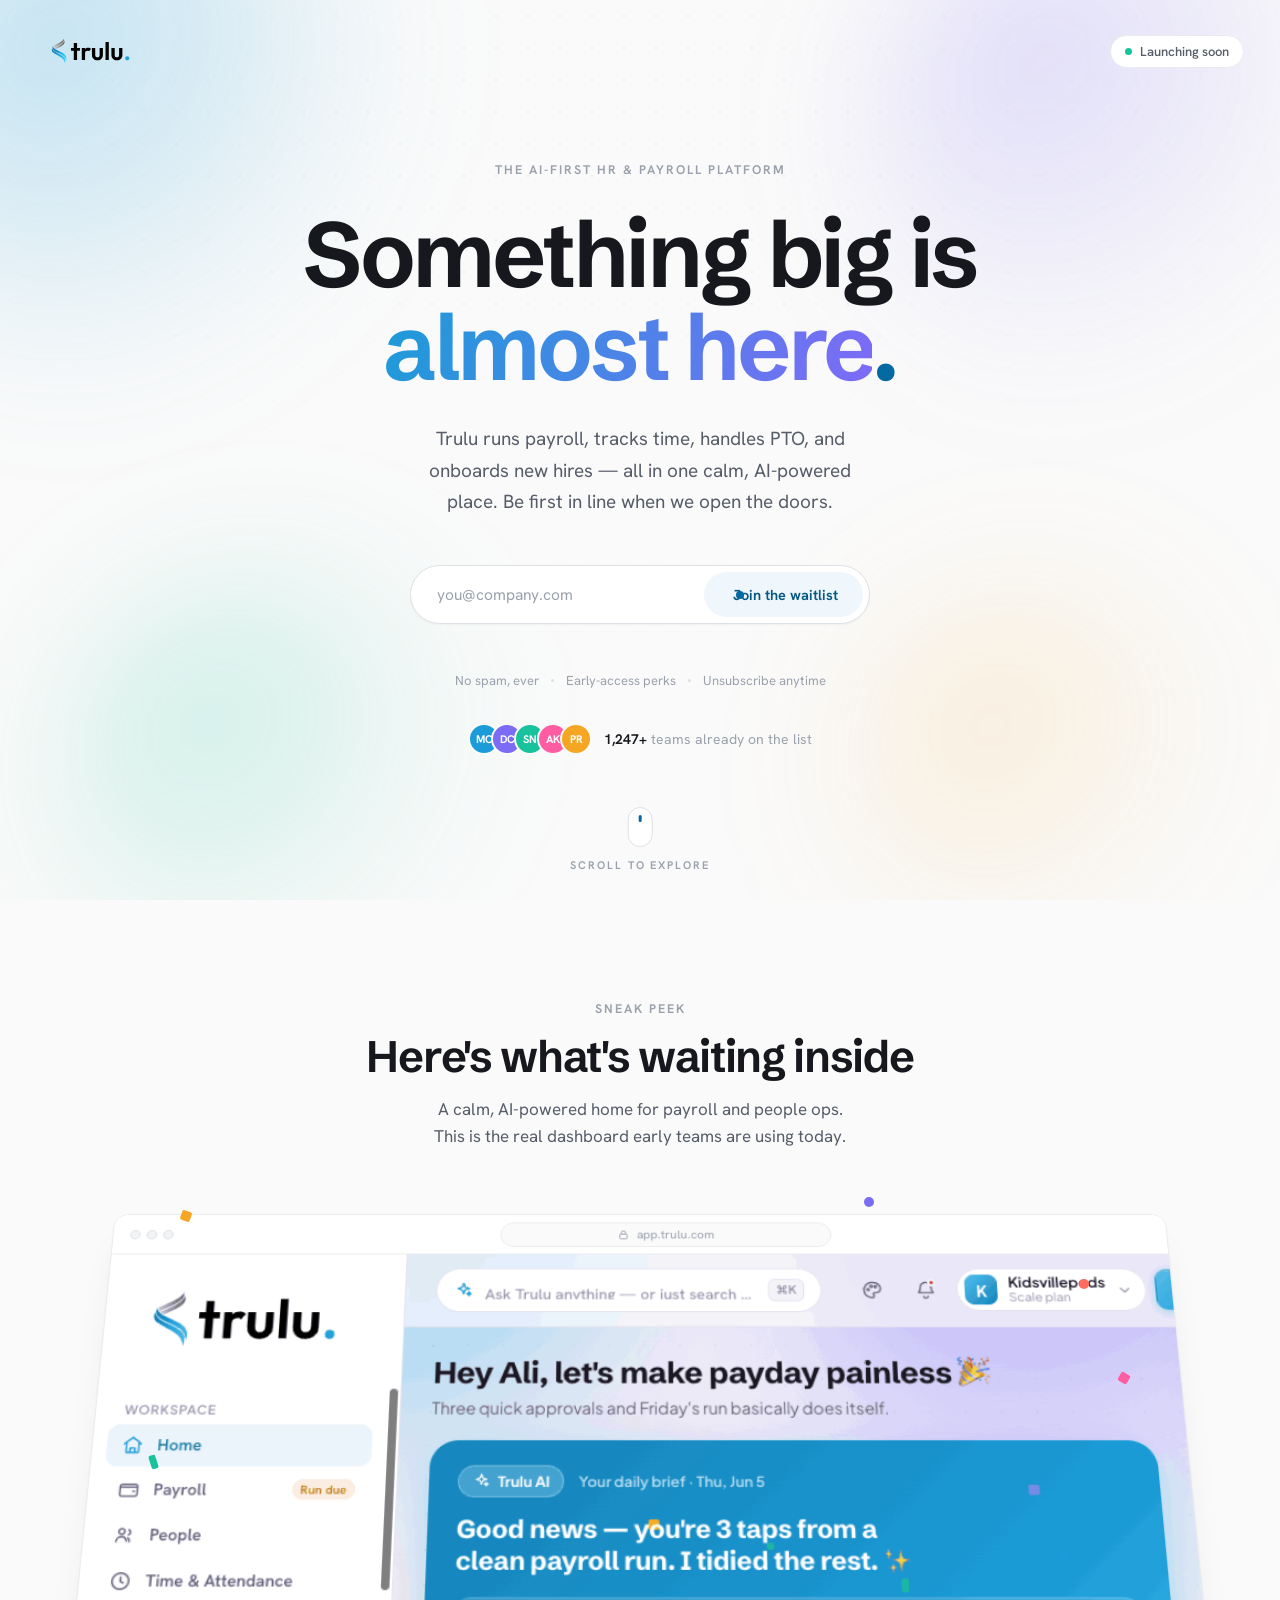
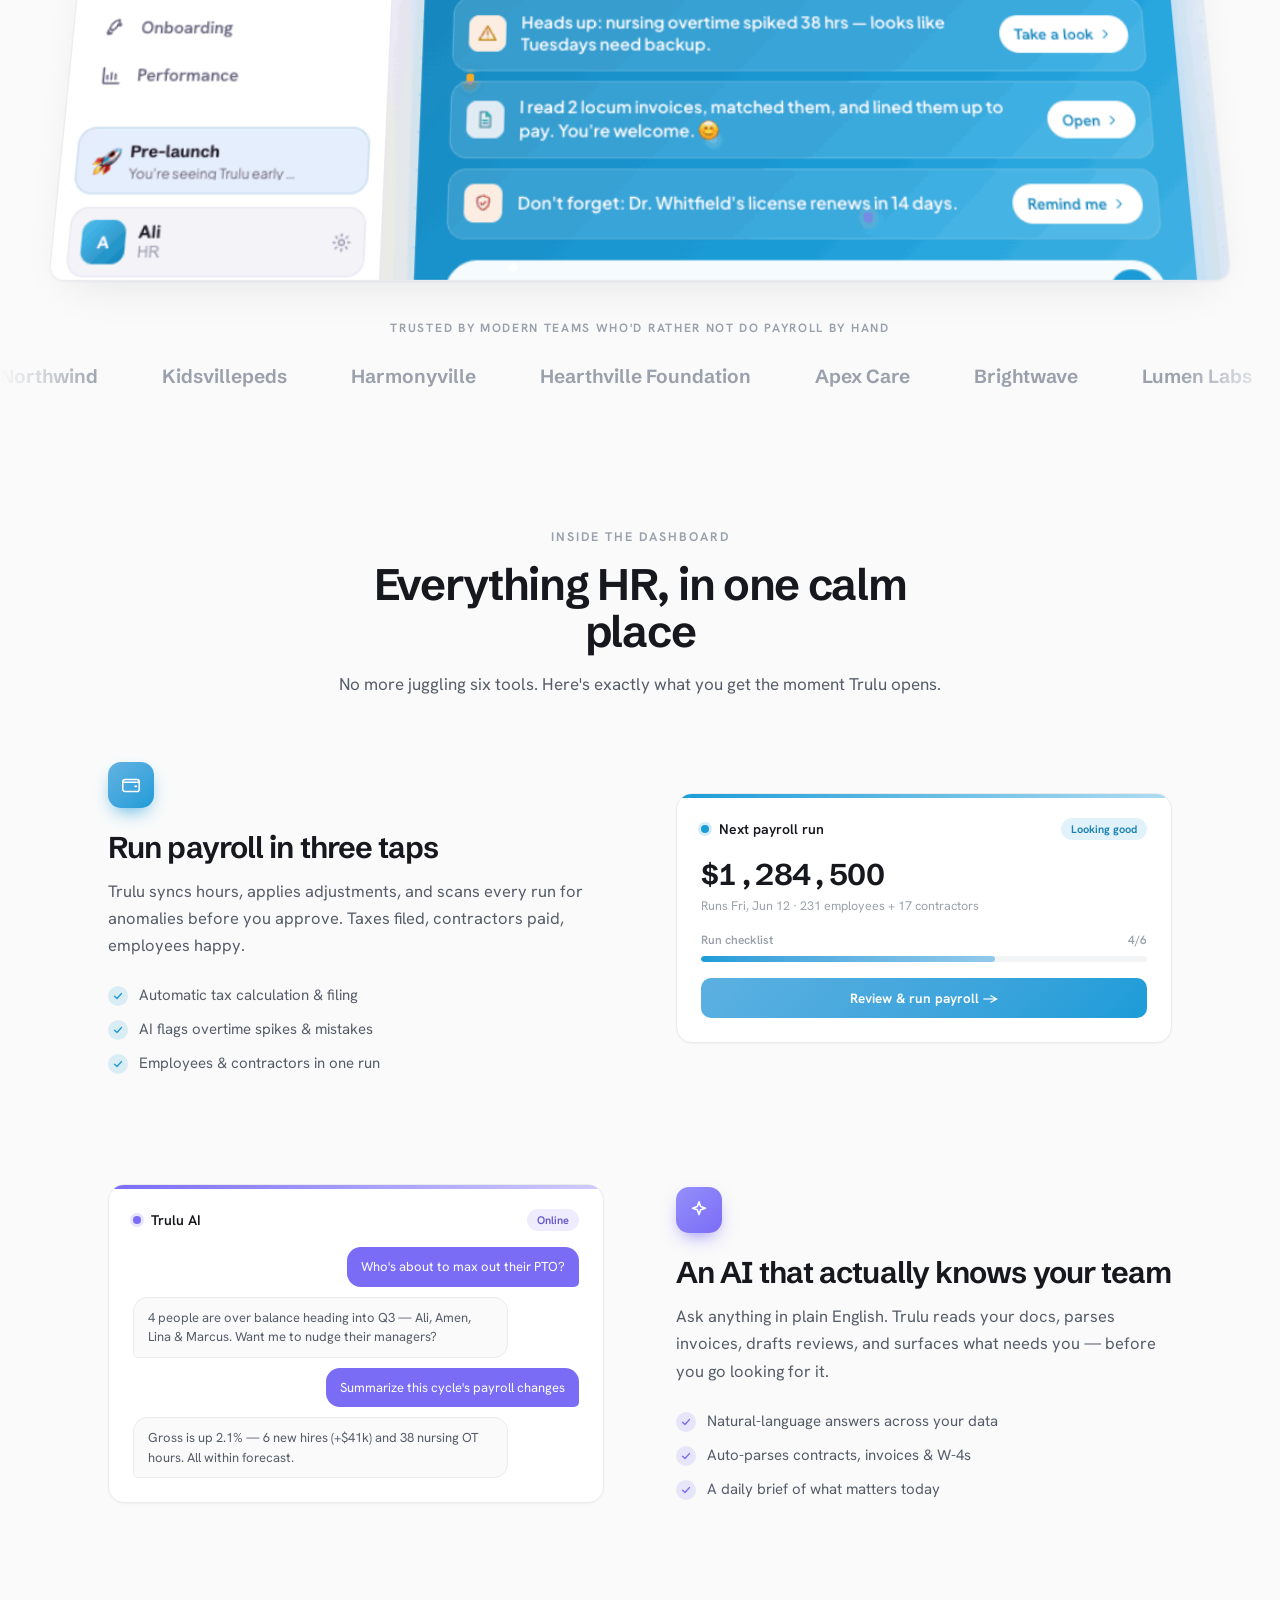
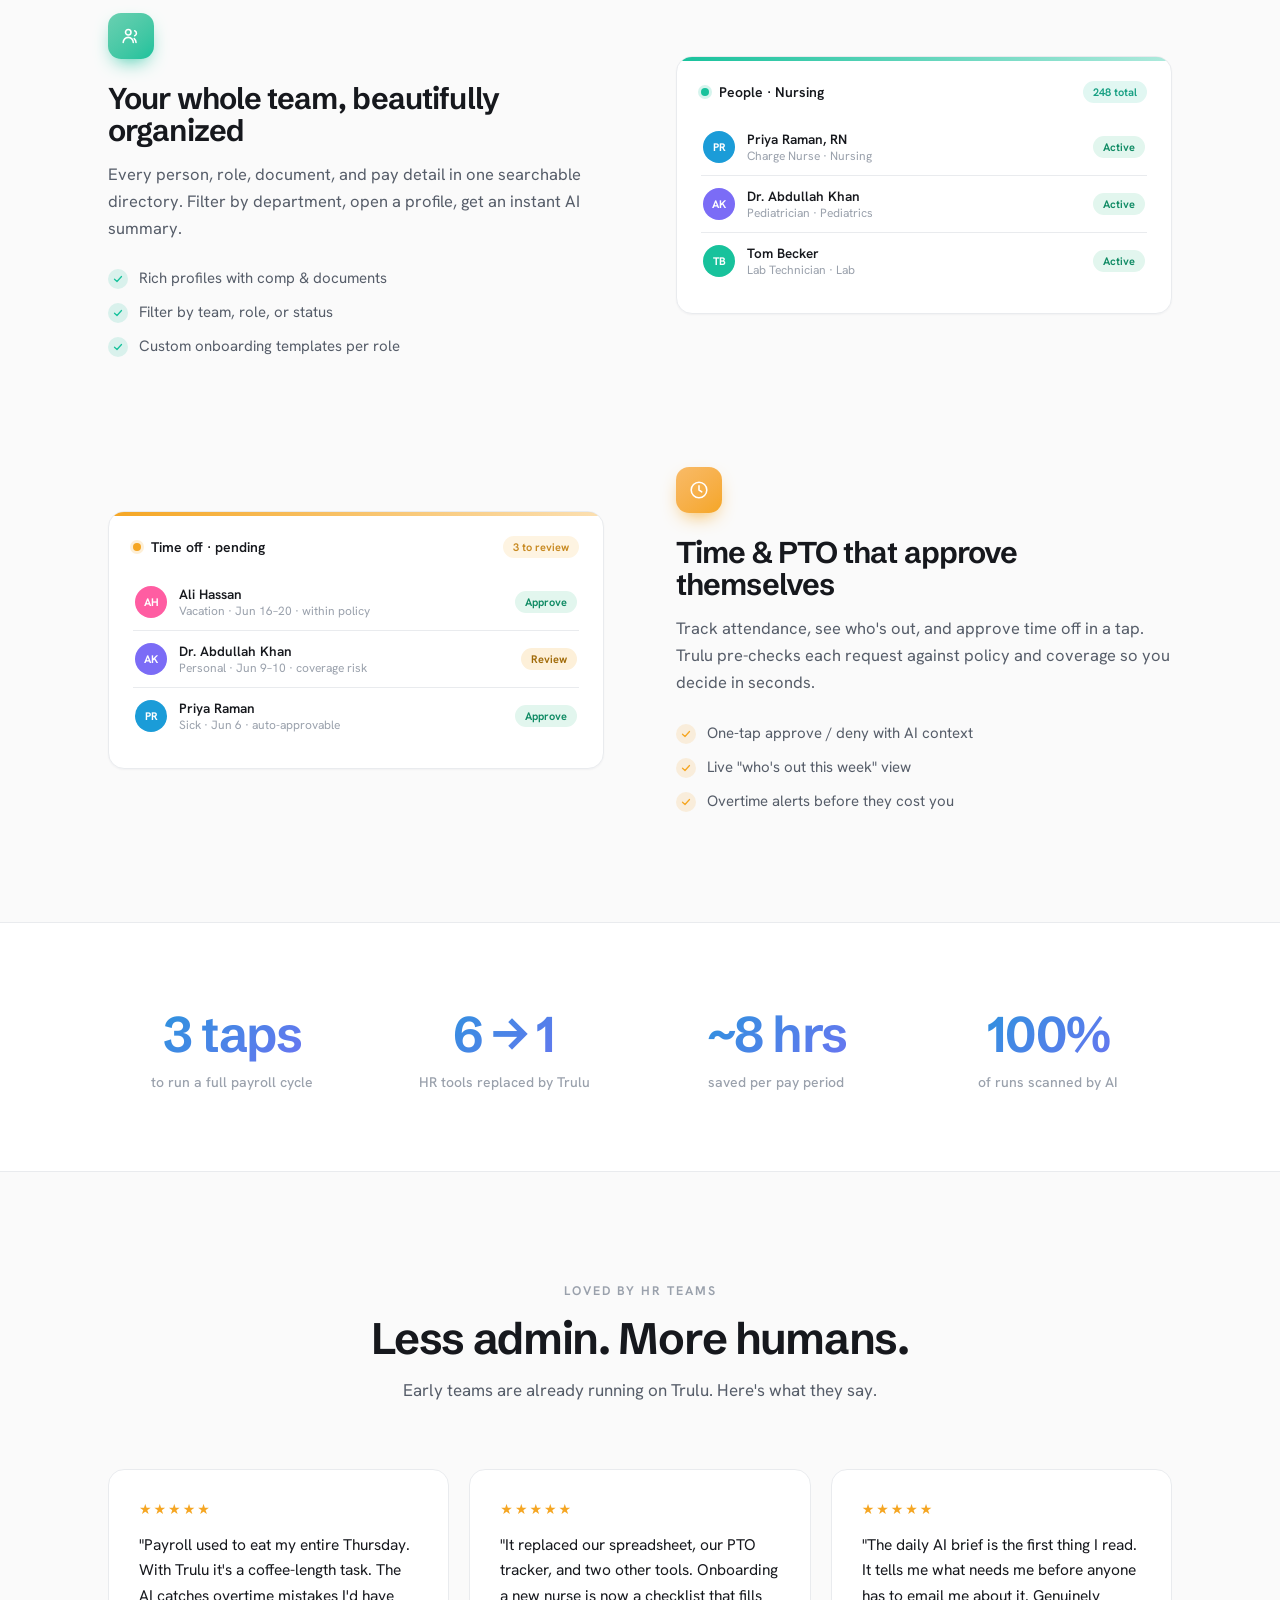
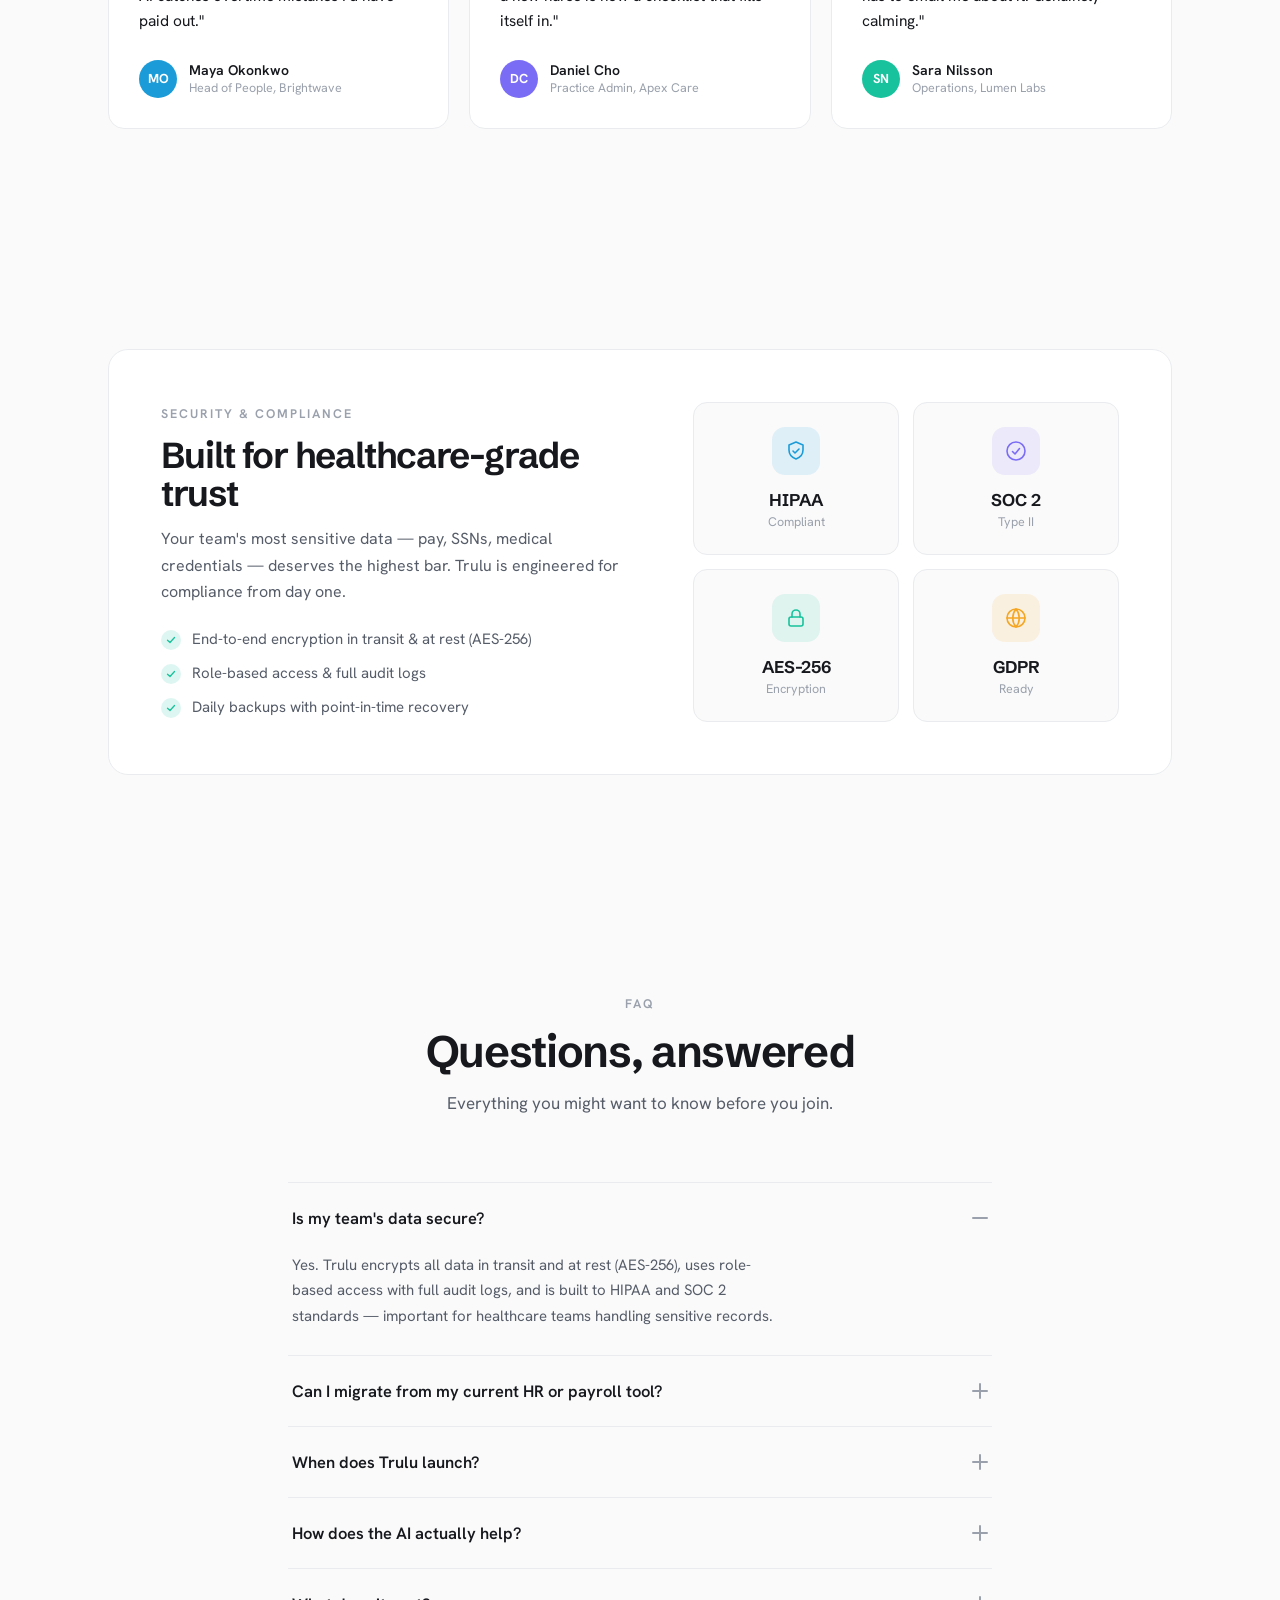
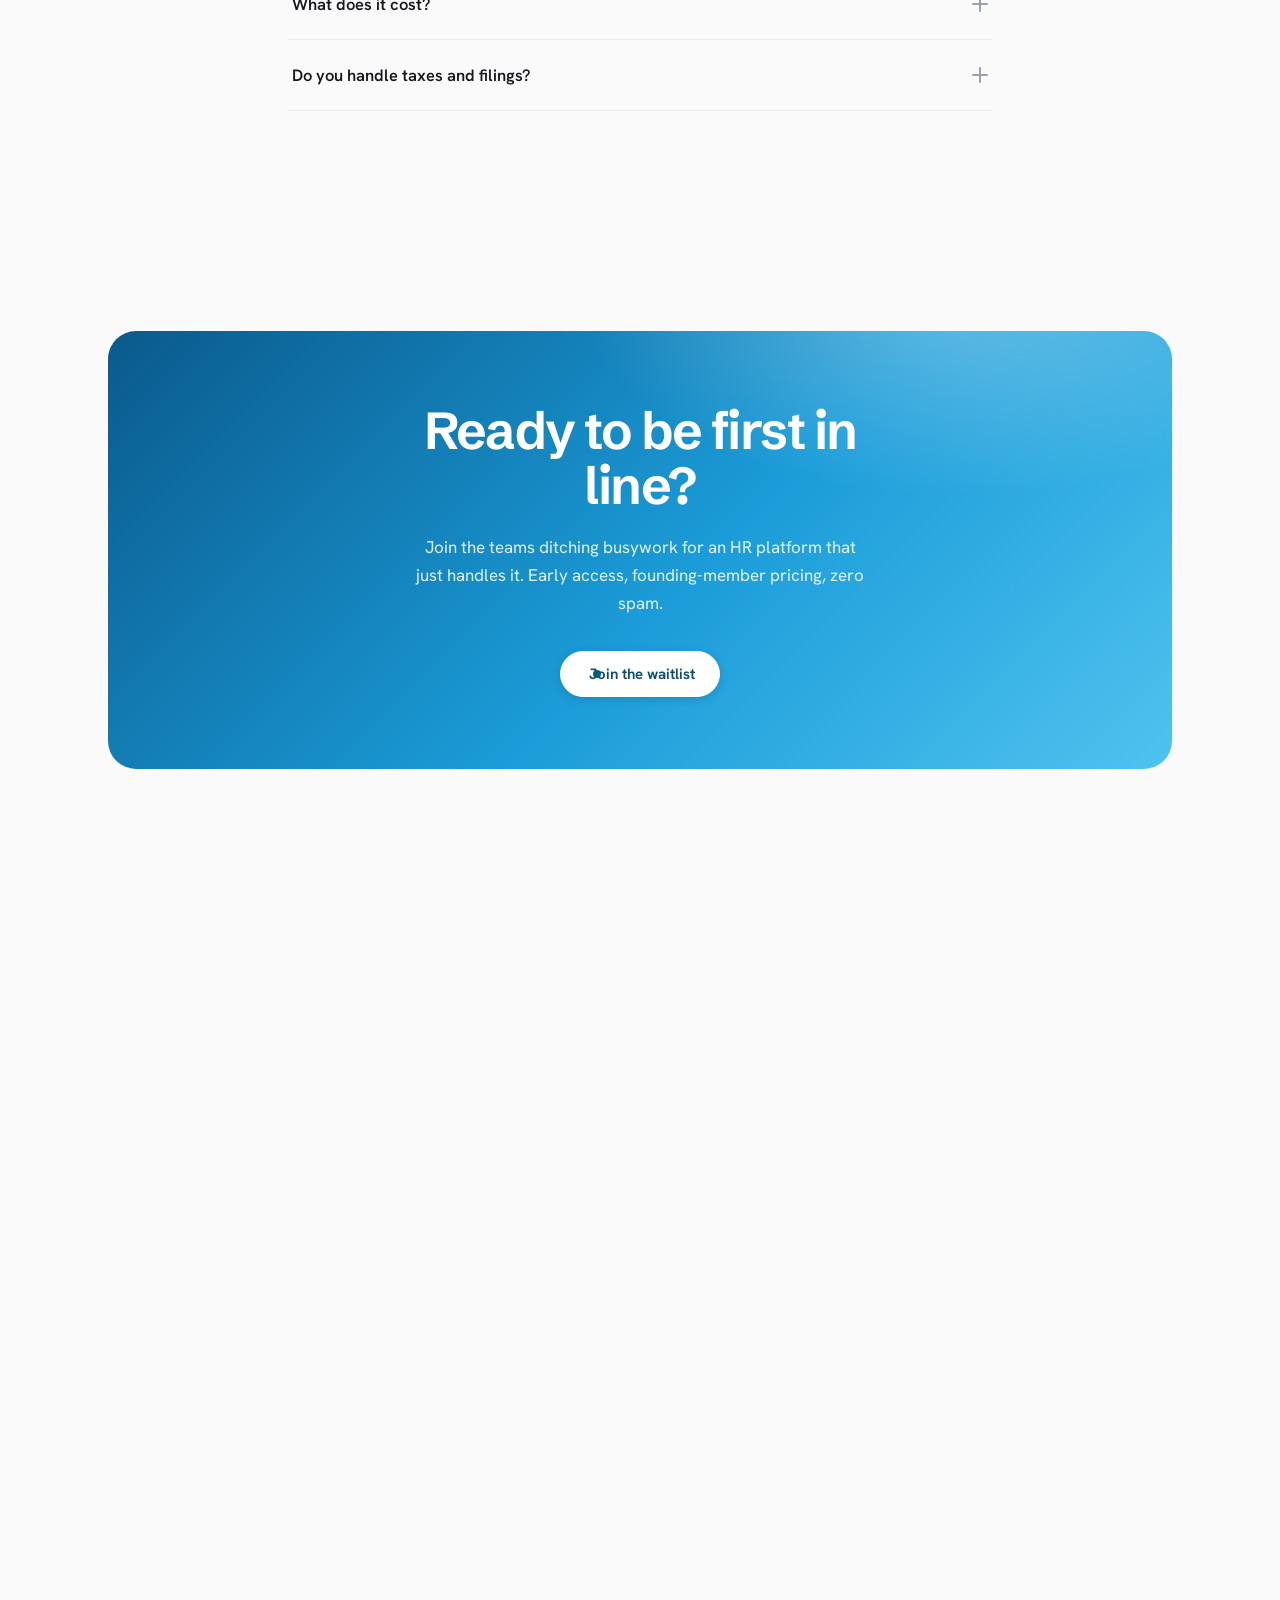
<file: index.html>
<!DOCTYPE html>
<html lang="en" data-theme="light">
<head>
<meta charset="UTF-8" />
<meta name="viewport" content="width=device-width, initial-scale=1.0" />
<title>Trulu — Coming soon</title>
<meta name="description" content="Trulu is the AI-first HR & payroll platform. Join the waitlist, then scroll to see what's waiting inside." />
<link rel="preconnect" href="https://fonts.googleapis.com" />
<link rel="preconnect" href="https://fonts.gstatic.com" crossorigin />
<link href="https://fonts.googleapis.com/css2?family=Schibsted+Grotesk:wght@400;500;600;700&family=Hanken+Grotesk:wght@400;500;600;700&display=swap" rel="stylesheet" />
<link rel="stylesheet" href="brand.css" />
<link rel="stylesheet" href="site.css" />
</head>
<body id="top">

<!-- sticky nav — slides in after the hero -->
<nav class="site-nav" id="siteNav" aria-label="Site">
  <div class="wrap">
    <a class="nav-logo" href="#top" aria-label="Trulu home">
      <img src="assets/trulu-logo-v4.svg" alt="Trulu" />
    </a>
    <div class="nav-links">
      <a href="#product">Product</a>
      <a href="#features">Features</a>
      <a href="#security">Security</a>
      <a href="#faq">FAQ</a>
    </div>
    <button class="ihb nav-cta" data-scroll-top>
      <span class="ihb-text">Join the waitlist</span>
      <span class="ihb-hover">Join the waitlist <svg width="16" height="16" viewBox="0 0 24 24" fill="none" stroke="currentColor" stroke-width="2" stroke-linecap="round" stroke-linejoin="round"><path d="M5 12h14"/><path d="m12 5 7 7-7 7"/></svg></span>
      <span class="ihb-dot" aria-hidden="true"></span>
    </button>
  </div>
</nav>

<!-- ============ HERO — coming soon + waitlist (100vh) ============ -->
<header class="hero" id="hero">
  <div class="hero-art" aria-hidden="true">
    <span class="blob b1"></span><span class="blob b2"></span><span class="blob b3"></span><span class="blob b4"></span>
    <div class="hero-grid"></div>
  </div>
  <div class="cs-particles" id="particles" aria-hidden="true"></div>

  <div class="cs-top">
    <a class="cs-logo" href="#top" aria-label="Trulu">
      <img src="assets/trulu-logo-v4.svg" alt="Trulu" />
    </a>
    <span class="cs-pill"><span class="dot"></span> Launching soon</span>
  </div>

  <div class="cs-main">
    <!-- form view -->
    <div id="csForm" class="cs-stack">
      <span class="cs-eyebrow cs-reveal d1">The AI-first HR &amp; payroll platform</span>

      <h1 class="cs-h1 cs-reveal d2">Something big is<br /><span class="grad">almost here</span><span class="hd-dot">.</span></h1>
      <p class="cs-sub cs-reveal d3">Trulu runs payroll, tracks time, handles PTO, and onboards new hires — all in one calm, AI-powered place. Be first in line when we open the doors.</p>

      <form class="cs-form cs-reveal d4" id="waitForm" novalidate>
        <div class="cs-field">
          <input id="csEmail" type="email" placeholder="you@company.com" autocomplete="email" aria-label="Email address" required />
          <button type="submit" id="csSubmit" class="ihb ihb-tint">
            <span class="ihb-text">Join the waitlist</span>
            <span class="ihb-hover">Join the waitlist <svg width="16" height="16" viewBox="0 0 24 24" fill="none" stroke="currentColor" stroke-width="2" stroke-linecap="round" stroke-linejoin="round"><path d="M5 12h14"/><path d="m12 5 7 7-7 7"/></svg></span>
            <span class="ihb-dot" aria-hidden="true"></span>
          </button>
        </div>
        <div class="cs-err" id="csErr"></div>
        <div class="cs-note">
          <span>No spam, ever</span><i></i>
          <span>Early-access perks</span><i></i>
          <span>Unsubscribe anytime</span>
        </div>
      </form>

      <div class="cs-proof cs-reveal d5">
        <div class="cs-avs">
          <span style="background:#1b9cd8">MO</span>
          <span style="background:#7b6cf6">DC</span>
          <span style="background:#18c29c">SN</span>
          <span style="background:#ff5da2">AK</span>
          <span style="background:#f5a623">PR</span>
        </div>
        <p><b id="csCount">1,200+</b> teams already on the list</p>
      </div>
    </div>

    <!-- success view -->
    <div class="cs-success" id="csSuccess">
      <div class="ring">
        <svg width="40" height="40" viewBox="0 0 24 24" fill="none" stroke="currentColor" stroke-width="2.2" stroke-linecap="round" stroke-linejoin="round"><path d="M5 12.5 10 17l9-10"/></svg>
      </div>
      <h2>You're on the list.</h2>
      <p id="csSuccessMsg">We'll email <b>you</b> the moment Trulu opens. Keep an eye on your inbox for early-access perks.</p>
      <div class="cs-spot"><span class="n" id="csSpot">#1,248</span><span class="t">your spot in line</span></div>
      <div class="cs-share">
        <a href="#" data-share="x" aria-label="Share on X"><svg width="17" height="17" viewBox="0 0 24 24" fill="currentColor"><path d="M18.2 3h3.3l-7.2 8.2L22.7 21h-6.6l-5.2-6.8L4.9 21H1.6l7.7-8.8L1.3 3H8l4.7 6.2L18.2 3Zm-1.2 16h1.8L7.1 4.9H5.2L17 19Z"/></svg></a>
        <a href="#" data-share="linkedin" aria-label="Share on LinkedIn"><svg width="17" height="17" viewBox="0 0 24 24" fill="currentColor"><path d="M4.98 3.5A2.5 2.5 0 1 0 5 8.5a2.5 2.5 0 0 0-.02-5ZM3 9h4v12H3V9Zm6 0h3.8v1.7h.05c.53-1 1.83-2.05 3.76-2.05C20.4 8.65 22 10.6 22 14.1V21h-4v-6.1c0-1.45-.03-3.3-2-3.3-2 0-2.3 1.57-2.3 3.2V21H9V9Z"/></svg></a>
        <a href="#" data-share="copy" aria-label="Copy link" id="csCopy"><svg width="17" height="17" viewBox="0 0 24 24" fill="none" stroke="currentColor" stroke-width="1.8" stroke-linecap="round" stroke-linejoin="round"><rect x="9" y="9" width="11" height="11" rx="2.5"/><path d="M5 15V5a2 2 0 0 1 2-2h10"/></svg></a>
      </div>
      <a class="cs-explore" href="#product">See what's waiting inside
        <svg width="16" height="16" viewBox="0 0 24 24" fill="none" stroke="currentColor" stroke-width="2" stroke-linecap="round" stroke-linejoin="round"><path d="M12 5v14M6 13l6 6 6-6"/></svg>
      </a>
    </div>
  </div>

  <a class="cs-scroll" href="#product" aria-label="Scroll down to explore">
    <span class="mouse"><i></i></span>
    Scroll to explore
  </a>
</header>

<main>

  <!-- ============ PRODUCT SHOT ============ -->
  <section class="shot-sec" id="product">
    <div class="wrap">
      <div class="sec-head reveal">
        <span class="sec-kicker">Sneak peek</span>
        <h2>Here's what's waiting inside</h2>
        <p>A calm, AI-powered home for payroll and people ops. This is the real dashboard early teams are using today.</p>
      </div>
      <div class="lp-shot reveal">
        <div class="lp-confetti" aria-hidden="true"><i></i><i></i><i></i><i></i><i></i><i></i></div>
        <div class="browser">
          <div class="browser-bar">
            <div class="browser-dots"><i></i><i></i><i></i></div>
            <div class="browser-url"><svg width="12" height="12" viewBox="0 0 24 24" fill="none" stroke="currentColor" stroke-width="2" stroke-linecap="round" stroke-linejoin="round"><rect x="5" y="11" width="14" height="10" rx="2"/><path d="M8 11V8a4 4 0 0 1 8 0v3"/></svg> app.trulu.com</div>
          </div>
          <img src="assets/hero-dashboard.png" alt="The Trulu dashboard showing the AI daily brief and payroll run" loading="lazy" />
        </div>
      </div>
    </div>
    <div class="lp-trust">
      <div class="wrap"><p>Trusted by modern teams who'd rather not do payroll by hand</p></div>
      <div class="lp-marquee" aria-label="Customer logos">
        <div class="lp-marquee-track">
          <span class="logo">Northwind</span>
          <span class="logo">Kidsvillepeds</span>
          <span class="logo">Harmonyville</span>
          <span class="logo">Hearthville Foundation</span>
          <span class="logo">Apex Care</span>
          <span class="logo">Brightwave</span>
          <span class="logo">Lumen Labs</span>
          <span class="logo">Cedar Pediatrics</span>
          <span class="logo">Riverside Clinic</span>
          <span class="logo">Sunnyside Care</span>
          <!-- duplicate set for seamless loop -->
          <span class="logo" aria-hidden="true">Northwind</span>
          <span class="logo" aria-hidden="true">Kidsvillepeds</span>
          <span class="logo" aria-hidden="true">Harmonyville</span>
          <span class="logo" aria-hidden="true">Hearthville Foundation</span>
          <span class="logo" aria-hidden="true">Apex Care</span>
          <span class="logo" aria-hidden="true">Brightwave</span>
          <span class="logo" aria-hidden="true">Lumen Labs</span>
          <span class="logo" aria-hidden="true">Cedar Pediatrics</span>
          <span class="logo" aria-hidden="true">Riverside Clinic</span>
          <span class="logo" aria-hidden="true">Sunnyside Care</span>
        </div>
      </div>
    </div>
  </section>

  <!-- ============ FEATURES — alternating rows ============ -->
  <section id="features">
    <div class="wrap">
      <div class="sec-head reveal">
        <span class="sec-kicker">Inside the dashboard</span>
        <h2>Everything HR, in one calm place</h2>
        <p>No more juggling six tools. Here's exactly what you get the moment Trulu opens.</p>
      </div>

      <!-- Feature 1: Payroll -->
      <div class="feat reveal" style="--fc:#1b9cd8">
        <div class="feat-text">
          <div class="feat-ico"><svg width="22" height="22" viewBox="0 0 24 24" fill="none" stroke="currentColor" stroke-width="1.7" stroke-linecap="round" stroke-linejoin="round"><rect x="3" y="6" width="18" height="13" rx="2.5"/><path d="M3 9h18M16.5 13.5h1.5"/></svg></div>
          <h3>Run payroll in three taps</h3>
          <p>Trulu syncs hours, applies adjustments, and scans every run for anomalies before you approve. Taxes filed, contractors paid, employees happy.</p>
          <ul class="feat-list">
            <li><span class="ck"><svg width="12" height="12" viewBox="0 0 24 24" fill="none" stroke="currentColor" stroke-width="2.6" stroke-linecap="round" stroke-linejoin="round"><path d="M5 12.5 10 17l9-10"/></svg></span> Automatic tax calculation &amp; filing</li>
            <li><span class="ck"><svg width="12" height="12" viewBox="0 0 24 24" fill="none" stroke="currentColor" stroke-width="2.6" stroke-linecap="round" stroke-linejoin="round"><path d="M5 12.5 10 17l9-10"/></svg></span> AI flags overtime spikes &amp; mistakes</li>
            <li><span class="ck"><svg width="12" height="12" viewBox="0 0 24 24" fill="none" stroke="currentColor" stroke-width="2.6" stroke-linecap="round" stroke-linejoin="round"><path d="M5 12.5 10 17l9-10"/></svg></span> Employees &amp; contractors in one run</li>
          </ul>
        </div>
        <div class="snip" aria-hidden="true">
          <div class="snip-head"><span class="snip-dot"></span><span class="snip-title">Next payroll run</span><span class="snip-tag">Looking good</span></div>
          <div class="snip-big">$1,284,500</div>
          <div class="snip-mut">Runs Fri, Jun 12 · 231 employees + 17 contractors</div>
          <div style="margin-top:18px;display:flex;justify-content:space-between;font-size:12px;color:var(--text-3);font-weight:600"><span>Run checklist</span><span>4/6</span></div>
          <div class="snip-bar" style="margin-top:8px"><i style="width:66%"></i></div>
          <button class="snip-btn">Review &amp; run payroll →</button>
        </div>
      </div>

      <!-- Feature 2: AI -->
      <div class="feat flip reveal" style="--fc:#7b6cf6">
        <div class="feat-text">
          <div class="feat-ico"><svg width="22" height="22" viewBox="0 0 24 24" fill="none" stroke="currentColor" stroke-width="1.7" stroke-linecap="round" stroke-linejoin="round"><path d="M12 3l1.8 5.2L19 10l-5.2 1.8L12 17l-1.8-5.2L5 10l5.2-1.8L12 3Z"/></svg></div>
          <h3>An AI that actually knows your team</h3>
          <p>Ask anything in plain English. Trulu reads your docs, parses invoices, drafts reviews, and surfaces what needs you — before you go looking for it.</p>
          <ul class="feat-list">
            <li><span class="ck"><svg width="12" height="12" viewBox="0 0 24 24" fill="none" stroke="currentColor" stroke-width="2.6" stroke-linecap="round" stroke-linejoin="round"><path d="M5 12.5 10 17l9-10"/></svg></span> Natural-language answers across your data</li>
            <li><span class="ck"><svg width="12" height="12" viewBox="0 0 24 24" fill="none" stroke="currentColor" stroke-width="2.6" stroke-linecap="round" stroke-linejoin="round"><path d="M5 12.5 10 17l9-10"/></svg></span> Auto-parses contracts, invoices &amp; W-4s</li>
            <li><span class="ck"><svg width="12" height="12" viewBox="0 0 24 24" fill="none" stroke="currentColor" stroke-width="2.6" stroke-linecap="round" stroke-linejoin="round"><path d="M5 12.5 10 17l9-10"/></svg></span> A daily brief of what matters today</li>
          </ul>
        </div>
        <div class="snip" aria-hidden="true">
          <div class="snip-head"><span class="snip-dot"></span><span class="snip-title">Trulu AI</span><span class="snip-tag">Online</span></div>
          <div class="snip-chat">
            <div class="snip-bubble me">Who's about to max out their PTO?</div>
            <div class="snip-bubble ai">4 people are over balance heading into Q3 — Ali, Amen, Lina &amp; Marcus. Want me to nudge their managers?</div>
            <div class="snip-bubble me">Summarize this cycle's payroll changes</div>
            <div class="snip-bubble ai">Gross is up 2.1% — 6 new hires (+$41k) and 38 nursing OT hours. All within forecast.</div>
          </div>
        </div>
      </div>

      <!-- Feature 3: People -->
      <div class="feat reveal" style="--fc:#18c29c">
        <div class="feat-text">
          <div class="feat-ico"><svg width="22" height="22" viewBox="0 0 24 24" fill="none" stroke="currentColor" stroke-width="1.7" stroke-linecap="round" stroke-linejoin="round"><circle cx="9" cy="8" r="3"/><path d="M3.5 19a5.5 5.5 0 0 1 11 0M16 6.2a3 3 0 0 1 0 5.6M17.5 19a5.5 5.5 0 0 0-2-4.2"/></svg></div>
          <h3>Your whole team, beautifully organized</h3>
          <p>Every person, role, document, and pay detail in one searchable directory. Filter by department, open a profile, get an instant AI summary.</p>
          <ul class="feat-list">
            <li><span class="ck"><svg width="12" height="12" viewBox="0 0 24 24" fill="none" stroke="currentColor" stroke-width="2.6" stroke-linecap="round" stroke-linejoin="round"><path d="M5 12.5 10 17l9-10"/></svg></span> Rich profiles with comp &amp; documents</li>
            <li><span class="ck"><svg width="12" height="12" viewBox="0 0 24 24" fill="none" stroke="currentColor" stroke-width="2.6" stroke-linecap="round" stroke-linejoin="round"><path d="M5 12.5 10 17l9-10"/></svg></span> Filter by team, role, or status</li>
            <li><span class="ck"><svg width="12" height="12" viewBox="0 0 24 24" fill="none" stroke="currentColor" stroke-width="2.6" stroke-linecap="round" stroke-linejoin="round"><path d="M5 12.5 10 17l9-10"/></svg></span> Custom onboarding templates per role</li>
          </ul>
        </div>
        <div class="snip" aria-hidden="true">
          <div class="snip-head"><span class="snip-dot"></span><span class="snip-title">People · Nursing</span><span class="snip-tag">248 total</span></div>
          <div class="snip-row"><span class="snip-av" style="background:#1b9cd8">PR</span><div><div class="snip-name">Priya Raman, RN</div><div class="snip-meta">Charge Nurse · Nursing</div></div><span class="snip-pill ok">Active</span></div>
          <div class="snip-row"><span class="snip-av" style="background:#7b6cf6">AK</span><div><div class="snip-name">Dr. Abdullah Khan</div><div class="snip-meta">Pediatrician · Pediatrics</div></div><span class="snip-pill ok">Active</span></div>
          <div class="snip-row"><span class="snip-av" style="background:#18c29c">TB</span><div><div class="snip-name">Tom Becker</div><div class="snip-meta">Lab Technician · Lab</div></div><span class="snip-pill ok">Active</span></div>
        </div>
      </div>

      <!-- Feature 4: Time & PTO -->
      <div class="feat flip reveal" style="--fc:#f5a623">
        <div class="feat-text">
          <div class="feat-ico"><svg width="22" height="22" viewBox="0 0 24 24" fill="none" stroke="currentColor" stroke-width="1.7" stroke-linecap="round" stroke-linejoin="round"><circle cx="12" cy="12" r="8.5"/><path d="M12 7.5V12l3 2"/></svg></div>
          <h3>Time &amp; PTO that approve themselves</h3>
          <p>Track attendance, see who's out, and approve time off in a tap. Trulu pre-checks each request against policy and coverage so you decide in seconds.</p>
          <ul class="feat-list">
            <li><span class="ck"><svg width="12" height="12" viewBox="0 0 24 24" fill="none" stroke="currentColor" stroke-width="2.6" stroke-linecap="round" stroke-linejoin="round"><path d="M5 12.5 10 17l9-10"/></svg></span> One-tap approve / deny with AI context</li>
            <li><span class="ck"><svg width="12" height="12" viewBox="0 0 24 24" fill="none" stroke="currentColor" stroke-width="2.6" stroke-linecap="round" stroke-linejoin="round"><path d="M5 12.5 10 17l9-10"/></svg></span> Live "who's out this week" view</li>
            <li><span class="ck"><svg width="12" height="12" viewBox="0 0 24 24" fill="none" stroke="currentColor" stroke-width="2.6" stroke-linecap="round" stroke-linejoin="round"><path d="M5 12.5 10 17l9-10"/></svg></span> Overtime alerts before they cost you</li>
          </ul>
        </div>
        <div class="snip" aria-hidden="true">
          <div class="snip-head"><span class="snip-dot"></span><span class="snip-title">Time off · pending</span><span class="snip-tag">3 to review</span></div>
          <div class="snip-row"><span class="snip-av" style="background:#ff5da2">AH</span><div><div class="snip-name">Ali Hassan</div><div class="snip-meta">Vacation · Jun 16–20 · within policy</div></div><span class="snip-pill ok">Approve</span></div>
          <div class="snip-row"><span class="snip-av" style="background:#7b6cf6">AK</span><div><div class="snip-name">Dr. Abdullah Khan</div><div class="snip-meta">Personal · Jun 9–10 · coverage risk</div></div><span class="snip-pill warn">Review</span></div>
          <div class="snip-row"><span class="snip-av" style="background:#1b9cd8">PR</span><div><div class="snip-name">Priya Raman</div><div class="snip-meta">Sick · Jun 6 · auto-approvable</div></div><span class="snip-pill ok">Approve</span></div>
        </div>
      </div>
    </div>
  </section>

  <!-- ============ STATS ============ -->
  <section class="lp-stats" id="stats">
    <div class="wrap">
      <div class="grid">
        <div class="lp-stat reveal"><div class="n">3 taps</div><div class="l">to run a full payroll cycle</div></div>
        <div class="lp-stat reveal"><div class="n">6 → 1</div><div class="l">HR tools replaced by Trulu</div></div>
        <div class="lp-stat reveal"><div class="n">~8 hrs</div><div class="l">saved per pay period</div></div>
        <div class="lp-stat reveal"><div class="n">100%</div><div class="l">of runs scanned by AI</div></div>
      </div>
    </div>
  </section>

  <!-- ============ TESTIMONIALS ============ -->
  <section id="reviews">
    <div class="wrap">
      <div class="sec-head reveal">
        <span class="sec-kicker">Loved by HR teams</span>
        <h2>Less admin. More humans.</h2>
        <p>Early teams are already running on Trulu. Here's what they say.</p>
      </div>
      <div class="lp-tcards">
        <div class="tcard reveal">
          <div class="stars">★★★★★</div>
          <p class="quote">"Payroll used to eat my entire Thursday. With Trulu it's a coffee-length task. The AI catches overtime mistakes I'd have paid out."</p>
          <div class="who"><span class="av" style="background:#1b9cd8">MO</span><div><div class="nm">Maya Okonkwo</div><div class="rl">Head of People, Brightwave</div></div></div>
        </div>
        <div class="tcard reveal">
          <div class="stars">★★★★★</div>
          <p class="quote">"It replaced our spreadsheet, our PTO tracker, and two other tools. Onboarding a new nurse is now a checklist that fills itself in."</p>
          <div class="who"><span class="av" style="background:#7b6cf6">DC</span><div><div class="nm">Daniel Cho</div><div class="rl">Practice Admin, Apex Care</div></div></div>
        </div>
        <div class="tcard reveal">
          <div class="stars">★★★★★</div>
          <p class="quote">"The daily AI brief is the first thing I read. It tells me what needs me before anyone has to email me about it. Genuinely calming."</p>
          <div class="who"><span class="av" style="background:#18c29c">SN</span><div><div class="nm">Sara Nilsson</div><div class="rl">Operations, Lumen Labs</div></div></div>
        </div>
      </div>
    </div>
  </section>

  <!-- ============ SECURITY / HIPAA ============ -->
  <section id="security">
    <div class="wrap">
      <div class="lp-sec-band reveal">
        <div class="lp-sec-copy">
          <span class="sec-kicker">Security &amp; compliance</span>
          <h2>Built for healthcare-grade trust</h2>
          <p>Your team's most sensitive data — pay, SSNs, medical credentials — deserves the highest bar. Trulu is engineered for compliance from day one.</p>
          <ul class="feat-list" style="--fc:#18c29c">
            <li><span class="ck"><svg width="12" height="12" viewBox="0 0 24 24" fill="none" stroke="currentColor" stroke-width="2.6" stroke-linecap="round" stroke-linejoin="round"><path d="M5 12.5 10 17l9-10"/></svg></span> End-to-end encryption in transit &amp; at rest (AES-256)</li>
            <li><span class="ck"><svg width="12" height="12" viewBox="0 0 24 24" fill="none" stroke="currentColor" stroke-width="2.6" stroke-linecap="round" stroke-linejoin="round"><path d="M5 12.5 10 17l9-10"/></svg></span> Role-based access &amp; full audit logs</li>
            <li><span class="ck"><svg width="12" height="12" viewBox="0 0 24 24" fill="none" stroke="currentColor" stroke-width="2.6" stroke-linecap="round" stroke-linejoin="round"><path d="M5 12.5 10 17l9-10"/></svg></span> Daily backups with point-in-time recovery</li>
          </ul>
        </div>
        <div class="lp-badges">
          <div class="lp-badge"><span class="lp-badge-ic" style="--bc:#1b9cd8"><svg width="24" height="24" viewBox="0 0 24 24" fill="none" stroke="currentColor" stroke-width="1.6" stroke-linecap="round" stroke-linejoin="round"><path d="M12 3l7 3v5c0 4.5-3 7.5-7 9-4-1.5-7-4.5-7-9V6Z"/><path d="M9 12l2 2 4-4"/></svg></span><div class="lp-badge-t">HIPAA</div><div class="lp-badge-s">Compliant</div></div>
          <div class="lp-badge"><span class="lp-badge-ic" style="--bc:#7b6cf6"><svg width="24" height="24" viewBox="0 0 24 24" fill="none" stroke="currentColor" stroke-width="1.6" stroke-linecap="round" stroke-linejoin="round"><circle cx="12" cy="12" r="9"/><path d="M8.5 12.5 11 15l4.5-5.5"/></svg></span><div class="lp-badge-t">SOC 2</div><div class="lp-badge-s">Type II</div></div>
          <div class="lp-badge"><span class="lp-badge-ic" style="--bc:#18c29c"><svg width="24" height="24" viewBox="0 0 24 24" fill="none" stroke="currentColor" stroke-width="1.6" stroke-linecap="round" stroke-linejoin="round"><rect x="5" y="11" width="14" height="9" rx="2"/><path d="M8 11V8a4 4 0 0 1 8 0v3"/></svg></span><div class="lp-badge-t">AES-256</div><div class="lp-badge-s">Encryption</div></div>
          <div class="lp-badge"><span class="lp-badge-ic" style="--bc:#f5a623"><svg width="24" height="24" viewBox="0 0 24 24" fill="none" stroke="currentColor" stroke-width="1.6" stroke-linecap="round" stroke-linejoin="round"><circle cx="12" cy="12" r="9"/><path d="M3 12h18M12 3a14 14 0 0 1 0 18M12 3a14 14 0 0 0 0 18"/></svg></span><div class="lp-badge-t">GDPR</div><div class="lp-badge-s">Ready</div></div>
        </div>
      </div>
    </div>
  </section>

  <!-- ============ FAQ ============ -->
  <section id="faq">
    <div class="wrap lp-faq-wrap">
      <div class="sec-head reveal">
        <span class="sec-kicker">FAQ</span>
        <h2>Questions, answered</h2>
        <p>Everything you might want to know before you join.</p>
      </div>
      <div class="lp-faq reveal">
        <details class="lp-faq-item" open>
          <summary>Is my team's data secure?<span class="lp-faq-ic"></span></summary>
          <div class="lp-faq-a">Yes. Trulu encrypts all data in transit and at rest (AES-256), uses role-based access with full audit logs, and is built to HIPAA and SOC 2 standards — important for healthcare teams handling sensitive records.</div>
        </details>
        <details class="lp-faq-item">
          <summary>Can I migrate from my current HR or payroll tool?<span class="lp-faq-ic"></span></summary>
          <div class="lp-faq-a">Absolutely. Import your team via spreadsheet or a direct connection, and Trulu's AI will parse existing documents (offer letters, W-4s, licenses) to fill in profiles automatically. Most teams are set up in under a day.</div>
        </details>
        <details class="lp-faq-item">
          <summary>When does Trulu launch?<span class="lp-faq-ic"></span></summary>
          <div class="lp-faq-a">We're in pre-launch now. Join the waitlist to get early access, lock in founding-member pricing, and help shape the roadmap. We'll email you the moment your workspace is ready.</div>
        </details>
        <details class="lp-faq-item">
          <summary>How does the AI actually help?<span class="lp-faq-ic"></span></summary>
          <div class="lp-faq-a">Trulu AI reads across your whole workspace: it gives you a daily brief of what needs attention, scans every payroll run for anomalies, parses uploaded documents, drafts performance reviews, and answers plain-English questions about your team and pay.</div>
        </details>
        <details class="lp-faq-item">
          <summary>What does it cost?<span class="lp-faq-ic"></span></summary>
          <div class="lp-faq-a">Plans and founding-member pricing will be shared with waitlist members first. Pre-launch teams start free — join the waitlist to lock in early-access perks.</div>
        </details>
        <details class="lp-faq-item">
          <summary>Do you handle taxes and filings?<span class="lp-faq-ic"></span></summary>
          <div class="lp-faq-a">Yes — Trulu calculates, withholds, and files federal, state, and local payroll taxes automatically, for both employees and contractors, so nothing slips through the cracks.</div>
        </details>
      </div>
    </div>
  </section>

  <!-- ============ FINAL CTA ============ -->
  <section class="lp-ctaband" id="join">
    <div class="wrap">
      <div class="cta-inner reveal">
        <h2>Ready to be first in line?</h2>
        <p>Join the teams ditching busywork for an HR platform that just handles it. Early access, founding-member pricing, zero spam.</p>
        <button class="ihb ihb-white btn-lg" data-scroll-top>
          <span class="ihb-text">Join the waitlist</span>
          <span class="ihb-hover">Join the waitlist <svg width="17" height="17" viewBox="0 0 24 24" fill="none" stroke="currentColor" stroke-width="2" stroke-linecap="round" stroke-linejoin="round"><path d="M5 12h14"/><path d="m12 5 7 7-7 7"/></svg></span>
          <span class="ihb-dot" aria-hidden="true"></span>
        </button>
      </div>
    </div>
  </section>
</main>

<!-- ============ CINEMATIC FOOTER — curtain reveal ============
     The wrapper sits in normal flow with a clip-path; the footer inside is
     fixed to the viewport, so scrolling "lifts the page" off the footer. -->
<div class="cf-wrap" id="cfWrap">
  <footer class="cf">
    <div class="cf-aurora" aria-hidden="true"></div>
    <div class="cf-grid" aria-hidden="true"></div>
    <div class="cf-giant" id="cfGiant" aria-hidden="true">TRULU</div>

    <!-- diagonal marquee -->
    <div class="cf-marquee" aria-hidden="true">
      <div class="cf-marquee-track">
        <div class="cf-mi">
          <span>Payroll on autopilot</span><span class="s1">✦</span>
          <span>AI daily brief</span><span class="s2">✦</span>
          <span>Time &amp; PTO in one tap</span><span class="s1">✦</span>
          <span>Onboarding that fills itself in</span><span class="s2">✦</span>
          <span>HIPAA-grade privacy</span><span class="s1">✦</span>
        </div>
        <div class="cf-mi">
          <span>Payroll on autopilot</span><span class="s1">✦</span>
          <span>AI daily brief</span><span class="s2">✦</span>
          <span>Time &amp; PTO in one tap</span><span class="s1">✦</span>
          <span>Onboarding that fills itself in</span><span class="s2">✦</span>
          <span>HIPAA-grade privacy</span><span class="s1">✦</span>
        </div>
      </div>
    </div>

    <!-- center content -->
    <div class="cf-center">
      <img class="cf-logo" src="assets/trulu-logo-v4.svg" alt="Trulu" />
      <h2 class="cf-heading" id="cfHeading">See you on day one<span class="dot">.</span></h2>
      <div class="cf-links" id="cfLinks">
        <div class="cf-row">
          <button class="cf-pill cf-pill-lg magnetic" data-scroll-top>
            <svg width="18" height="18" viewBox="0 0 24 24" fill="none" stroke="currentColor" stroke-width="1.8" stroke-linecap="round" stroke-linejoin="round"><path d="M12 3l1.8 5.2L19 10l-5.2 1.8L12 17l-1.8-5.2L5 10l5.2-1.8L12 3Z"/></svg>
            Join the waitlist
          </button>
          <a class="cf-pill cf-pill-lg magnetic" href="mailto:hello@trulu.com">
            <svg width="18" height="18" viewBox="0 0 24 24" fill="none" stroke="currentColor" stroke-width="1.8" stroke-linecap="round" stroke-linejoin="round"><rect x="3" y="5" width="18" height="14" rx="2.5"/><path d="m3 7 9 6 9-6"/></svg>
            Email us
          </a>
        </div>
        <div class="cf-row">
          <a class="cf-pill magnetic" href="mailto:hello@trulu.com">Contact</a>
          <a class="cf-pill magnetic" href="#" data-share="copy">Copy link</a>
          <a class="cf-pill magnetic" href="#" data-share="x">Post on X</a>
          <a class="cf-pill magnetic" href="#" data-share="linkedin">Share on LinkedIn</a>
        </div>
      </div>
    </div>

    <!-- bottom bar -->
    <div class="cf-bottom">
      <div class="cf-copy">© 2026 Trulu, Inc. All rights reserved.</div>
      <div class="cf-pill cf-badge">
        <span>Crafted with</span><span class="cf-heart">❤</span><span>by</span><b>Trulu</b>
      </div>
      <button class="cf-pill cf-top magnetic" data-scroll-top aria-label="Back to top">
        <svg width="19" height="19" viewBox="0 0 24 24" fill="none" stroke="currentColor" stroke-width="2" stroke-linecap="round" stroke-linejoin="round"><path d="M5 10l7-7m0 0l7 7m-7-7v18"/></svg>
      </button>
    </div>
  </footer>
</div>

<div class="cs-burst" id="burst" aria-hidden="true"></div>

<script src="site.js"></script>
</body>
</html>
</file>
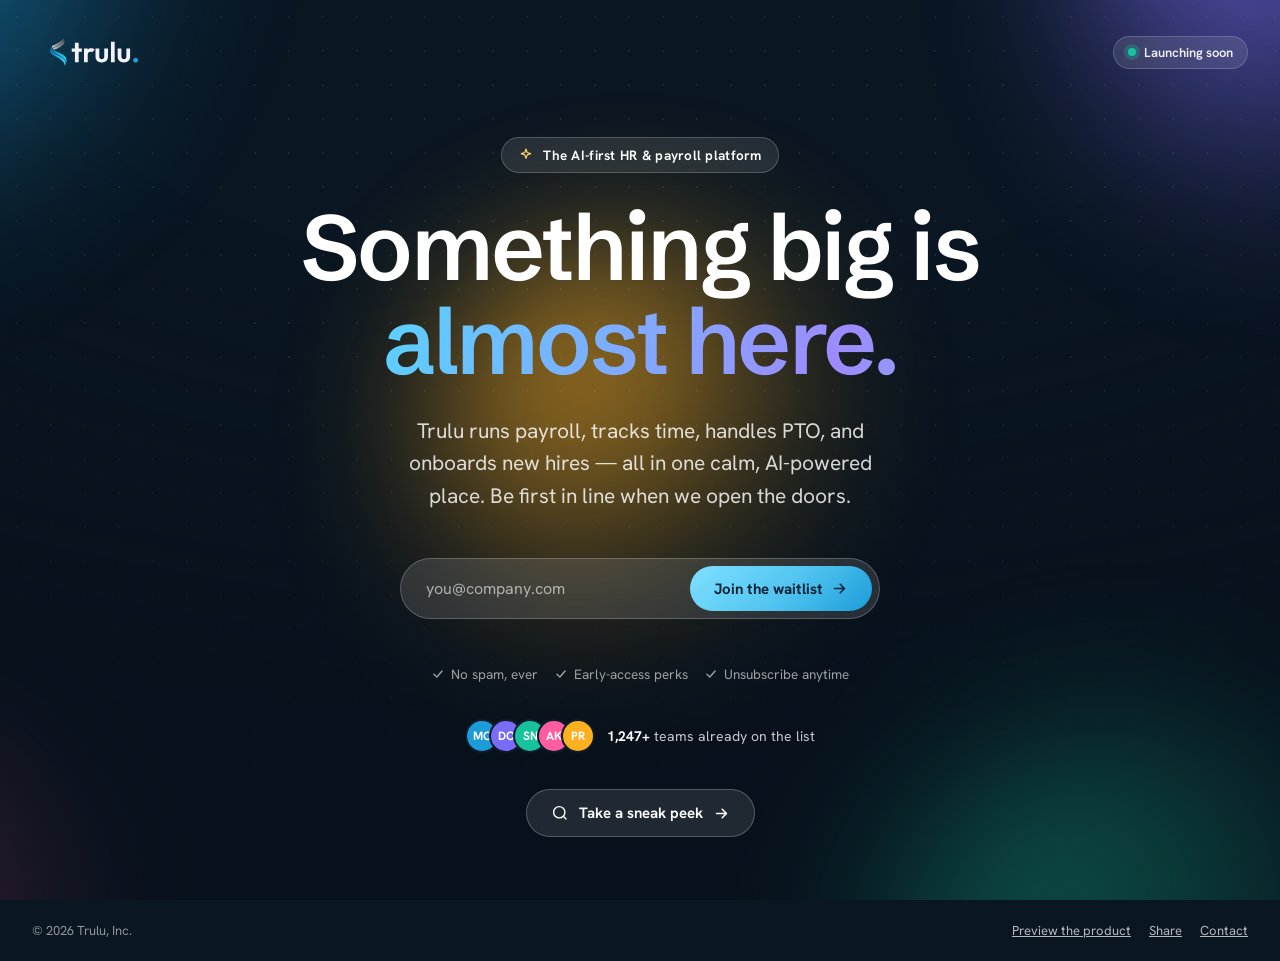
<file: project/Trulu Coming Soon.html>
<!DOCTYPE html>
<html lang="en" data-theme="dark">
<head>
<meta charset="UTF-8" />
<meta name="viewport" content="width=device-width, initial-scale=1.0" />
<title>Trulu — Coming soon</title>
<meta name="description" content="Trulu is the AI-first HR & payroll platform. Join the waitlist for early access." />
<link rel="preconnect" href="https://fonts.googleapis.com" />
<link rel="preconnect" href="https://fonts.gstatic.com" crossorigin />
<link href="https://fonts.googleapis.com/css2?family=Schibsted+Grotesk:wght@400;500;600;700;800&family=Hanken+Grotesk:wght@400;500;600;700&display=swap" rel="stylesheet" />
<link rel="stylesheet" href="brand.css" />
<link rel="stylesheet" href="coming-soon.css" />
<style>
  :root {
    --font-sans: "Hanken Grotesk", ui-sans-serif, system-ui, sans-serif;
    --font-display: "Schibsted Grotesk", ui-sans-serif, system-ui, sans-serif;
    --primary: #1b9cd8; --primary-strong: #1583b8; --primary-bright: #4fc3ef;
  }
  body { margin: 0; background: #0a1622; }
</style>
</head>
<body>
<div class="cs-root">

  <!-- animated background -->
  <div class="cs-mesh" aria-hidden="true">
    <span class="cs-m1"></span><span class="cs-m2"></span><span class="cs-m3"></span><span class="cs-m4"></span><span class="cs-m5"></span>
  </div>
  <div class="cs-grid" aria-hidden="true"></div>
  <div class="cs-vignette" aria-hidden="true"></div>
  <div class="cs-particles" id="particles" aria-hidden="true"></div>

  <!-- top bar -->
  <header class="cs-top">
    <a class="cs-logo" href="#" aria-label="Trulu">
      <img src="assets/trulu-logo-v4-dark.svg" alt="Trulu" />
    </a>
    <span class="cs-pill"><span class="dot"></span> Launching soon</span>
  </header>

  <!-- main -->
  <main class="cs-main">

    <!-- form view -->
    <div id="csForm" style="display:flex;flex-direction:column;align-items:center;width:100%">
      <span class="cs-eyebrow cs-reveal d1">
        <svg width="16" height="16" viewBox="0 0 24 24" fill="none" stroke="currentColor" stroke-width="1.8" stroke-linecap="round" stroke-linejoin="round"><path d="M12 3l1.8 5.2L19 10l-5.2 1.8L12 17l-1.8-5.2L5 10l5.2-1.8L12 3Z"/></svg>
        The AI-first HR &amp; payroll platform
      </span>

      <h1 class="cs-h1 cs-reveal d2">Something big is <span class="grad">almost here.</span></h1>
      <p class="cs-sub cs-reveal d3">Trulu runs payroll, tracks time, handles PTO, and onboards new hires — all in one calm, AI-powered place. Be first in line when we open the doors.</p>

      <!-- waitlist -->
      <form class="cs-form cs-reveal d5" id="waitForm" novalidate>
        <div class="cs-field">
          <input id="csEmail" type="email" placeholder="you@company.com" autocomplete="email" aria-label="Email address" required />
          <button type="submit" id="csSubmit">Join the waitlist
            <svg width="17" height="17" viewBox="0 0 24 24" fill="none" stroke="currentColor" stroke-width="2.2" stroke-linecap="round" stroke-linejoin="round"><path d="M5 12h14M13 6l6 6-6 6"/></svg>
          </button>
        </div>
        <div class="cs-err" id="csErr"></div>
        <div class="cs-note">
          <span><svg width="14" height="14" viewBox="0 0 24 24" fill="none" stroke="currentColor" stroke-width="2.4" stroke-linecap="round" stroke-linejoin="round"><path d="M5 12.5 10 17l9-10"/></svg> No spam, ever</span>
          <span><svg width="14" height="14" viewBox="0 0 24 24" fill="none" stroke="currentColor" stroke-width="2.4" stroke-linecap="round" stroke-linejoin="round"><path d="M5 12.5 10 17l9-10"/></svg> Early-access perks</span>
          <span><svg width="14" height="14" viewBox="0 0 24 24" fill="none" stroke="currentColor" stroke-width="2.4" stroke-linecap="round" stroke-linejoin="round"><path d="M5 12.5 10 17l9-10"/></svg> Unsubscribe anytime</span>
        </div>
      </form>

      <!-- social proof -->
      <div class="cs-proof cs-reveal d6">
        <div class="cs-avs">
          <span style="background:#1b9cd8">MO</span>
          <span style="background:#7b6cf6">DC</span>
          <span style="background:#18c29c">SN</span>
          <span style="background:#ff5da2">AK</span>
          <span style="background:#ffb020">PR</span>
        </div>
        <p><b id="csCount">1,200+</b> teams already on the list</p>
      </div>

      <a class="cs-explore cs-reveal d6" href="Trulu Landing.html">
        <svg width="18" height="18" viewBox="0 0 24 24" fill="none" stroke="currentColor" stroke-width="1.9" stroke-linecap="round" stroke-linejoin="round"><circle cx="11" cy="11" r="7.5"/><path d="m20 20-3.2-3.2"/></svg>
        Take a sneak peek
        <svg class="arr" width="17" height="17" viewBox="0 0 24 24" fill="none" stroke="currentColor" stroke-width="2.2" stroke-linecap="round" stroke-linejoin="round"><path d="M5 12h14M13 6l6 6-6 6"/></svg>
      </a>
    </div>

    <!-- success view -->
    <div class="cs-success" id="csSuccess">
      <div class="ring">
        <svg width="44" height="44" viewBox="0 0 24 24" fill="none" stroke="currentColor" stroke-width="2.4" stroke-linecap="round" stroke-linejoin="round"><path d="M5 12.5 10 17l9-10"/></svg>
      </div>
      <h2>You're on the list! 🎉</h2>
      <p id="csSuccessMsg">We'll email <b>you</b> the moment Trulu opens. Keep an eye on your inbox for early-access perks.</p>
      <div class="cs-spot"><span class="n" id="csSpot">#1,248</span><span class="t">your spot in line</span></div>
      <div class="cs-share">
        <a href="#" data-share="x" aria-label="Share on X"><svg width="18" height="18" viewBox="0 0 24 24" fill="currentColor"><path d="M18.2 3h3.3l-7.2 8.2L22.7 21h-6.6l-5.2-6.8L4.9 21H1.6l7.7-8.8L1.3 3H8l4.7 6.2L18.2 3Zm-1.2 16h1.8L7.1 4.9H5.2L17 19Z"/></svg></a>
        <a href="#" data-share="linkedin" aria-label="Share on LinkedIn"><svg width="18" height="18" viewBox="0 0 24 24" fill="currentColor"><path d="M4.98 3.5A2.5 2.5 0 1 0 5 8.5a2.5 2.5 0 0 0-.02-5ZM3 9h4v12H3V9Zm6 0h3.8v1.7h.05c.53-1 1.83-2.05 3.76-2.05C20.4 8.65 22 10.6 22 14.1V21h-4v-6.1c0-1.45-.03-3.3-2-3.3-2 0-2.3 1.57-2.3 3.2V21H9V9Z"/></svg></a>
        <a href="#" data-share="copy" aria-label="Copy link" id="csCopy"><svg width="18" height="18" viewBox="0 0 24 24" fill="none" stroke="currentColor" stroke-width="1.8" stroke-linecap="round" stroke-linejoin="round"><rect x="9" y="9" width="11" height="11" rx="2.5"/><path d="M5 15V5a2 2 0 0 1 2-2h10"/></svg></a>
      </div>
      <a class="cs-explore" href="Trulu Landing.html" style="margin-top:26px">
        <svg width="18" height="18" viewBox="0 0 24 24" fill="none" stroke="currentColor" stroke-width="1.9" stroke-linecap="round" stroke-linejoin="round"><circle cx="11" cy="11" r="7.5"/><path d="m20 20-3.2-3.2"/></svg>
        Explore the product
        <svg class="arr" width="17" height="17" viewBox="0 0 24 24" fill="none" stroke="currentColor" stroke-width="2.2" stroke-linecap="round" stroke-linejoin="round"><path d="M5 12h14M13 6l6 6-6 6"/></svg>
      </a>
    </div>
    </div>
  </main>

  <!-- footer -->
  <footer class="cs-foot">
    <span>© 2026 Trulu, Inc.</span>
    <div class="links">
      <a href="Trulu Landing.html">Preview the product</a>
      <a href="#" data-share="copy">Share</a>
      <a href="mailto:hello@trulu.com">Contact</a>
    </div>
  </footer>

  <div class="cs-burst" id="burst" aria-hidden="true"></div>
</div>

<template id="__bundler_thumbnail">
  <svg xmlns="http://www.w3.org/2000/svg" viewBox="0 0 100 100">
    <rect width="100" height="100" fill="#0a1622"/>
    <g transform="translate(30,32)">
      <path d="M2 36 C2 18 9 9 16 9 C23 9 25 23 25 31 C25 19 29 12 37 12" fill="none" stroke="#4fc3ef" stroke-width="7" stroke-linecap="round"/>
      <circle cx="2" cy="36" r="4" fill="#4fc3ef"/><circle cx="39" cy="10" r="4.5" fill="#5be7c4"/>
    </g>
  </svg>
</template>

<script src="coming-soon.js"></script>
</body>
</html>
</file>
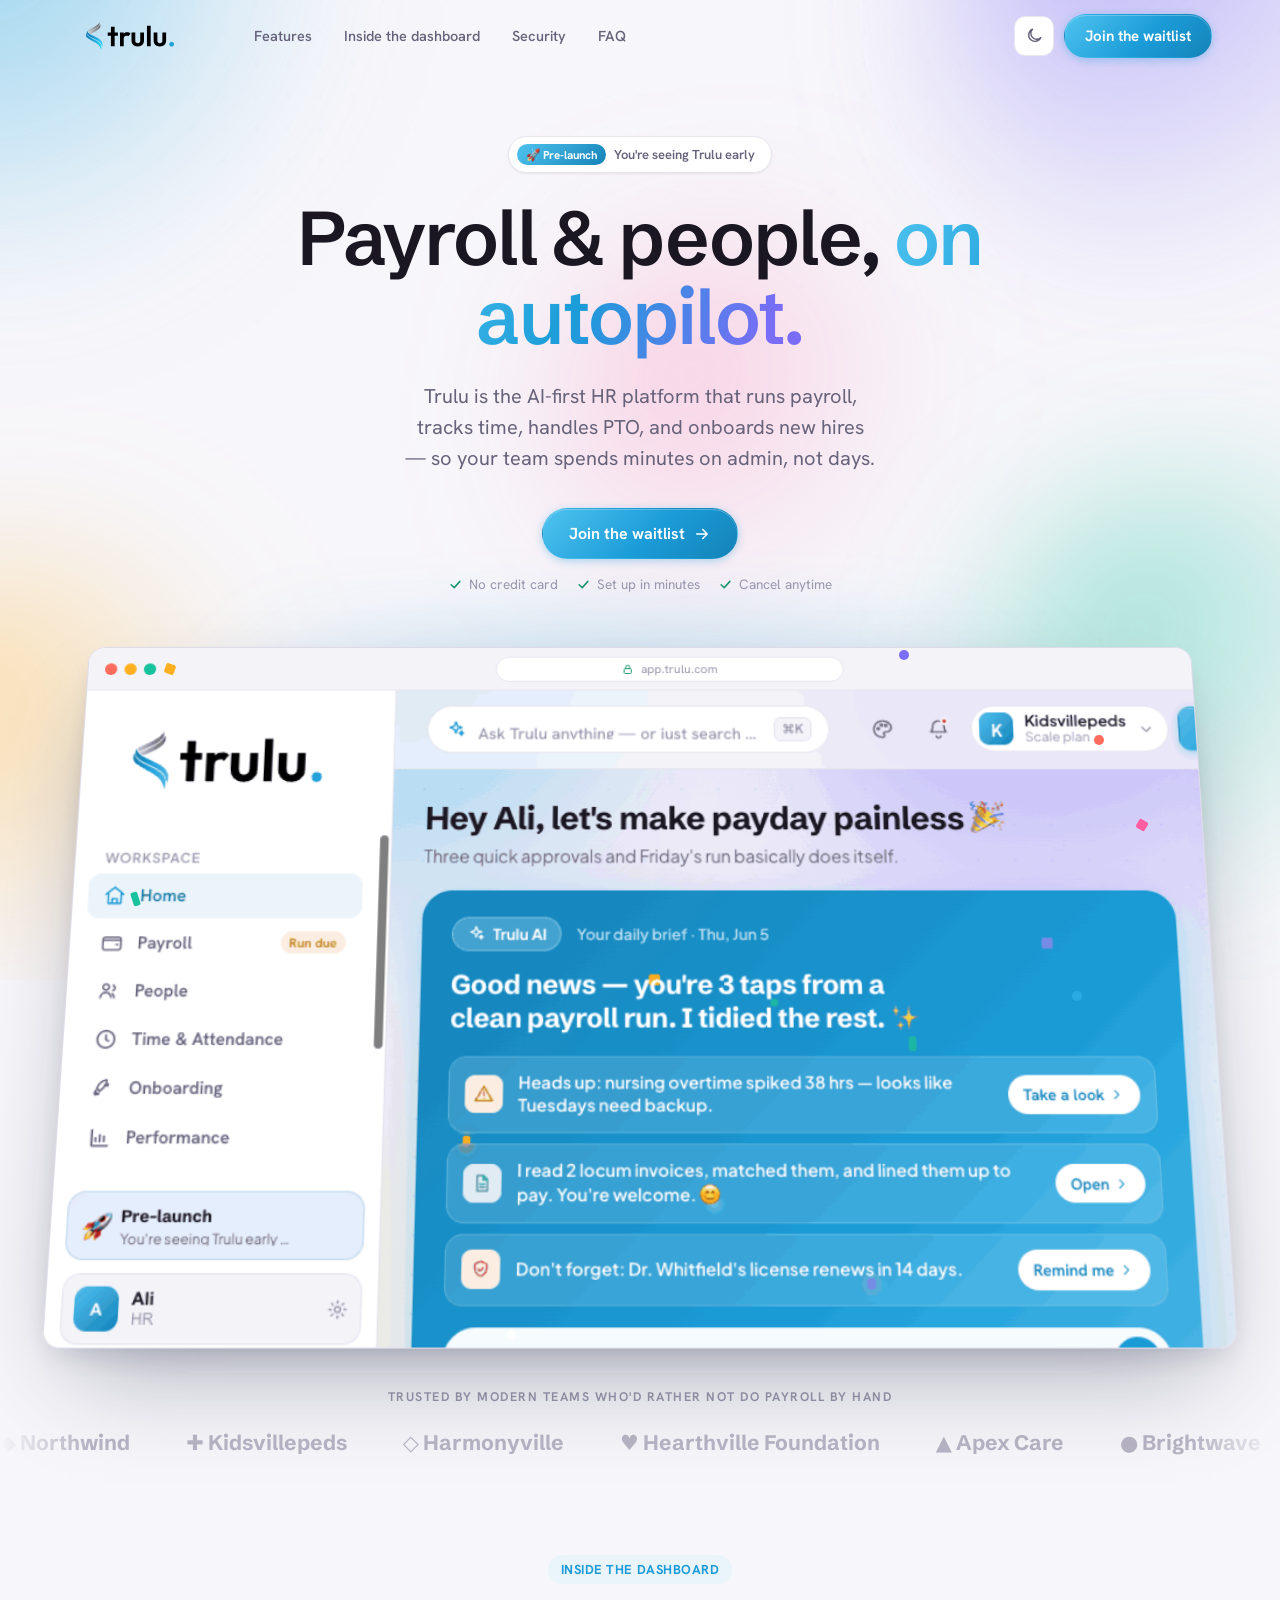
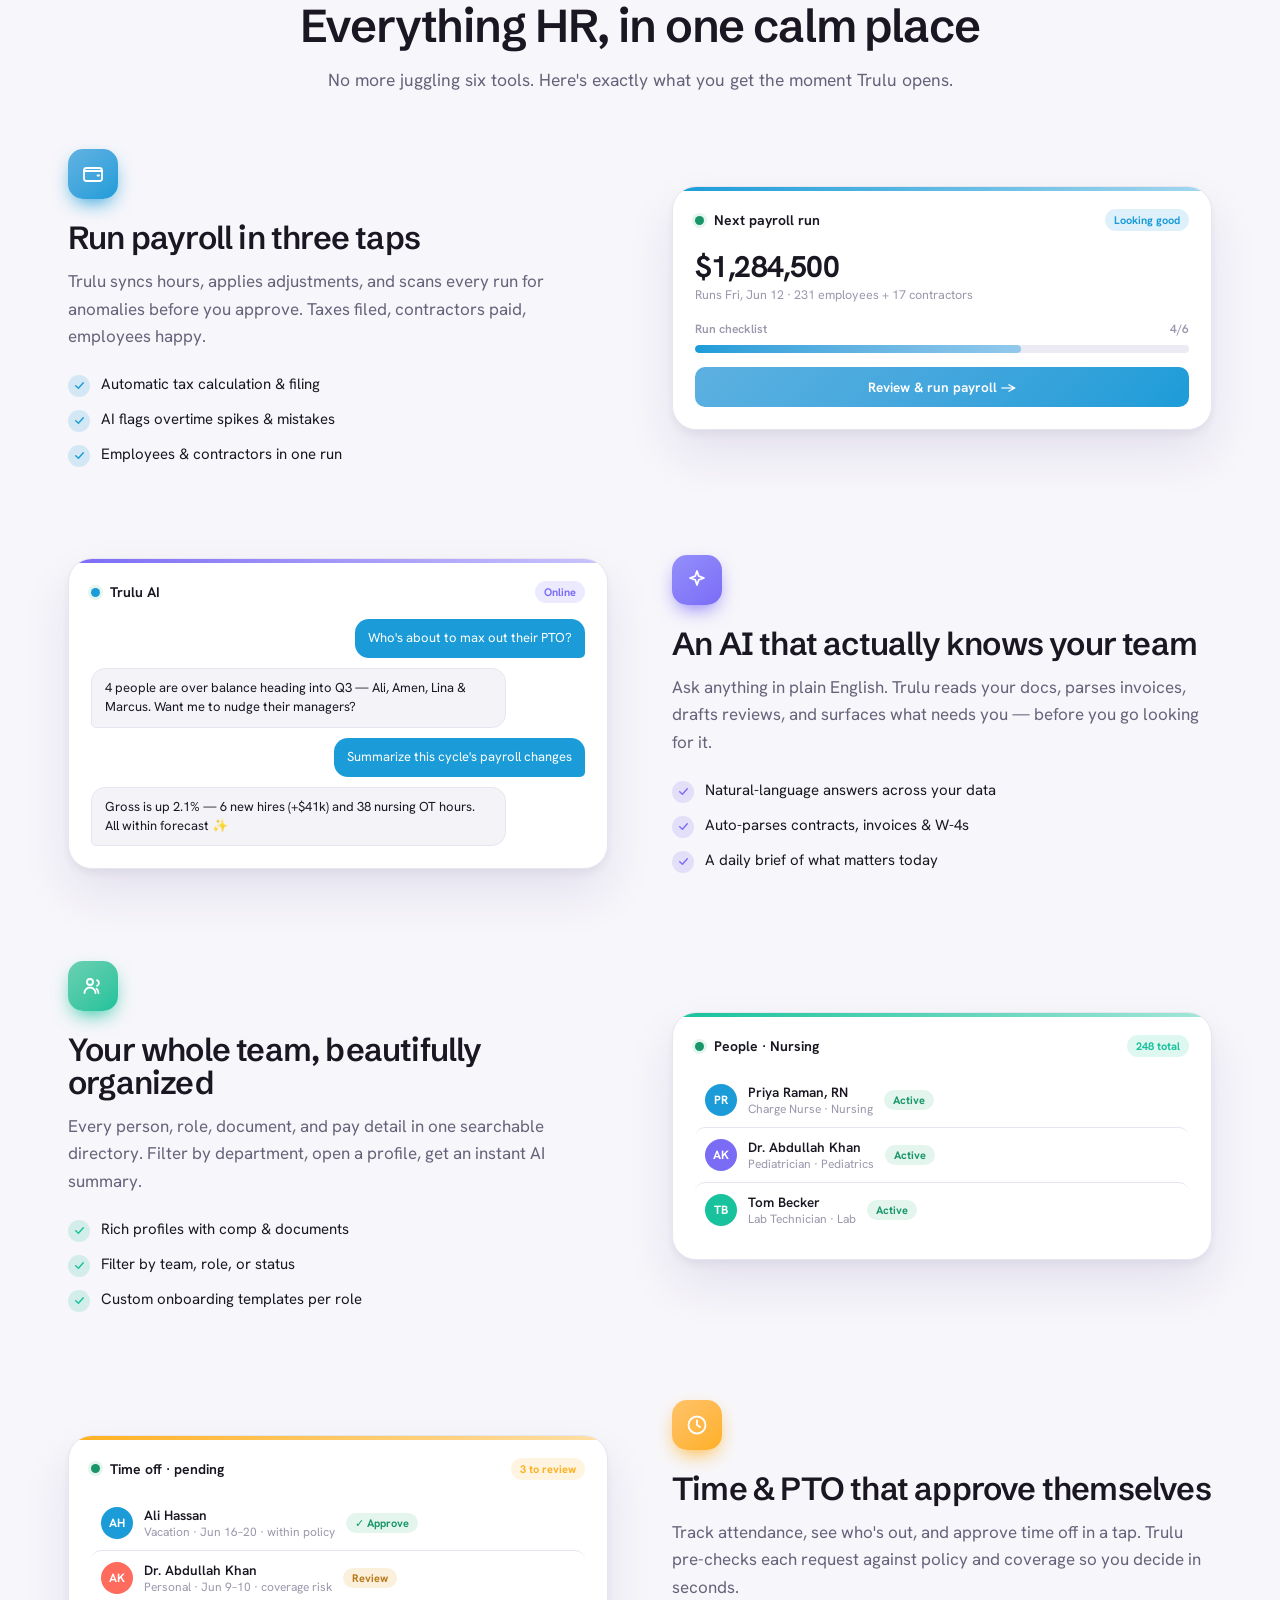
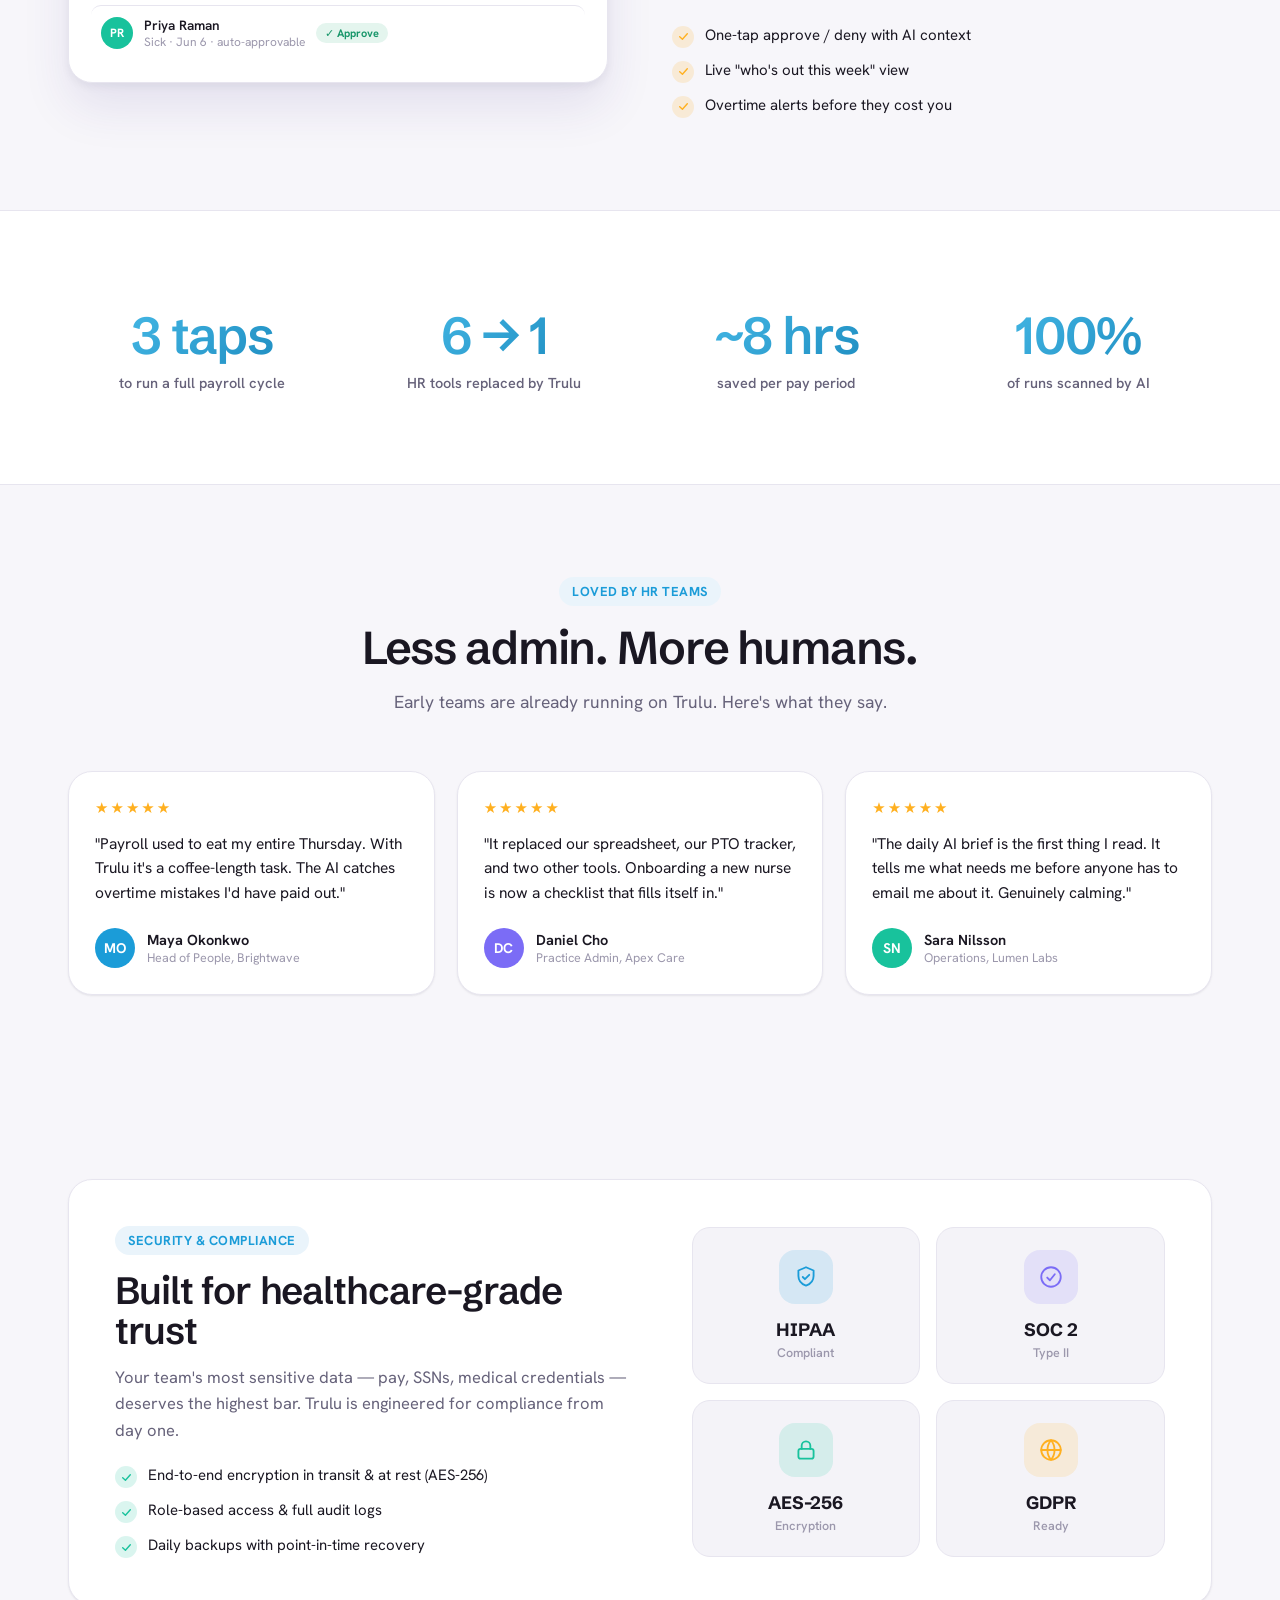
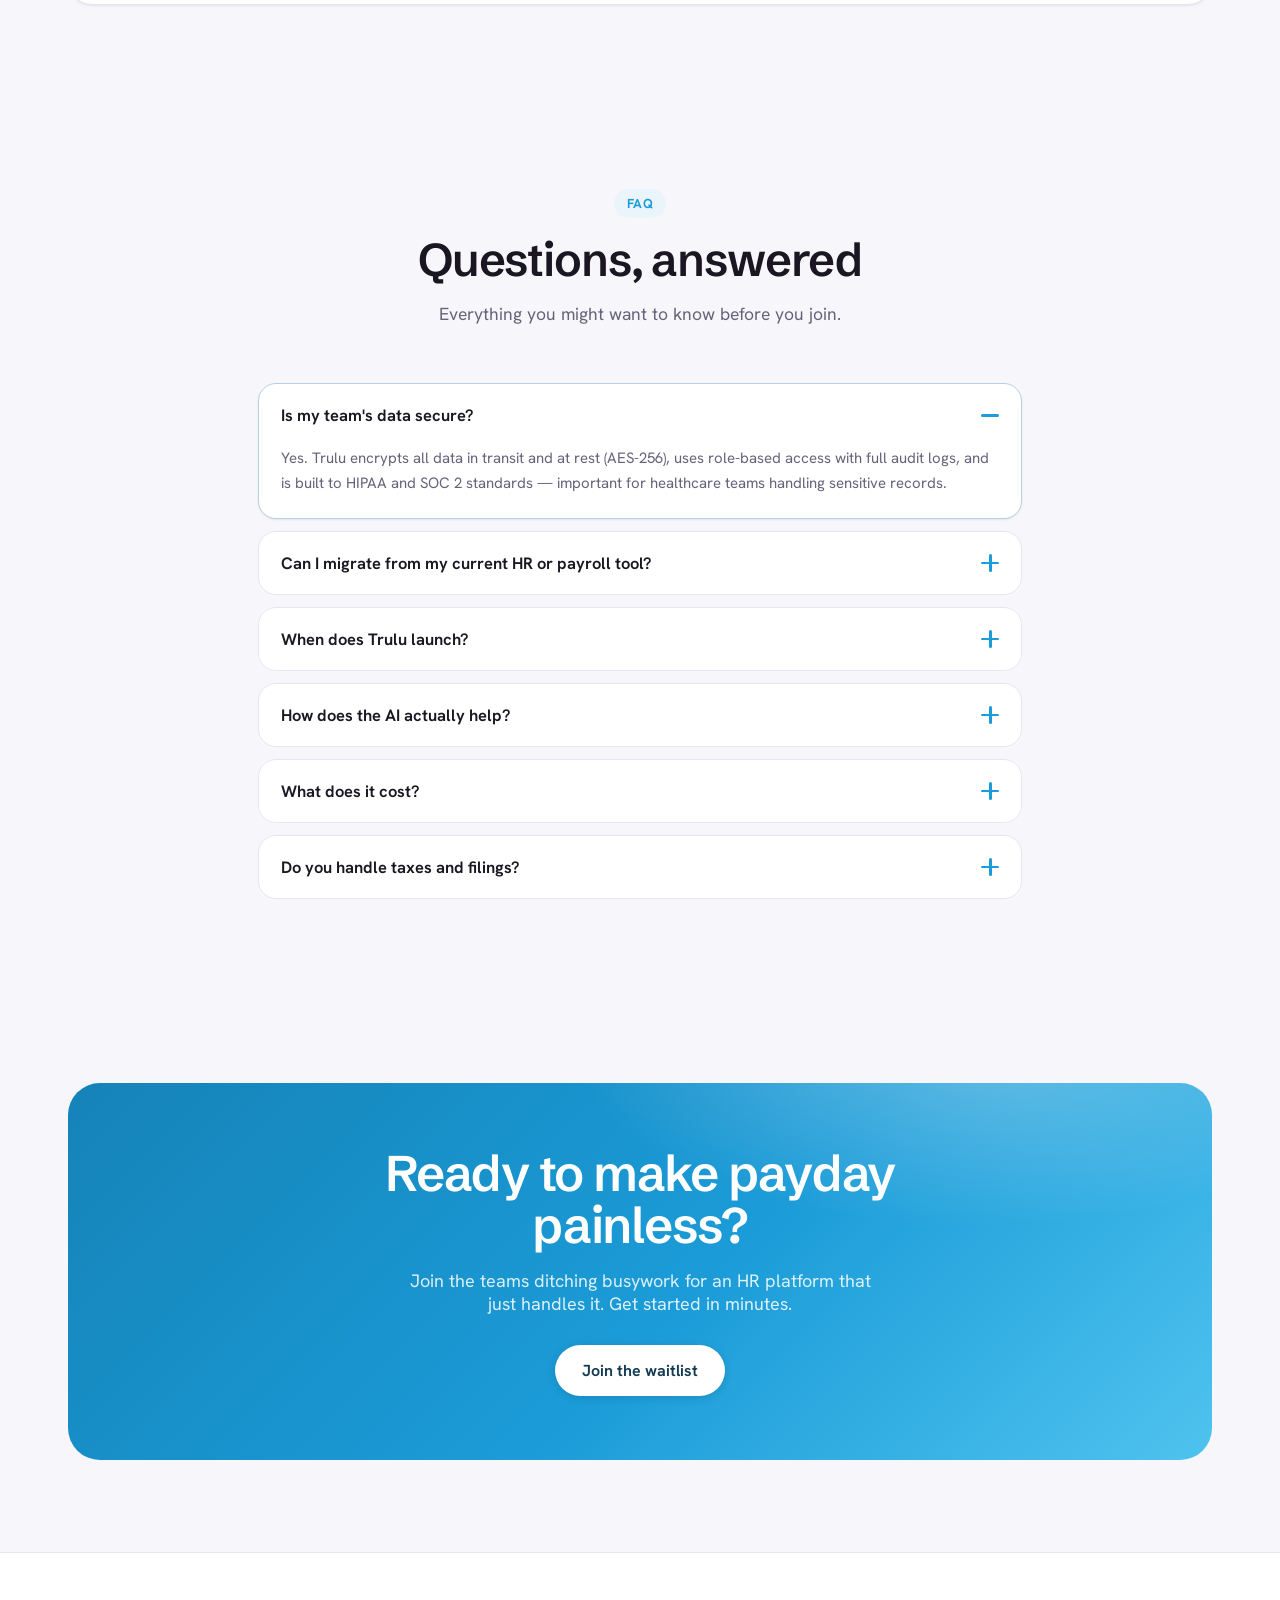
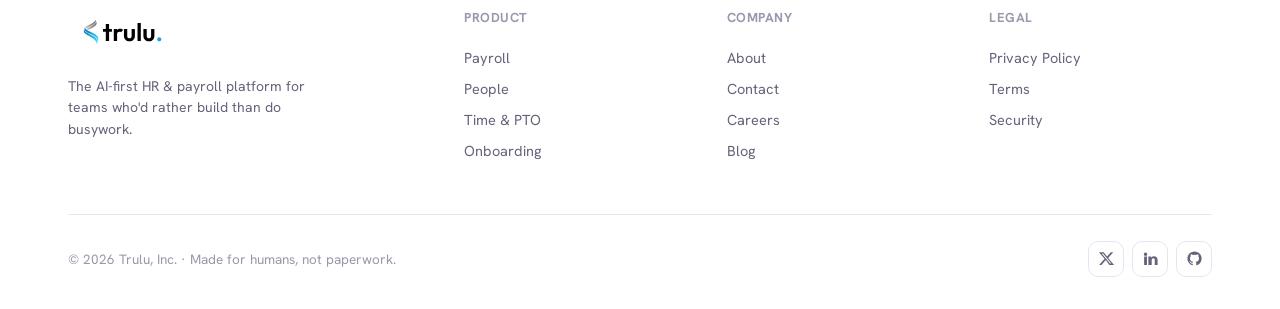
<file: project/Trulu Landing.html>
<!DOCTYPE html>
<html lang="en" data-theme="light">
<head>
<meta charset="UTF-8" />
<meta name="viewport" content="width=device-width, initial-scale=1.0" />
<title>Trulu — HR & payroll that runs itself</title>
<link rel="preconnect" href="https://fonts.googleapis.com" />
<link rel="preconnect" href="https://fonts.gstatic.com" crossorigin />
<link href="https://fonts.googleapis.com/css2?family=Schibsted+Grotesk:wght@400;500;600;700;800&family=Hanken+Grotesk:wght@400;500;600;700;800&display=swap" rel="stylesheet" />
<link rel="stylesheet" href="brand.css" />
<link rel="stylesheet" href="landing.css" />
<style>
  :root {
    --font-sans: "Hanken Grotesk", ui-sans-serif, system-ui, sans-serif;
    --font-display: "Schibsted Grotesk", ui-sans-serif, system-ui, sans-serif;
    /* brand blue */
    --primary: #1b9cd8; --primary-strong: #1583b8; --primary-bright: #4fc3ef; --primary-deep: #1583b8;
  }
</style>
</head>
<body>

<!-- animated background -->
<div class="lp-bg" aria-hidden="true">
  <div class="lp-orb lp-orb1"></div>
  <div class="lp-orb lp-orb2"></div>
  <div class="lp-orb lp-orb3"></div>
  <div class="lp-orb lp-orb4"></div>
  <div class="lp-orb lp-orb5"></div>
  <div class="lp-grid"></div>
</div>

<!-- ============ NAV ============ -->
<header class="lp-nav" id="nav">
  <div class="wrap">
    <a href="#top" class="lp-logo" aria-label="Trulu home">
      <img class="l-light" src="assets/trulu-logo-v4.svg" alt="Trulu" style="object-fit: fill" />
      <img class="l-dark" src="assets/trulu-logo-v4-dark.svg" alt="Trulu" />
    </a>
    <nav class="lp-navlinks">
      <a href="#features">Features</a>
      <a href="#inside">Inside the dashboard</a>
      <a href="#security">Security</a>
      <a href="#faq">FAQ</a>
    </nav>
    <div class="lp-navright">
      <button class="lp-iconbtn" id="themeBtn" aria-label="Toggle theme" title="Toggle theme">
        <svg class="ico-moon" width="19" height="19" viewBox="0 0 24 24" fill="none" stroke="currentColor" stroke-width="1.8" stroke-linecap="round" stroke-linejoin="round"><path d="M20 14.5A8 8 0 1 1 9.5 4 6.5 6.5 0 0 0 20 14.5Z"/></svg>
      </button>
      <a class="btn btn-primary btn-lg" href="Trulu Coming Soon.html">Join the waitlist</a>
    </div>
  </div>
</header>

<main id="top">

  <!-- ============ HERO ============ -->
  <section class="lp-hero wrap">
    <span class="lp-eyebrow reveal"><span class="tag">🚀 Pre-launch</span> You're seeing Trulu early</span>
    <h1 class="reveal">Payroll &amp; people, <span class="grad">on autopilot.</span></h1>
    <p class="lp-sub reveal">Trulu is the AI-first HR platform that runs payroll, tracks time, handles PTO, and onboards new hires — so your team spends minutes on admin, not days.</p>
    <div class="lp-cta-row reveal">
      <a class="btn btn-primary" href="Trulu Coming Soon.html">Join the waitlist <svg width="18" height="18" viewBox="0 0 24 24" fill="none" stroke="currentColor" stroke-width="2" stroke-linecap="round" stroke-linejoin="round"><path d="M5 12h14M13 6l6 6-6 6"/></svg></a>
    </div>
    <div class="lp-microcopy reveal">
      <span><svg width="15" height="15" viewBox="0 0 24 24" fill="none" stroke="currentColor" stroke-width="2.4" stroke-linecap="round" stroke-linejoin="round"><path d="M5 12.5 10 17l9-10"/></svg> No credit card</span>
      <span><svg width="15" height="15" viewBox="0 0 24 24" fill="none" stroke="currentColor" stroke-width="2.4" stroke-linecap="round" stroke-linejoin="round"><path d="M5 12.5 10 17l9-10"/></svg> Set up in minutes</span>
      <span><svg width="15" height="15" viewBox="0 0 24 24" fill="none" stroke="currentColor" stroke-width="2.4" stroke-linecap="round" stroke-linejoin="round"><path d="M5 12.5 10 17l9-10"/></svg> Cancel anytime</span>
    </div>

    <div class="lp-shot reveal">
      <div class="lp-shot-glow"></div>
      <div class="lp-confetti" aria-hidden="true"><i></i><i></i><i></i><i></i><i></i><i></i></div>
      <div class="browser">
        <div class="browser-bar">
          <div class="browser-dots"><i></i><i></i><i></i></div>
          <div class="browser-url"><svg width="12" height="12" viewBox="0 0 24 24" fill="none" stroke="currentColor" stroke-width="2" stroke-linecap="round" stroke-linejoin="round"><rect x="5" y="11" width="14" height="10" rx="2"/><path d="M8 11V8a4 4 0 0 1 8 0v3"/></svg> app.trulu.com</div>
        </div>
        <img src="assets/hero-dashboard.png" alt="The Trulu dashboard showing the AI daily brief and payroll run" loading="eager" />
      </div>
    </div>
  </section>

  <!-- ============ TRUST BAR ============ -->
  <section class="lp-trust">
    <div class="wrap"><p>Trusted by modern teams who'd rather not do payroll by hand</p></div>
    <div class="lp-marquee" aria-label="Customer logos">
      <div class="lp-marquee-track">
        <span class="logo">◆ Northwind</span>
        <span class="logo">✚ Kidsvillepeds</span>
        <span class="logo">◇ Harmonyville</span>
        <span class="logo">♥ Hearthville Foundation</span>
        <span class="logo">▲ Apex Care</span>
        <span class="logo">● Brightwave</span>
        <span class="logo">✦ Lumen Labs</span>
        <span class="logo">❖ Cedar Pediatrics</span>
        <span class="logo">◐ Riverside Clinic</span>
        <span class="logo">✺ Sunnyside Care</span>
        <!-- duplicate set for seamless loop -->
        <span class="logo" aria-hidden="true">◆ Northwind</span>
        <span class="logo" aria-hidden="true">✚ Kidsvillepeds</span>
        <span class="logo" aria-hidden="true">◇ Harmonyville</span>
        <span class="logo" aria-hidden="true">♥ Hearthville Foundation</span>
        <span class="logo" aria-hidden="true">▲ Apex Care</span>
        <span class="logo" aria-hidden="true">● Brightwave</span>
        <span class="logo" aria-hidden="true">✦ Lumen Labs</span>
        <span class="logo" aria-hidden="true">❖ Cedar Pediatrics</span>
        <span class="logo" aria-hidden="true">◐ Riverside Clinic</span>
        <span class="logo" aria-hidden="true">✺ Sunnyside Care</span>
      </div>
    </div>
  </section>

  <!-- ============ INSIDE THE DASHBOARD / FEATURES ============ -->
  <section id="inside">
    <div class="wrap">
      <div class="sec-head reveal">
        <span class="sec-kicker">Inside the dashboard</span>
        <h2>Everything HR, in one calm place</h2>
        <p>No more juggling six tools. Here's exactly what you get the moment Trulu opens.</p>
      </div>

      <!-- Feature 1: Payroll -->
      <div class="feat reveal" style="--fc:#1b9cd8">
        <div class="feat-text">
          <div class="feat-ico"><svg width="24" height="24" viewBox="0 0 24 24" fill="none" stroke="currentColor" stroke-width="1.8" stroke-linecap="round" stroke-linejoin="round"><rect x="3" y="6" width="18" height="13" rx="2.5"/><path d="M3 9h18M16.5 13.5h1.5"/></svg></div>
          <h3>Run payroll in three taps</h3>
          <p>Trulu syncs hours, applies adjustments, and scans every run for anomalies before you approve. Taxes filed, contractors paid, employees happy.</p>
          <ul class="feat-list">
            <li><span class="ck"><svg width="13" height="13" viewBox="0 0 24 24" fill="none" stroke="currentColor" stroke-width="2.6" stroke-linecap="round" stroke-linejoin="round"><path d="M5 12.5 10 17l9-10"/></svg></span> Automatic tax calculation &amp; filing</li>
            <li><span class="ck"><svg width="13" height="13" viewBox="0 0 24 24" fill="none" stroke="currentColor" stroke-width="2.6" stroke-linecap="round" stroke-linejoin="round"><path d="M5 12.5 10 17l9-10"/></svg></span> AI flags overtime spikes &amp; mistakes</li>
            <li><span class="ck"><svg width="13" height="13" viewBox="0 0 24 24" fill="none" stroke="currentColor" stroke-width="2.6" stroke-linecap="round" stroke-linejoin="round"><path d="M5 12.5 10 17l9-10"/></svg></span> Employees &amp; contractors in one run</li>
          </ul>
        </div>
        <div class="snip" aria-hidden="true">
          <div class="snip-head"><span class="snip-dot"></span><span class="snip-title">Next payroll run</span><span class="snip-tag">Looking good</span></div>
          <div class="snip-big">$1,284,500</div>
          <div class="snip-mut">Runs Fri, Jun 12 · 231 employees + 17 contractors</div>
          <div style="margin-top:18px;display:flex;justify-content:space-between;font-size:12px;color:var(--text-3);font-weight:600"><span>Run checklist</span><span>4/6</span></div>
          <div class="snip-bar" style="margin-top:8px"><i style="width:66%"></i></div>
          <button class="snip-btn">Review &amp; run payroll →</button>
        </div>
      </div>

      <!-- Feature 2: AI -->
      <div class="feat flip reveal" style="--fc:#7b6cf6">
        <div class="feat-text">
          <div class="feat-ico"><svg width="24" height="24" viewBox="0 0 24 24" fill="none" stroke="currentColor" stroke-width="1.8" stroke-linecap="round" stroke-linejoin="round"><path d="M12 3l1.8 5.2L19 10l-5.2 1.8L12 17l-1.8-5.2L5 10l5.2-1.8L12 3Z"/></svg></div>
          <h3>An AI that actually knows your team</h3>
          <p>Ask anything in plain English. Trulu reads your docs, parses invoices, drafts reviews, and surfaces what needs you — before you go looking for it.</p>
          <ul class="feat-list">
            <li><span class="ck"><svg width="13" height="13" viewBox="0 0 24 24" fill="none" stroke="currentColor" stroke-width="2.6" stroke-linecap="round" stroke-linejoin="round"><path d="M5 12.5 10 17l9-10"/></svg></span> Natural-language answers across your data</li>
            <li><span class="ck"><svg width="13" height="13" viewBox="0 0 24 24" fill="none" stroke="currentColor" stroke-width="2.6" stroke-linecap="round" stroke-linejoin="round"><path d="M5 12.5 10 17l9-10"/></svg></span> Auto-parses contracts, invoices &amp; W-4s</li>
            <li><span class="ck"><svg width="13" height="13" viewBox="0 0 24 24" fill="none" stroke="currentColor" stroke-width="2.6" stroke-linecap="round" stroke-linejoin="round"><path d="M5 12.5 10 17l9-10"/></svg></span> A daily brief of what matters today</li>
          </ul>
        </div>
        <div class="snip" aria-hidden="true">
          <div class="snip-head"><span class="snip-dot" style="background:var(--primary)"></span><span class="snip-title">Trulu AI</span><span class="snip-tag">Online</span></div>
          <div class="snip-chat">
            <div class="snip-bubble me">Who's about to max out their PTO?</div>
            <div class="snip-bubble ai">4 people are over balance heading into Q3 — Ali, Amen, Lina &amp; Marcus. Want me to nudge their managers?</div>
            <div class="snip-bubble me">Summarize this cycle's payroll changes</div>
            <div class="snip-bubble ai">Gross is up 2.1% — 6 new hires (+$41k) and 38 nursing OT hours. All within forecast ✨</div>
          </div>
        </div>
      </div>

      <!-- Feature 3: People -->
      <div class="feat reveal" style="--fc:#18c29c">
        <div class="feat-text">
          <div class="feat-ico"><svg width="24" height="24" viewBox="0 0 24 24" fill="none" stroke="currentColor" stroke-width="1.8" stroke-linecap="round" stroke-linejoin="round"><circle cx="9" cy="8" r="3"/><path d="M3.5 19a5.5 5.5 0 0 1 11 0M16 6.2a3 3 0 0 1 0 5.6M17.5 19a5.5 5.5 0 0 0-2-4.2"/></svg></div>
          <h3>Your whole team, beautifully organized</h3>
          <p>Every person, role, document, and pay detail in one searchable directory. Filter by department, open a profile, get an instant AI summary.</p>
          <ul class="feat-list">
            <li><span class="ck"><svg width="13" height="13" viewBox="0 0 24 24" fill="none" stroke="currentColor" stroke-width="2.6" stroke-linecap="round" stroke-linejoin="round"><path d="M5 12.5 10 17l9-10"/></svg></span> Rich profiles with comp &amp; documents</li>
            <li><span class="ck"><svg width="13" height="13" viewBox="0 0 24 24" fill="none" stroke="currentColor" stroke-width="2.6" stroke-linecap="round" stroke-linejoin="round"><path d="M5 12.5 10 17l9-10"/></svg></span> Filter by team, role, or status</li>
            <li><span class="ck"><svg width="13" height="13" viewBox="0 0 24 24" fill="none" stroke="currentColor" stroke-width="2.6" stroke-linecap="round" stroke-linejoin="round"><path d="M5 12.5 10 17l9-10"/></svg></span> Custom onboarding templates per role</li>
          </ul>
        </div>
        <div class="snip" aria-hidden="true">
          <div class="snip-head"><span class="snip-dot"></span><span class="snip-title">People · Nursing</span><span class="snip-tag">248 total</span></div>
          <div class="snip-row"><span class="snip-av" style="background:#1b9cd8">PR</span><div><div class="snip-name">Priya Raman, RN</div><div class="snip-meta">Charge Nurse · Nursing</div></div><span class="snip-pill" style="background:var(--ok-bg);color:var(--ok)">Active</span></div>
          <div class="snip-row"><span class="snip-av" style="background:#7b6cf6">AK</span><div><div class="snip-name">Dr. Abdullah Khan</div><div class="snip-meta">Pediatrician · Pediatrics</div></div><span class="snip-pill" style="background:var(--ok-bg);color:var(--ok)">Active</span></div>
          <div class="snip-row"><span class="snip-av" style="background:#18c29c">TB</span><div><div class="snip-name">Tom Becker</div><div class="snip-meta">Lab Technician · Lab</div></div><span class="snip-pill" style="background:var(--ok-bg);color:var(--ok)">Active</span></div>
        </div>
      </div>

      <!-- Feature 4: Time & PTO -->
      <div class="feat flip reveal" style="--fc:#ffb020">
        <div class="feat-text">
          <div class="feat-ico"><svg width="24" height="24" viewBox="0 0 24 24" fill="none" stroke="currentColor" stroke-width="1.8" stroke-linecap="round" stroke-linejoin="round"><circle cx="12" cy="12" r="8.5"/><path d="M12 7.5V12l3 2"/></svg></div>
          <h3>Time &amp; PTO that approve themselves</h3>
          <p>Track attendance, see who's out, and approve time off in a tap. Trulu pre-checks each request against policy and coverage so you decide in seconds.</p>
          <ul class="feat-list">
            <li><span class="ck"><svg width="13" height="13" viewBox="0 0 24 24" fill="none" stroke="currentColor" stroke-width="2.6" stroke-linecap="round" stroke-linejoin="round"><path d="M5 12.5 10 17l9-10"/></svg></span> One-tap approve / deny with AI context</li>
            <li><span class="ck"><svg width="13" height="13" viewBox="0 0 24 24" fill="none" stroke="currentColor" stroke-width="2.6" stroke-linecap="round" stroke-linejoin="round"><path d="M5 12.5 10 17l9-10"/></svg></span> Live "who's out this week" view</li>
            <li><span class="ck"><svg width="13" height="13" viewBox="0 0 24 24" fill="none" stroke="currentColor" stroke-width="2.6" stroke-linecap="round" stroke-linejoin="round"><path d="M5 12.5 10 17l9-10"/></svg></span> Overtime alerts before they cost you</li>
          </ul>
        </div>
        <div class="snip" aria-hidden="true">
          <div class="snip-head"><span class="snip-dot"></span><span class="snip-title">Time off · pending</span><span class="snip-tag">3 to review</span></div>
          <div class="snip-row"><span class="snip-av" style="background:#1b9cd8">AH</span><div><div class="snip-name">Ali Hassan</div><div class="snip-meta">Vacation · Jun 16–20 · within policy</div></div><span class="snip-pill" style="background:var(--ok-bg);color:var(--ok)">✓ Approve</span></div>
          <div class="snip-row"><span class="snip-av" style="background:#ff6b5c">AK</span><div><div class="snip-name">Dr. Abdullah Khan</div><div class="snip-meta">Personal · Jun 9–10 · coverage risk</div></div><span class="snip-pill" style="background:var(--warn-bg);color:var(--warn)">Review</span></div>
          <div class="snip-row"><span class="snip-av" style="background:#18c29c">PR</span><div><div class="snip-name">Priya Raman</div><div class="snip-meta">Sick · Jun 6 · auto-approvable</div></div><span class="snip-pill" style="background:var(--ok-bg);color:var(--ok)">✓ Approve</span></div>
        </div>
      </div>
    </div>
  </section>

  <!-- ============ STATS ============ -->
  <section class="lp-stats" id="features">
    <div class="wrap">
      <div class="grid">
        <div class="lp-stat reveal"><div class="n">3 taps</div><div class="l">to run a full payroll cycle</div></div>
        <div class="lp-stat reveal"><div class="n">6 → 1</div><div class="l">HR tools replaced by Trulu</div></div>
        <div class="lp-stat reveal"><div class="n">~8 hrs</div><div class="l">saved per pay period</div></div>
        <div class="lp-stat reveal"><div class="n">100%</div><div class="l">of runs scanned by AI</div></div>
      </div>
    </div>
  </section>

  <!-- ============ TESTIMONIALS ============ -->
  <section id="reviews">
    <div class="wrap">
      <div class="sec-head reveal">
        <span class="sec-kicker">Loved by HR teams</span>
        <h2>Less admin. More humans.</h2>
        <p>Early teams are already running on Trulu. Here's what they say.</p>
      </div>
      <div class="lp-tcards">
        <div class="tcard reveal">
          <div class="stars">★★★★★</div>
          <p class="quote">"Payroll used to eat my entire Thursday. With Trulu it's a coffee-length task. The AI catches overtime mistakes I'd have paid out."</p>
          <div class="who"><span class="av" style="background:#1b9cd8">MO</span><div><div class="nm">Maya Okonkwo</div><div class="rl">Head of People, Brightwave</div></div></div>
        </div>
        <div class="tcard reveal">
          <div class="stars">★★★★★</div>
          <p class="quote">"It replaced our spreadsheet, our PTO tracker, and two other tools. Onboarding a new nurse is now a checklist that fills itself in."</p>
          <div class="who"><span class="av" style="background:#7b6cf6">DC</span><div><div class="nm">Daniel Cho</div><div class="rl">Practice Admin, Apex Care</div></div></div>
        </div>
        <div class="tcard reveal">
          <div class="stars">★★★★★</div>
          <p class="quote">"The daily AI brief is the first thing I read. It tells me what needs me before anyone has to email me about it. Genuinely calming."</p>
          <div class="who"><span class="av" style="background:#18c29c">SN</span><div><div class="nm">Sara Nilsson</div><div class="rl">Operations, Lumen Labs</div></div></div>
        </div>
      </div>
    </div>
  </section>

  <!-- ============ SECURITY / HIPAA ============ -->
  <section id="security">
    <div class="wrap">
      <div class="lp-sec-band reveal">
        <div class="lp-sec-copy">
          <span class="sec-kicker">Security &amp; compliance</span>
          <h2>Built for healthcare-grade trust</h2>
          <p>Your team's most sensitive data — pay, SSNs, medical credentials — deserves the highest bar. Trulu is engineered for compliance from day one.</p>
          <ul class="feat-list">
            <li><span class="ck" style="--fc:#18c29c"><svg width="13" height="13" viewBox="0 0 24 24" fill="none" stroke="currentColor" stroke-width="2.6" stroke-linecap="round" stroke-linejoin="round"><path d="M5 12.5 10 17l9-10"/></svg></span> End-to-end encryption in transit &amp; at rest (AES-256)</li>
            <li><span class="ck" style="--fc:#18c29c"><svg width="13" height="13" viewBox="0 0 24 24" fill="none" stroke="currentColor" stroke-width="2.6" stroke-linecap="round" stroke-linejoin="round"><path d="M5 12.5 10 17l9-10"/></svg></span> Role-based access &amp; full audit logs</li>
            <li><span class="ck" style="--fc:#18c29c"><svg width="13" height="13" viewBox="0 0 24 24" fill="none" stroke="currentColor" stroke-width="2.6" stroke-linecap="round" stroke-linejoin="round"><path d="M5 12.5 10 17l9-10"/></svg></span> Daily backups with point-in-time recovery</li>
          </ul>
        </div>
        <div class="lp-badges">
          <div class="lp-badge"><span class="lp-badge-ic" style="--bc:#1b9cd8"><svg width="26" height="26" viewBox="0 0 24 24" fill="none" stroke="currentColor" stroke-width="1.7" stroke-linecap="round" stroke-linejoin="round"><path d="M12 3l7 3v5c0 4.5-3 7.5-7 9-4-1.5-7-4.5-7-9V6Z"/><path d="M9 12l2 2 4-4"/></svg></span><div class="lp-badge-t">HIPAA</div><div class="lp-badge-s">Compliant</div></div>
          <div class="lp-badge"><span class="lp-badge-ic" style="--bc:#7b6cf6"><svg width="26" height="26" viewBox="0 0 24 24" fill="none" stroke="currentColor" stroke-width="1.7" stroke-linecap="round" stroke-linejoin="round"><circle cx="12" cy="12" r="9"/><path d="M8.5 12.5 11 15l4.5-5.5"/></svg></span><div class="lp-badge-t">SOC 2</div><div class="lp-badge-s">Type II</div></div>
          <div class="lp-badge"><span class="lp-badge-ic" style="--bc:#18c29c"><svg width="26" height="26" viewBox="0 0 24 24" fill="none" stroke="currentColor" stroke-width="1.7" stroke-linecap="round" stroke-linejoin="round"><rect x="5" y="11" width="14" height="9" rx="2"/><path d="M8 11V8a4 4 0 0 1 8 0v3"/></svg></span><div class="lp-badge-t">AES-256</div><div class="lp-badge-s">Encryption</div></div>
          <div class="lp-badge"><span class="lp-badge-ic" style="--bc:#ffb020"><svg width="26" height="26" viewBox="0 0 24 24" fill="none" stroke="currentColor" stroke-width="1.7" stroke-linecap="round" stroke-linejoin="round"><circle cx="12" cy="12" r="9"/><path d="M3 12h18M12 3a14 14 0 0 1 0 18M12 3a14 14 0 0 0 0 18"/></svg></span><div class="lp-badge-t">GDPR</div><div class="lp-badge-s">Ready</div></div>
        </div>
      </div>
    </div>
  </section>

  <!-- ============ FAQ ============ -->
  <section id="faq">
    <div class="wrap lp-faq-wrap">
      <div class="sec-head reveal">
        <span class="sec-kicker">FAQ</span>
        <h2>Questions, answered</h2>
        <p>Everything you might want to know before you join.</p>
      </div>
      <div class="lp-faq reveal">
        <details class="lp-faq-item" open>
          <summary>Is my team's data secure?<span class="lp-faq-ic"></span></summary>
          <div class="lp-faq-a">Yes. Trulu encrypts all data in transit and at rest (AES-256), uses role-based access with full audit logs, and is built to HIPAA and SOC 2 standards — important for healthcare teams handling sensitive records.</div>
        </details>
        <details class="lp-faq-item">
          <summary>Can I migrate from my current HR or payroll tool?<span class="lp-faq-ic"></span></summary>
          <div class="lp-faq-a">Absolutely. Import your team via spreadsheet or a direct connection, and Trulu's AI will parse existing documents (offer letters, W-4s, licenses) to fill in profiles automatically. Most teams are set up in under a day.</div>
        </details>
        <details class="lp-faq-item">
          <summary>When does Trulu launch?<span class="lp-faq-ic"></span></summary>
          <div class="lp-faq-a">We're in pre-launch now. Join the waitlist to get early access, lock in founding-member pricing, and help shape the roadmap. We'll email you the moment your workspace is ready.</div>
        </details>
        <details class="lp-faq-item">
          <summary>How does the AI actually help?<span class="lp-faq-ic"></span></summary>
          <div class="lp-faq-a">Trulu AI reads across your whole workspace: it gives you a daily brief of what needs attention, scans every payroll run for anomalies, parses uploaded documents, drafts performance reviews, and answers plain-English questions about your team and pay.</div>
        </details>
        <details class="lp-faq-item">
          <summary>What does it cost?<span class="lp-faq-ic"></span></summary>
          <div class="lp-faq-a">Plans and founding-member pricing will be shared with waitlist members first. Pre-launch teams start free — join the waitlist to lock in early-access perks.</div>
        </details>
        <details class="lp-faq-item">
          <summary>Do you handle taxes and filings?<span class="lp-faq-ic"></span></summary>
          <div class="lp-faq-a">Yes — Trulu calculates, withholds, and files federal, state, and local payroll taxes automatically, for both employees and contractors, so nothing slips through the cracks.</div>
        </details>
      </div>
    </div>
  </section>

  <!-- ============ CTA BAND ============ -->
  <section class="lp-ctaband" id="about">
    <div class="wrap">
      <div class="cta-inner reveal">
        <div class="cta-glow"></div>
        <h2>Ready to make payday painless?</h2>
        <p>Join the teams ditching busywork for an HR platform that just handles it. Get started in minutes.</p>
        <div class="lp-cta-row">
          <a class="btn btn-white" href="Trulu Coming Soon.html">Join the waitlist</a>
        </div>
      </div>
    </div>
  </section>
</main>

<!-- ============ FOOTER ============ -->
<footer class="lp-footer">
  <div class="wrap">
    <div class="lp-foot-top">
      <div class="lp-foot-brand">
        <span class="logo"><img class="l-light" src="assets/trulu-logo-v4.svg" alt="Trulu" /><img class="l-dark" src="assets/trulu-logo-v4-dark.svg" alt="Trulu" style="display:none" /></span>
        <p>The AI-first HR &amp; payroll platform for teams who'd rather build than do busywork.</p>
      </div>
      <div class="lp-foot-col">
        <h4>Product</h4>
        <a href="#inside">Payroll</a><a href="#inside">People</a><a href="#inside">Time &amp; PTO</a><a href="#inside">Onboarding</a>
      </div>
      <div class="lp-foot-col">
        <h4>Company</h4>
        <a href="#about">About</a><a href="#" data-stub>Contact</a><a href="#" data-stub>Careers</a><a href="#" data-stub>Blog</a>
      </div>
      <div class="lp-foot-col">
        <h4>Legal</h4>
        <a href="#" data-stub>Privacy Policy</a><a href="#" data-stub>Terms</a><a href="#" data-stub>Security</a>
      </div>
    </div>
    <div class="lp-foot-bottom">
      <span>© 2026 Trulu, Inc. · Made for humans, not paperwork.</span>
      <div class="lp-foot-social">
        <a href="#" data-stub aria-label="X"><svg width="17" height="17" viewBox="0 0 24 24" fill="currentColor"><path d="M18.2 3h3.3l-7.2 8.2L22.7 21h-6.6l-5.2-6.8L4.9 21H1.6l7.7-8.8L1.3 3H8l4.7 6.2L18.2 3Zm-1.2 16h1.8L7.1 4.9H5.2L17 19Z"/></svg></a>
        <a href="#" data-stub aria-label="LinkedIn"><svg width="17" height="17" viewBox="0 0 24 24" fill="currentColor"><path d="M4.98 3.5A2.5 2.5 0 1 0 5 8.5a2.5 2.5 0 0 0-.02-5ZM3 9h4v12H3V9Zm6 0h3.8v1.7h.05c.53-1 1.83-2.05 3.76-2.05C20.4 8.65 22 10.6 22 14.1V21h-4v-6.1c0-1.45-.03-3.3-2-3.3-2 0-2.3 1.57-2.3 3.2V21H9V9Z"/></svg></a>
        <a href="#" data-stub aria-label="GitHub"><svg width="17" height="17" viewBox="0 0 24 24" fill="currentColor"><path d="M12 2a10 10 0 0 0-3.16 19.49c.5.09.68-.22.68-.48v-1.7c-2.78.6-3.37-1.34-3.37-1.34-.45-1.16-1.11-1.47-1.11-1.47-.91-.62.07-.6.07-.6 1 .07 1.53 1.03 1.53 1.03.9 1.53 2.36 1.09 2.94.83.09-.65.35-1.09.63-1.34-2.22-.25-4.55-1.11-4.55-4.94 0-1.09.39-1.98 1.03-2.68-.1-.25-.45-1.27.1-2.65 0 0 .84-.27 2.75 1.02a9.6 9.6 0 0 1 5 0c1.91-1.29 2.75-1.02 2.75-1.02.55 1.38.2 2.4.1 2.65.64.7 1.03 1.59 1.03 2.68 0 3.84-2.34 4.69-4.57 4.94.36.31.68.92.68 1.85v2.74c0 .27.18.58.69.48A10 10 0 0 0 12 2Z"/></svg></a>
      </div>
    </div>
  </div>
</footer>

<template id="__bundler_thumbnail">
  <svg xmlns="http://www.w3.org/2000/svg" viewBox="0 0 100 100">
    <rect width="100" height="100" fill="#1b9cd8"/>
    <g transform="translate(30,30)">
      <path d="M2 38 C2 18 9 8 16 8 C23 8 25 24 25 32 C25 20 29 12 37 12" fill="none" stroke="#fff" stroke-width="7" stroke-linecap="round"/>
      <circle cx="2" cy="38" r="4" fill="#fff"/><circle cx="39" cy="9" r="4.5" fill="#4fc3ef"/>
    </g>
  </svg>
</template>

<script src="landing.js"></script>
</body>
</html>
</file>
<file: brand.css>
/* ============================================================
   TRULU — Brand tokens
   Violet brand (mark #7C5DFF→#643EE9, wordmark #3A1D9E),
   warm near-black canvas #1F1F1E. Finance-grade + friendly + AI-forward.
   ============================================================ */

:root {
  /* Brand violet (overridable by Tweaks via inline --primary / --primary-strong / --primary-soft) */
  --primary:        #6d4ef5;
  --primary-strong: #5734df;
  --primary-deep:   #3a1d9e;   /* wordmark indigo */
  --primary-bright: #7c5dff;   /* top of mark gradient */
  --primary-soft:   #efeafe;   /* tinted surface (light) */
  --primary-soft-2: #e3dafd;
  --on-primary:     #ffffff;

  /* Type */
  --font-sans: "Plus Jakarta Sans", ui-sans-serif, system-ui, sans-serif;
  --font-display: var(--font-sans);
  --font-num:  "Plus Jakarta Sans", ui-sans-serif, system-ui, sans-serif;

  /* Radii */
  --r-xs: 7px;
  --r-sm: 10px;
  --r-md: 14px;
  --r-lg: 18px;
  --r-xl: 24px;
  --r-pill: 999px;

  /* Semantic — low chroma, calm */
  --ok:    #18966a;
  --ok-bg: #e4f5ee;
  --warn:    #b9791a;
  --warn-bg: #fbf0db;
  --bad:    #d6455a;
  --bad-bg: #fce6e9;

  /* Easing */
  --ease: cubic-bezier(.32, .72, 0, 1);
  --bounce: cubic-bezier(.34, 1.56, .64, 1);
}

/* ---------- LIGHT (default) ---------- */
:root, [data-theme="light"] {
  --bg:        #f7f6fa;
  --bg-grad-a: #f3f1fb;
  --bg-grad-b: #f8f7fb;
  --surface:   #ffffff;
  --surface-2: #f4f3f8;
  --surface-3: #ecebf3;
  --border:    #e7e5ef;
  --border-2:  #dedbe9;
  --text:   #1a1722;
  --text-2: #66627a;
  --text-3: #9b97ac;
  --shadow-sm: 0 1px 2px rgba(26,23,34,.05), 0 1px 3px rgba(26,23,34,.04);
  --shadow-md: 0 2px 4px rgba(26,23,34,.04), 0 8px 24px rgba(26,23,34,.06);
  --shadow-lg: 0 4px 8px rgba(26,23,34,.05), 0 24px 48px rgba(60,40,140,.10);
  --primary-soft:   color-mix(in oklab, var(--primary) 11%, #ffffff);
  --primary-soft-2: color-mix(in oklab, var(--primary) 20%, #ffffff);
  --on-soft: color-mix(in oklab, var(--primary) 74%, #15121c);
}

/* ---------- DARK ---------- */
[data-theme="dark"] {
  --bloom: 10%;
  --bloom-sm: 6%;
  --bg:        #141416;
  --bg-grad-a: #19171f;
  --bg-grad-b: #141416;
  --surface:   #1f1e23;
  --surface-2: #26252c;
  --surface-3: #2f2e36;
  --border:    #322f3a;
  --border-2:  #3c3947;
  --text:   #f4f2f9;
  --text-2: #a8a4b6;
  --text-3: #726e80;
  --shadow-sm: 0 1px 2px rgba(0,0,0,.3);
  --shadow-md: 0 2px 6px rgba(0,0,0,.35), 0 10px 30px rgba(0,0,0,.3);
  --shadow-lg: 0 8px 40px rgba(0,0,0,.5);
  --primary-soft:   color-mix(in oklab, var(--primary) 22%, var(--surface));
  --primary-soft-2: color-mix(in oklab, var(--primary) 32%, var(--surface));
  --on-soft: color-mix(in oklab, var(--primary) 52%, #ffffff);
  --ok-bg: #133227;
  --warn-bg: #34280f;
  --bad-bg: #361a20;
}

* { box-sizing: border-box; }
html, body { margin: 0; padding: 0; }
body {
  font-family: var(--font-sans);
  background: var(--bg);
  color: var(--text);
  -webkit-font-smoothing: antialiased;
  text-rendering: optimizeLegibility;
}
.tnum { font-variant-numeric: tabular-nums; font-feature-settings: "tnum" 1; }

::-webkit-scrollbar { width: 10px; height: 10px; }
::-webkit-scrollbar-thumb { background: var(--border-2); border-radius: 99px; border: 3px solid transparent; background-clip: padding-box; }
::-webkit-scrollbar-thumb:hover { background: var(--text-3); background-clip: padding-box; border: 3px solid transparent; }

/* shared atoms */
.card {
  background: var(--surface);
  border: 1px solid var(--border);
  border-radius: var(--r-lg);
  box-shadow: var(--shadow-sm);
}
.pill {
  display: inline-flex; align-items: center; gap: 6px;
  border-radius: var(--r-pill);
  font-weight: 600; font-size: 12px; line-height: 1;
  padding: 5px 10px;
}
.btn {
  display: inline-flex; align-items: center; justify-content: center; gap: 8px;
  font-family: var(--font-sans); font-weight: 650; font-size: 14px;
  border-radius: var(--r-sm); border: 1px solid transparent;
  padding: 10px 16px; cursor: pointer; white-space: nowrap;
  transition: transform .12s var(--ease), background .15s, box-shadow .15s, border-color .15s;
}
.btn:active { transform: translateY(1px) scale(.99); }
.btn-primary {
  background: linear-gradient(135deg, var(--primary-bright), var(--primary) 55%, var(--primary-strong)); color: var(--on-primary);
  box-shadow: 0 2px 8px color-mix(in oklab, var(--primary) 35%, transparent), inset 0 1px 0 rgba(255,255,255,.25);
}
.btn-primary:hover { filter: saturate(1.1) brightness(1.04); box-shadow: 0 6px 20px color-mix(in oklab, var(--primary) 45%, transparent); transform: translateY(-1px); }
.btn-ghost { background: var(--surface-2); color: var(--text); border-color: var(--border); }
.btn-ghost:hover { background: var(--surface-3); }
.btn-quiet { background: transparent; color: var(--text-2); }
.btn-quiet:hover { background: var(--surface-2); color: var(--text); }

.focus-ring:focus-visible { outline: 2px solid var(--primary); outline-offset: 2px; }
</file>
<file: site.css>
/* ============================================================
   TRULU — One-page site. Light, minimal, typography-led.

   System
   ─ canvas   #FAFAFA          cards/nav #FFFFFF
   ─ ink      #16181D          secondary #565D69   muted #9AA1AC
   ─ lines    #E9EBEE hairlines, #DDE0E4 on hover
   ─ accent   #0369A1 (one color, used only for CTAs & key moments)
   ─ depth    at most one whisper-soft shadow on floating elements
   Hierarchy comes from size and weight, not color.
   ============================================================ */

:root, [data-theme="light"] {
  --font-sans: "Hanken Grotesk", ui-sans-serif, system-ui, sans-serif;
  --font-display: "Schibsted Grotesk", ui-sans-serif, system-ui, sans-serif;

  --bg:        #fafafa;
  --surface:   #ffffff;
  --surface-2: #f3f4f6;
  --border:    #e9ebee;
  --border-2:  #dde0e4;
  --text:   #16181d;
  --text-2: #565d69;
  --text-3: #9aa1ac;

  --accent:        #0369a1;
  --accent-strong: #075985;
  --accent-soft:   #f0f7fc;

  /* keep brand.css component tokens aligned */
  --primary: var(--accent); --primary-strong: var(--accent-strong);
  --primary-bright: var(--accent); --primary-soft: var(--accent-soft);

  --shadow-1: 0 1px 2px rgba(16, 24, 40, .04);
  --shadow-2: 0 1px 2px rgba(16, 24, 40, .04), 0 16px 40px -20px rgba(16, 24, 40, .12);

  --maxw: 1120px;
}

html { scroll-behavior: smooth; }
body { background: var(--bg); color: var(--text); font-family: var(--font-sans); overflow-x: hidden;
  -webkit-font-smoothing: antialiased; }
a { color: inherit; text-decoration: none; }
h1, h2, h3 { font-family: var(--font-display); letter-spacing: -0.03em; line-height: 1.06; margin: 0; font-weight: 650; }
p { margin: 0; }
.wrap { max-width: var(--maxw); margin: 0 auto; padding: 0 28px; }

/* ---------- Buttons — the accent lives here ---------- */
.btn-accent { display: inline-flex; align-items: center; justify-content: center; gap: 8px; cursor: pointer;
  border: none; border-radius: 999px; font-family: var(--font-sans); font-weight: 600; font-size: 15px;
  color: #fff; background: linear-gradient(135deg, #2fb2e8, var(--accent) 60%, var(--accent-strong)); padding: 12px 24px;
  box-shadow: 0 6px 18px -6px rgba(3,105,161,.45);
  transition: box-shadow .2s, transform .15s var(--bounce), filter .15s; }
.btn-accent:hover { transform: translateY(-2px); box-shadow: 0 12px 28px -8px rgba(3,105,161,.55); filter: saturate(1.1); }
.btn-accent:active { transform: translateY(0); }
.btn-white { display: inline-flex; align-items: center; justify-content: center; gap: 8px; cursor: pointer;
  border: none; border-radius: 999px; font-family: var(--font-sans); font-weight: 650; font-size: 15px;
  color: #0f4c6e; background: #fff; padding: 12px 24px; box-shadow: 0 2px 10px rgba(0,0,0,.14);
  transition: transform .15s var(--bounce), box-shadow .2s; }
.btn-white:hover { transform: translateY(-2px); box-shadow: 0 10px 26px rgba(0,0,0,.22); }
.btn-lg { padding: 15px 32px; font-size: 16px; }

/* ---------- Interactive hover button
   Vanilla port of the shadcn/ui InteractiveHoverButton (React/Tailwind):
   label slides out right as an overlay label + arrow slides in, while a
   small dot expands to flood the button with the primary color. ---------- */
.ihb { position: relative; overflow: hidden; cursor: pointer; border-radius: 999px;
  border: 1px solid var(--border-2); background: var(--surface);
  font-family: var(--font-sans); font-weight: 650; font-size: 15px; color: var(--text);
  padding: 12px 26px; text-align: center; }
.ihb .ihb-text { display: inline-block; transform: translateX(2px); transition: transform .3s, opacity .3s; }
.ihb .ihb-hover { position: absolute; inset: 0; z-index: 2; display: flex; align-items: center; justify-content: center;
  gap: 8px; color: #fff; transform: translateX(48px); opacity: 0; transition: transform .3s, opacity .3s; white-space: nowrap; }
.ihb .ihb-dot { position: absolute; left: 20%; top: 40%; width: 8px; height: 8px; border-radius: 8px;
  background: var(--accent); transition: all .3s; z-index: 1; }
.ihb:hover .ihb-text, .ihb:focus-visible .ihb-text { transform: translateX(48px); opacity: 0; }
.ihb:hover .ihb-hover, .ihb:focus-visible .ihb-hover { transform: translateX(-2px); opacity: 1; }
.ihb:hover .ihb-dot, .ihb:focus-visible .ihb-dot { left: 0; top: 0; width: 100%; height: 100%; transform: scale(1.8); }
.ihb:focus-visible { outline: 2px solid var(--accent); outline-offset: 2px; }
/* tinted variant — used for the hero form submit */
.ihb.ihb-tint { background: var(--accent-soft); border-color: transparent; color: var(--accent-strong); }
/* white variant — used on the gradient CTA band */
.ihb.ihb-white { background: #fff; border-color: #fff; color: #0f4c6e; box-shadow: 0 2px 10px rgba(0,0,0,.14); }
.ihb.ihb-white .ihb-dot { background: var(--accent-strong); }

/* ============================================================
   STICKY NAV — hidden over the hero, slides in after
   ============================================================ */
.site-nav { position: fixed; top: 0; left: 0; right: 0; z-index: 60;
  transform: translateY(-110%); transition: transform .38s var(--ease);
  background: rgba(250, 250, 250, .85);
  backdrop-filter: blur(14px); -webkit-backdrop-filter: blur(14px);
  border-bottom: 1px solid var(--border); }
.site-nav.show { transform: none; }
.site-nav .wrap { display: flex; align-items: center; gap: 26px; height: 64px; }
.nav-logo { display: flex; align-items: center; height: 38px; }
.nav-logo img { height: 100%; width: auto; display: block; }
.nav-links { display: flex; gap: 26px; margin-left: 14px; }
.nav-links a { font-size: 14.5px; font-weight: 500; color: var(--text-2); transition: color .15s; }
.nav-links a:hover { color: var(--text); }
.nav-cta { margin-left: auto; padding: 10px 20px; font-size: 14px; }
.ihb.nav-cta { padding: 10px 20px; }

/* ============================================================
   HERO — 100vh, quiet canvas, type carries it
   ============================================================ */
.hero { position: relative; min-height: 100svh; overflow: hidden;
  display: flex; flex-direction: column; }
.hero-art { position: absolute; inset: 0; z-index: 0; pointer-events: none; }
.hero-art .blob { position: absolute; border-radius: 50%; filter: blur(70px); will-change: transform; }
.hero-art .b1 { width: 44vw; height: 44vw; top: -16%; left: -10%;
  background: radial-gradient(circle at 30% 30%, rgba(27,156,216,.28), transparent 68%); }
.hero-art .b2 { width: 40vw; height: 40vw; top: -12%; right: -8%;
  background: radial-gradient(circle at 30% 30%, rgba(123,108,246,.22), transparent 68%); }
.hero-art .b3 { width: 36vw; height: 36vw; bottom: -14%; left: 4%;
  background: radial-gradient(circle at 30% 30%, rgba(24,194,156,.20), transparent 68%); }
.hero-art .b4 { width: 32vw; height: 32vw; bottom: -10%; right: 2%;
  background: radial-gradient(circle at 30% 30%, rgba(245,166,35,.16), transparent 70%); }
.hero-grid { position: absolute; inset: 0;
  background-image: radial-gradient(rgba(22,24,29,.10) 1px, transparent 1.3px); background-size: 32px 32px;
  mask-image: radial-gradient(110% 80% at 50% 20%, #000 20%, transparent 75%); opacity: .5; }
.cs-particles { position: absolute; inset: 0; z-index: 1; pointer-events: none; overflow: hidden; }
.cs-particles i { position: absolute; bottom: -20px; border-radius: 50%; opacity: 0; }

.cs-top { position: relative; z-index: 5; display: flex; align-items: center; justify-content: space-between; padding: 28px 36px; }
.cs-logo { height: 46px; display: flex; align-items: center; }
.cs-logo img { height: 100%; width: auto; display: block; }
.cs-pill { display: inline-flex; align-items: center; gap: 8px; padding: 7px 14px; border-radius: 999px;
  background: var(--surface); border: 1px solid var(--border);
  font-size: 13px; font-weight: 550; color: var(--text-2); }
.cs-pill .dot { width: 7px; height: 7px; border-radius: 50%; background: #18c29c; box-shadow: 0 0 0 0 rgba(24,194,156,.4); }

.cs-main { position: relative; z-index: 5; flex: 1; display: flex; flex-direction: column; align-items: center; justify-content: center;
  text-align: center; padding: 24px 24px 110px; }
.cs-stack { display: flex; flex-direction: column; align-items: center; width: 100%; }

.cs-eyebrow { font-size: 12.5px; font-weight: 650; letter-spacing: .16em; text-transform: uppercase;
  color: var(--text-3); margin-bottom: 30px; }

.cs-h1 { font-size: clamp(46px, 7.2vw, 92px); font-weight: 650; letter-spacing: -.035em; line-height: 1.02;
  color: var(--text); margin: 0; }
.cs-h1 .grad { background: linear-gradient(110deg, #1b9cd8, #7b6cf6 50%, #18c29c 95%);
  -webkit-background-clip: text; background-clip: text; -webkit-text-fill-color: transparent; }
.cs-h1 .hd-dot { color: var(--accent); }
.cs-sub { font-size: clamp(16px, 1.9vw, 19px); color: var(--text-2); max-width: 52ch; margin: 28px auto 0; line-height: 1.65; text-wrap: balance; }

/* waitlist form */
.cs-form { margin-top: 48px; width: 100%; max-width: 460px; }
.cs-field { display: flex; gap: 8px; padding: 6px; border-radius: 999px;
  background: var(--surface); border: 1px solid var(--border-2);
  transition: border-color .2s, box-shadow .2s; box-shadow: var(--shadow-1); }
.cs-field:focus-within { border-color: var(--accent); box-shadow: 0 0 0 4px var(--accent-soft); }
.cs-field input { flex: 1; border: none; outline: none; background: transparent; font-family: var(--font-sans);
  font-size: 15.5px; color: var(--text); padding: 12px 20px; min-width: 0; }
.cs-field input::placeholder { color: var(--text-3); }
.cs-field button { flex: 0 0 auto; white-space: nowrap; font-size: 14.5px; padding: 0 26px; }
.cs-field button:disabled { opacity: .65; cursor: default; }
.cs-note { font-size: 13px; color: var(--text-3); margin-top: 18px; display: flex; align-items: center; gap: 12px; justify-content: center; flex-wrap: wrap; }
.cs-note i { width: 3px; height: 3px; border-radius: 50%; background: var(--border-2); }
.cs-err { color: #b4232c; font-size: 13.5px; margin-top: 12px; min-height: 18px; }

/* social proof */
.cs-proof { display: flex; align-items: center; gap: 12px; justify-content: center; margin-top: 34px; }
.cs-avs { display: flex; }
.cs-avs span { width: 32px; height: 32px; border-radius: 50%; border: 2px solid var(--bg); margin-left: -9px;
  display: grid; place-items: center; background: var(--surface-2); color: #fff; font-size: 11px; font-weight: 700; }
.cs-avs span:first-child { margin-left: 0; }
.cs-proof p { font-size: 14px; color: var(--text-3); }
.cs-proof b { color: var(--text); font-weight: 650; }

/* success state */
.cs-success { display: none; flex-direction: column; align-items: center; }
.cs-success.show { display: flex; animation: cs-pop .5s var(--bounce) both; }
.cs-success .ring { width: 80px; height: 80px; border-radius: 50%; display: grid; place-items: center; margin-bottom: 26px;
  background: var(--accent-soft); color: var(--accent); }
.cs-success h2 { font-size: clamp(30px, 4.5vw, 44px); }
.cs-success p { font-size: 16.5px; color: var(--text-2); margin-top: 14px; max-width: 44ch; line-height: 1.6; }
.cs-success p b { color: var(--text); }
.cs-spot { display: inline-flex; align-items: baseline; gap: 8px; margin-top: 26px; padding: 11px 22px; border-radius: 999px;
  background: var(--surface); border: 1px solid var(--border); }
.cs-spot .n { font-family: var(--font-display); font-weight: 650; font-size: 24px; color: var(--text); }
.cs-spot .t { font-size: 13.5px; color: var(--text-3); }
.cs-share { display: flex; gap: 8px; margin-top: 26px; }
.cs-share a { width: 40px; height: 40px; border-radius: 11px; display: grid; place-items: center; color: var(--text-2);
  background: var(--surface); border: 1px solid var(--border); transition: color .15s, border-color .15s; }
.cs-share a:hover { color: var(--text); border-color: var(--border-2); }
.cs-explore { display: inline-flex; align-items: center; gap: 8px; margin-top: 30px;
  font-size: 14.5px; font-weight: 600; color: var(--text-2); transition: color .15s; }
.cs-explore:hover { color: var(--text); }

/* scroll-down indicator */
.cs-scroll { position: absolute; bottom: 28px; left: 50%; transform: translateX(-50%); z-index: 6;
  display: flex; flex-direction: column; align-items: center; gap: 11px;
  color: var(--text-3); font-size: 11px; font-weight: 650; letter-spacing: .18em; text-transform: uppercase;
  transition: color .2s; }
.cs-scroll:hover { color: var(--text-2); }
.cs-scroll .mouse { width: 25px; height: 40px; border: 1.5px solid var(--border-2); border-radius: 13px;
  display: flex; justify-content: center; padding-top: 7px; box-sizing: border-box; background: var(--surface); }
.cs-scroll .mouse i { width: 3.5px; height: 7px; border-radius: 3px; background: var(--accent); }

/* ============================================================
   SECTIONS
   ============================================================ */
section { padding: 110px 0; position: relative; }
.sec-head { text-align: center; max-width: 620px; margin: 0 auto 64px; }
.sec-kicker { display: block; font-size: 12.5px; font-weight: 650; letter-spacing: .16em; text-transform: uppercase;
  color: var(--text-3); margin-bottom: 16px; }
.sec-head h2 { font-size: clamp(30px, 4vw, 44px); }
.sec-head p { font-size: 17px; color: var(--text-2); margin-top: 16px; line-height: 1.6; text-wrap: balance; }

/* product shot */
.shot-sec { padding-top: 100px; padding-bottom: 30px; }
.lp-shot { max-width: 1020px; margin: 0 auto; position: relative; perspective: 1600px; }
.lp-confetti { position: absolute; inset: -44px 0 0; pointer-events: none; z-index: 2; }
.lp-confetti i { position: absolute; width: 10px; height: 10px; border-radius: 2px; }
.lp-confetti i:nth-child(1){top:6%;left:5%;background:#f5a623;transform:rotate(20deg);}
.lp-confetti i:nth-child(2){top:16%;left:93%;background:#ff6b5c;border-radius:50%;}
.lp-confetti i:nth-child(3){top:42%;left:2%;background:#18c29c;width:7px;height:14px;transform:rotate(-18deg);}
.lp-confetti i:nth-child(4){top:4%;left:72%;background:#7b6cf6;border-radius:50%;}
.lp-confetti i:nth-child(5){top:30%;left:97%;background:#ff5da2;transform:rotate(30deg);}
.lp-confetti i:nth-child(6){top:56%;left:91%;background:#1b9cd8;border-radius:50%;}
.browser { border-radius: 14px; overflow: hidden; border: 1px solid var(--border); background: var(--surface);
  box-shadow: var(--shadow-2);
  transform-origin: 50% 0%; transform: rotateX(14deg) scale(1.02); will-change: transform; }
.browser-bar { height: 42px; display: flex; align-items: center; gap: 8px; padding: 0 16px; background: var(--surface); border-bottom: 1px solid var(--border); }
.browser-dots { display: flex; gap: 6px; }
.browser-dots i { width: 10px; height: 10px; border-radius: 50%; background: var(--surface-2); border: 1px solid var(--border-2); }
.browser-url { flex: 1; max-width: 320px; margin: 0 auto; height: 26px; border-radius: 999px; background: var(--bg);
  border: 1px solid var(--border); display: flex; align-items: center; justify-content: center; gap: 7px; font-size: 12px; color: var(--text-3); }
.browser img { width: 100%; display: block; }

/* trust marquee */
.lp-trust { padding: 72px 0 0; text-align: center; }
.lp-trust p { font-size: 12px; font-weight: 650; letter-spacing: .14em; text-transform: uppercase; color: var(--text-3); }
.lp-marquee { margin-top: 28px; width: 100%; overflow: hidden;
  -webkit-mask-image: linear-gradient(90deg, transparent, #000 8%, #000 92%, transparent);
  mask-image: linear-gradient(90deg, transparent, #000 8%, #000 92%, transparent); }
.lp-marquee-track { display: flex; align-items: center; gap: 64px; width: max-content; will-change: transform; }
.lp-marquee:hover .lp-marquee-track { animation-play-state: paused; }
.lp-marquee .logo { font-family: var(--font-display); font-weight: 650; font-size: 19px; color: var(--text-3);
  white-space: nowrap; flex: 0 0 auto; transition: color .2s; }
.lp-marquee .logo:hover { color: var(--text-2); }

/* feature rows */
.feat { display: grid; grid-template-columns: 1fr 1fr; gap: 72px; align-items: center; margin-bottom: 110px; }
.feat:last-child { margin-bottom: 0; }
.feat.flip .feat-text { order: 2; }
.feat-ico { width: 46px; height: 46px; border-radius: 13px; display: grid; place-items: center; color: #fff;
  background: linear-gradient(140deg, color-mix(in oklab, var(--fc, var(--accent)) 78%, white), var(--fc, var(--accent)));
  box-shadow: 0 8px 20px -8px var(--fc, var(--accent)); margin-bottom: 24px;
  transition: transform .25s var(--bounce); }
.feat:hover .feat-ico { transform: rotate(-6deg) scale(1.08); }
.feat-text h3 { font-size: clamp(23px, 2.8vw, 30px); }
.feat-text > p { font-size: 16.5px; color: var(--text-2); margin-top: 14px; line-height: 1.65; }
.feat-list { list-style: none; padding: 0; margin: 26px 0 0; display: flex; flex-direction: column; gap: 13px; }
.feat-list li { display: flex; align-items: flex-start; gap: 11px; font-size: 15px; color: var(--text-2); }
.feat-list .ck { width: 20px; height: 20px; border-radius: 50%; flex: 0 0 auto; display: grid; place-items: center; margin-top: 1px;
  background: color-mix(in srgb, var(--fc, var(--accent)) 14%, transparent); color: var(--fc, var(--accent)); }

/* feature mini-mockup card */
.snip { background: var(--surface); border: 1px solid var(--border); border-radius: 16px; box-shadow: var(--shadow-1);
  padding: 24px; position: relative; overflow: hidden;
  transition: transform .25s var(--ease), box-shadow .25s; }
.snip::before { content: ""; position: absolute; inset: 0 0 auto 0; height: 4px;
  background: linear-gradient(90deg, var(--fc, var(--accent)), color-mix(in srgb, var(--fc, var(--accent)) 35%, transparent)); }
.snip:hover { transform: translateY(-4px); box-shadow: var(--shadow-2); }
.snip-head { display: flex; align-items: center; gap: 10px; margin-bottom: 16px; }
.snip-dot { width: 8px; height: 8px; border-radius: 50%; background: var(--fc, var(--accent));
  box-shadow: 0 0 0 3px color-mix(in srgb, var(--fc, var(--accent)) 18%, transparent); }
.snip-title { font-weight: 600; font-size: 14px; }
.snip-tag { margin-left: auto; font-size: 11px; font-weight: 650; padding: 4px 10px; border-radius: 999px;
  background: color-mix(in srgb, var(--fc, var(--accent)) 13%, transparent); color: color-mix(in srgb, var(--fc, var(--accent)) 80%, #16181d); }
.snip-row { display: flex; align-items: center; gap: 12px; padding: 11px 2px; }
.snip-row + .snip-row { border-top: 1px solid var(--border); }
.snip-av { width: 32px; height: 32px; border-radius: 50%; flex: 0 0 auto; display: grid; place-items: center;
  background: var(--surface-2); color: #fff; font-size: 11px; font-weight: 700; }
.snip-name { font-size: 13.5px; font-weight: 600; }
.snip-meta { font-size: 12px; color: var(--text-3); }
.snip-pill { margin-left: auto; font-size: 11px; font-weight: 650; padding: 4px 10px; border-radius: 999px;
  background: var(--surface-2); color: var(--text-2); }
.snip-pill.ok { background: #e2f6ee; color: #0e8a63; }
.snip-pill.warn { background: #fdf0d9; color: #a06a08; }
.snip-bar { height: 6px; border-radius: 99px; background: var(--surface-2); overflow: hidden; }
.snip-bar > i { display: block; height: 100%; border-radius: 99px;
  background: linear-gradient(90deg, var(--fc, var(--accent)), color-mix(in oklab, var(--fc, var(--accent)) 55%, white));
  transform-origin: left; }
.reveal.in .snip-bar > i { animation: bar-grow 1.1s var(--ease) both .25s; }
.snip-big { font-size: 30px; font-weight: 650; letter-spacing: -.02em; font-variant-numeric: tabular-nums; font-family: var(--font-display); }
.snip-mut { font-size: 12.5px; color: var(--text-3); margin-top: 4px; }
.snip-chat { display: flex; flex-direction: column; gap: 10px; }
.snip-bubble { font-size: 13px; line-height: 1.5; padding: 10px 14px; border-radius: 14px; max-width: 84%; }
.snip-bubble.me { align-self: flex-end; background: var(--fc, var(--accent)); color: #fff; border-bottom-right-radius: 5px; }
.snip-bubble.ai { align-self: flex-start; background: var(--bg); border: 1px solid var(--border); border-bottom-left-radius: 5px; color: var(--text-2); }
.snip-btn { margin-top: 16px; width: 100%; padding: 11px; border-radius: 10px; border: none; cursor: pointer;
  font-family: var(--font-sans); font-weight: 650; font-size: 13.5px; color: #fff;
  background: linear-gradient(135deg, color-mix(in oklab, var(--fc, var(--accent)) 80%, white), var(--fc, var(--accent)));
  transition: transform .15s var(--bounce), box-shadow .2s; }
.snip-btn:hover { transform: translateY(-1px); box-shadow: 0 8px 18px -8px var(--fc, var(--accent)); }

/* stats band */
.lp-stats { border-top: 1px solid var(--border); border-bottom: 1px solid var(--border); background: var(--surface); padding: 80px 0; }
.lp-stats .grid { display: grid; grid-template-columns: repeat(4, 1fr); gap: 24px; text-align: center; }
.lp-stat .n { font-family: var(--font-display); font-size: clamp(32px, 4.6vw, 50px); font-weight: 650; letter-spacing: -.03em;
  background: linear-gradient(135deg, #1b9cd8, #7b6cf6); -webkit-background-clip: text; background-clip: text; -webkit-text-fill-color: transparent; }
.lp-stat .l { font-size: 14px; color: var(--text-3); margin-top: 8px; font-weight: 500; }

/* testimonials */
.lp-tcards { display: grid; grid-template-columns: repeat(3, 1fr); gap: 20px; }
.tcard { background: var(--surface); border: 1px solid var(--border); border-radius: 16px; padding: 30px;
  display: flex; flex-direction: column; transition: transform .25s var(--ease), box-shadow .25s, border-color .2s; }
.tcard:hover { border-color: var(--border-2); transform: translateY(-5px); box-shadow: var(--shadow-2); }
.tcard .stars { color: #f5a623; letter-spacing: 2px; font-size: 14px; margin-bottom: 14px; }
.tcard .quote { font-size: 15.5px; line-height: 1.65; color: var(--text); flex: 1; }
.tcard .who { display: flex; align-items: center; gap: 12px; margin-top: 26px; }
.tcard .who .av { width: 38px; height: 38px; border-radius: 50%; display: grid; place-items: center;
  background: var(--surface-2); color: #fff; font-weight: 700; font-size: 13px; }
.tcard .who .nm { font-weight: 600; font-size: 14px; }
.tcard .who .rl { font-size: 12.5px; color: var(--text-3); }

/* security band */
.lp-sec-band { display: grid; grid-template-columns: 1.1fr 1fr; gap: 64px; align-items: center;
  background: var(--surface); border: 1px solid var(--border); border-radius: 20px; padding: 52px; }
.lp-sec-copy .sec-kicker { margin-bottom: 14px; }
.lp-sec-copy h2 { font-size: clamp(26px, 3.2vw, 36px); }
.lp-sec-copy > p { font-size: 16px; color: var(--text-2); margin-top: 14px; line-height: 1.65; }
.lp-sec-copy .feat-list { margin-top: 24px; }
.lp-badges { display: grid; grid-template-columns: 1fr 1fr; gap: 14px; }
.lp-badge { background: var(--bg); border: 1px solid var(--border); border-radius: 14px; padding: 24px 18px; text-align: center;
  transition: transform .25s var(--ease), box-shadow .25s, border-color .2s; }
.lp-badge:hover { transform: translateY(-4px); box-shadow: var(--shadow-2);
  border-color: color-mix(in srgb, var(--bc, var(--accent)) 40%, var(--border)); }
.lp-badge-ic { width: 48px; height: 48px; border-radius: 13px; display: grid; place-items: center; margin: 0 auto 14px;
  color: var(--bc, var(--accent)); background: color-mix(in srgb, var(--bc, var(--accent)) 12%, transparent); }
.lp-badge-t { font-family: var(--font-display); font-weight: 650; font-size: 17px; }
.lp-badge-s { font-size: 12.5px; color: var(--text-3); margin-top: 3px; }

/* FAQ */
.lp-faq-wrap { max-width: 760px; }
.lp-faq { display: flex; flex-direction: column; }
.lp-faq-item { border-bottom: 1px solid var(--border); }
.lp-faq-item:first-child { border-top: 1px solid var(--border); }
.lp-faq-item summary { list-style: none; cursor: pointer; padding: 24px 4px; font-weight: 600; font-size: 16.5px; color: var(--text);
  display: flex; align-items: center; justify-content: space-between; gap: 16px; transition: color .15s; }
.lp-faq-item summary:hover { color: var(--accent-strong); }
.lp-faq-item summary::-webkit-details-marker { display: none; }
.lp-faq-ic { position: relative; width: 16px; height: 16px; flex: 0 0 auto; }
.lp-faq-ic::before, .lp-faq-ic::after { content: ""; position: absolute; background: var(--text-3); border-radius: 2px; transition: transform .25s var(--ease); }
.lp-faq-ic::before { top: 7px; left: 0; width: 16px; height: 2px; }
.lp-faq-ic::after { top: 0; left: 7px; width: 2px; height: 16px; }
.lp-faq-item[open] .lp-faq-ic::after { transform: rotate(90deg) scaleX(0); }
.lp-faq-a { padding: 0 4px 26px; font-size: 15px; color: var(--text-2); line-height: 1.7; max-width: 62ch; }

/* final CTA — gradient band */
.lp-ctaband { padding: 110px 0 130px; text-align: center; }
.cta-inner { position: relative; overflow: hidden; border-radius: 28px; padding: 72px 40px;
  background: linear-gradient(135deg, #0a5a8c, #1b9cd8 55%, #4fc3ef); color: #fff; }
.cta-inner::after { content: ""; position: absolute; inset: 0; pointer-events: none;
  background: radial-gradient(60% 80% at 80% -10%, rgba(255,255,255,.32), transparent 60%); }
.cta-inner h2 { font-size: clamp(32px, 4.6vw, 52px); max-width: 16ch; margin: 0 auto; color: #fff; position: relative; z-index: 1; }
.cta-inner p { font-size: 17px; color: rgba(255,255,255,.88); margin: 20px auto 0; max-width: 46ch; line-height: 1.65; position: relative; z-index: 1; }
.cta-inner .ihb { margin-top: 34px; position: relative; z-index: 1; }

/* ---------- Cinematic footer
   Vanilla port of the CinematicFooter React/GSAP component: a clip-path
   "curtain" wrapper in normal flow with a viewport-fixed footer inside,
   so the page scrolls away to reveal it. Parallax scrub and magnetic
   pills are driven by a small scroll/mouse handler in site.js. ---------- */
.cf-wrap { position: relative; height: 100svh; clip-path: polygon(0 0, 100% 0, 100% 100%, 0 100%); }
.cf { position: fixed; bottom: 0; left: 0; width: 100%; height: 100svh; overflow: hidden;
  display: flex; flex-direction: column; justify-content: space-between;
  background: var(--bg); border-top: 1px solid var(--border); }

.cf-aurora { position: absolute; left: 50%; top: 50%; width: 80vw; height: 60vh; transform: translate(-50%, -50%);
  border-radius: 50%; filter: blur(80px); pointer-events: none; opacity: .8;
  background: radial-gradient(circle at 50% 50%, rgba(27,156,216,.16) 0%, rgba(123,108,246,.13) 40%, transparent 70%); }
.cf-grid { position: absolute; inset: 0; pointer-events: none;
  background-size: 60px 60px;
  background-image:
    linear-gradient(to right, rgba(22,24,29,.04) 1px, transparent 1px),
    linear-gradient(to bottom, rgba(22,24,29,.04) 1px, transparent 1px);
  -webkit-mask-image: linear-gradient(to bottom, transparent, #000 30%, #000 70%, transparent);
  mask-image: linear-gradient(to bottom, transparent, #000 30%, #000 70%, transparent); }
.cf-giant { position: absolute; bottom: -4vh; left: 50%; transform: translateX(-50%); z-index: 0;
  font-family: var(--font-display); font-size: 25vw; line-height: .75; font-weight: 700; letter-spacing: -.05em;
  white-space: nowrap; pointer-events: none; user-select: none; color: transparent;
  -webkit-text-stroke: 1px rgba(22,24,29,.08);
  background: linear-gradient(180deg, rgba(22,24,29,.10) 0%, transparent 60%);
  -webkit-background-clip: text; background-clip: text; will-change: transform, opacity; }

.cf-marquee { position: absolute; top: 52px; left: -5%; width: 110%; transform: rotate(-2deg); z-index: 2;
  border-top: 1px solid var(--border); border-bottom: 1px solid var(--border);
  background: rgba(255,255,255,.65); backdrop-filter: blur(10px); -webkit-backdrop-filter: blur(10px);
  padding: 13px 0; overflow: hidden; box-shadow: 0 24px 50px -32px rgba(16,24,40,.3); }
.cf-marquee-track { display: flex; width: max-content;
  font-size: 11.5px; font-weight: 700; letter-spacing: .3em; text-transform: uppercase; color: var(--text-3); }
.cf-mi { display: flex; align-items: center; gap: 44px; padding: 0 22px; white-space: nowrap; }
.cf-mi .s1 { color: rgba(27,156,216,.65); }
.cf-mi .s2 { color: rgba(123,108,246,.65); }

.cf-center { position: relative; z-index: 3; flex: 1; display: flex; flex-direction: column; align-items: center; justify-content: center;
  padding: 110px 24px 0; text-align: center; }
.cf-logo { height: 42px; width: auto; margin-bottom: 28px; }
.cf-heading { font-size: clamp(38px, 6.6vw, 82px); font-weight: 650; letter-spacing: -.035em; margin: 0 0 42px;
  background: linear-gradient(180deg, var(--text) 0%, rgba(22,24,29,.45) 100%);
  -webkit-background-clip: text; background-clip: text; -webkit-text-fill-color: transparent;
  filter: drop-shadow(0 0 20px rgba(22,24,29,.12)); will-change: transform, opacity; }
.cf-heading .dot { -webkit-text-fill-color: var(--accent); }
.cf-links { display: flex; flex-direction: column; align-items: center; gap: 18px; width: 100%; will-change: transform, opacity; }
.cf-row { display: flex; flex-wrap: wrap; justify-content: center; gap: 14px; }

/* glass pills */
.cf-pill { display: inline-flex; align-items: center; justify-content: center; gap: 10px; cursor: pointer;
  border-radius: 999px; padding: 11px 22px;
  font-family: var(--font-sans); font-weight: 600; font-size: 13px; color: var(--text-2); text-align: center;
  background: linear-gradient(145deg, rgba(22,24,29,.04) 0%, rgba(22,24,29,.01) 100%);
  border: 1px solid rgba(22,24,29,.09);
  box-shadow: 0 10px 30px -14px rgba(16,24,40,.18), inset 0 1px 1px rgba(255,255,255,.85);
  backdrop-filter: blur(16px); -webkit-backdrop-filter: blur(16px);
  transition: background .4s cubic-bezier(.16,1,.3,1), border-color .4s, box-shadow .4s, color .4s; }
.cf-pill:hover { color: var(--text);
  background: linear-gradient(145deg, rgba(22,24,29,.08) 0%, rgba(22,24,29,.02) 100%);
  border-color: rgba(22,24,29,.2);
  box-shadow: 0 20px 40px -16px rgba(16,24,40,.28), inset 0 1px 1px rgba(255,255,255,.9); }
.cf-pill svg { color: var(--text-3); transition: color .4s; flex: 0 0 auto; }
.cf-pill:hover svg { color: var(--accent); }
.cf-pill-lg { padding: 17px 34px; font-size: 15px; font-weight: 650; color: var(--text); }
.magnetic { will-change: transform; }

/* bottom bar */
.cf-bottom { position: relative; z-index: 4; display: flex; align-items: center; justify-content: space-between;
  gap: 18px; padding: 0 40px 30px; flex-wrap: wrap; }
.cf-copy { font-size: 10.5px; font-weight: 650; letter-spacing: .14em; text-transform: uppercase; color: var(--text-3); }
.cf-badge { cursor: default; gap: 8px; padding: 10px 20px;
  font-size: 10.5px; font-weight: 700; letter-spacing: .12em; text-transform: uppercase; color: var(--text-3); }
.cf-badge b { color: var(--text); font-weight: 700; font-size: 13px; letter-spacing: 0; text-transform: none; margin-left: 2px; }
.cf-heart { color: #ff5da2; font-size: 15px; }
.cf-top { width: 48px; height: 48px; padding: 0; border-radius: 50%; color: var(--text-2); }
.cf-top svg { transition: transform .3s; color: inherit; }
.cf-top:hover svg { transform: translateY(-4px); }

/* confetti burst host (waitlist success) */
.cs-burst { position: fixed; inset: 0; z-index: 80; pointer-events: none; overflow: hidden; }
.cs-burst i { position: absolute; top: 46%; left: 50%; width: 8px; height: 12px; border-radius: 2px; opacity: 0; }

/* ============================================================
   MOTION — restrained, gated on prefers-reduced-motion
   ============================================================ */
@media (prefers-reduced-motion: no-preference) {
  .cs-reveal { opacity: 0; animation: cs-up .8s var(--ease) forwards; }
  .cs-reveal.d1 { animation-delay: .06s; } .cs-reveal.d2 { animation-delay: .14s; }
  .cs-reveal.d3 { animation-delay: .24s; } .cs-reveal.d4 { animation-delay: .36s; }
  .cs-reveal.d5 { animation-delay: .48s; }
  .cs-scroll .mouse i { animation: cs-wheel 1.8s ease-in-out infinite; }
  .lp-marquee-track { animation: lp-marq 38s linear infinite; }
  .hero-art .b1 { animation: drift1 24s ease-in-out infinite; }
  .hero-art .b2 { animation: drift2 28s ease-in-out infinite; }
  .hero-art .b3 { animation: drift3 32s ease-in-out infinite; }
  .hero-art .b4 { animation: drift4 26s ease-in-out infinite; }
  .cs-h1 .grad { background-size: 200% auto; animation: shimmer 7s linear infinite; }
  .cs-pill .dot { animation: pulse 2.2s ease-out infinite; }
  .cs-particles i { animation: p-rise linear infinite; }
  .lp-confetti i { animation: c-float 7s ease-in-out infinite; }
  .lp-confetti i:nth-child(2n) { animation-duration: 9s; }
  .lp-confetti i:nth-child(3n) { animation-duration: 6s; }
  .cf-aurora { animation: cf-breathe 8s ease-in-out infinite alternate; }
  .cf-marquee-track { animation: cf-marq 40s linear infinite; }
  .cf-heart { animation: cf-heartbeat 2s cubic-bezier(.25,1,.5,1) infinite; }
  /* scroll reveal — transform only, never opacity (content always visible) */
  .js .reveal { transform: translateY(22px); }
  .js .reveal.in { animation: lp-rise .7s var(--ease) forwards; }
}
/* no-JS / frozen-clock safety: content always visible */
.no-anim .cs-reveal { opacity: 1 !important; animation: none !important; }

@keyframes cs-up { from { opacity: 0; transform: translateY(22px); } to { opacity: 1; transform: none; } }
@keyframes cs-pop { 0% { transform: scale(.96); } 60% { transform: scale(1.01); } 100% { transform: none; } }
@keyframes cs-wheel { 0% { transform: translateY(0); opacity: 1; } 70% { transform: translateY(11px); opacity: 0; } 100% { transform: translateY(0); opacity: 0; } }
@keyframes lp-marq { to { transform: translateX(-50%); } }
@keyframes lp-rise { from { transform: translateY(22px); } to { transform: none; } }
@keyframes shimmer { to { background-position: 200% center; } }
@keyframes pulse { 0% { box-shadow: 0 0 0 0 rgba(24,194,156,.4); } 70% { box-shadow: 0 0 0 7px rgba(24,194,156,0); } 100% { box-shadow: 0 0 0 0 rgba(24,194,156,0); } }
@keyframes bar-grow { from { transform: scaleX(0); } to { transform: scaleX(1); } }
@keyframes p-rise { 0% { transform: translateY(0) translateX(0); opacity: 0; } 10% { opacity: .55; } 90% { opacity: .45; } 100% { transform: translateY(-105vh) translateX(var(--drift, 30px)); opacity: 0; } }
@keyframes c-float { 50% { transform: translateY(-10px) rotate(-14deg); } }
@keyframes drift1 { 50% { transform: translate(7vw, 5vh) scale(1.12); } }
@keyframes drift2 { 50% { transform: translate(-6vw, 6vh) scale(1.08); } }
@keyframes drift3 { 50% { transform: translate(6vw, -5vh) scale(1.14); } }
@keyframes drift4 { 50% { transform: translate(-5vw, -4vh) scale(1.1); } }
@keyframes cf-breathe { 0% { transform: translate(-50%, -50%) scale(1); opacity: .6; } 100% { transform: translate(-50%, -50%) scale(1.1); opacity: 1; } }
@keyframes cf-marq { from { transform: translateX(0); } to { transform: translateX(-50%); } }
@keyframes cf-heartbeat {
  0%, 100% { transform: scale(1); filter: drop-shadow(0 0 5px rgba(255,93,162,.5)); }
  15%, 45% { transform: scale(1.2); filter: drop-shadow(0 0 10px rgba(255,93,162,.8)); }
  30% { transform: scale(1); } }

/* ============================================================
   RESPONSIVE
   ============================================================ */
@media (max-width: 980px) {
  .nav-links { display: none; }
  .feat { grid-template-columns: 1fr; gap: 34px; margin-bottom: 76px; }
  .feat.flip .feat-text { order: 0; }
  .lp-tcards { grid-template-columns: 1fr; }
  .lp-stats .grid { grid-template-columns: repeat(2, 1fr); gap: 40px 24px; }
  .lp-sec-band { grid-template-columns: 1fr; gap: 36px; padding: 36px; }
}
@media (max-width: 620px) {
  .wrap { padding: 0 20px; }
  section { padding: 72px 0; }
  .shot-sec { padding-top: 64px; }
  .cs-top { padding: 22px 20px; }
  .cs-logo { height: 40px; }
  .cs-main { padding-bottom: 120px; }
  .cs-field { flex-direction: column; border-radius: 18px; padding: 8px; gap: 8px; }
  .cs-field input { text-align: center; padding: 12px; }
  .cs-field button { padding: 13px; }
  .lp-ctaband { padding: 100px 0; }
  .lp-badges { grid-template-columns: 1fr 1fr; }
  .lp-sec-band { padding: 28px 22px; }
  .cf-marquee { top: 34px; padding: 10px 0; }
  .cf-center { padding-top: 84px; }
  .cf-logo { height: 36px; margin-bottom: 20px; }
  .cf-pill-lg { padding: 14px 26px; font-size: 14px; }
  .cf-bottom { flex-direction: column; justify-content: center; padding: 0 20px 24px; gap: 12px; }
  .cf-badge { order: -1; }
}
</file>
<file: project/brand.css>
/* ============================================================
   TRULU — Brand tokens
   Violet brand (mark #7C5DFF→#643EE9, wordmark #3A1D9E),
   warm near-black canvas #1F1F1E. Finance-grade + friendly + AI-forward.
   ============================================================ */

:root {
  /* Brand violet (overridable by Tweaks via inline --primary / --primary-strong / --primary-soft) */
  --primary:        #6d4ef5;
  --primary-strong: #5734df;
  --primary-deep:   #3a1d9e;   /* wordmark indigo */
  --primary-bright: #7c5dff;   /* top of mark gradient */
  --primary-soft:   #efeafe;   /* tinted surface (light) */
  --primary-soft-2: #e3dafd;
  --on-primary:     #ffffff;

  /* Type */
  --font-sans: "Plus Jakarta Sans", ui-sans-serif, system-ui, sans-serif;
  --font-display: var(--font-sans);
  --font-num:  "Plus Jakarta Sans", ui-sans-serif, system-ui, sans-serif;

  /* Radii */
  --r-xs: 7px;
  --r-sm: 10px;
  --r-md: 14px;
  --r-lg: 18px;
  --r-xl: 24px;
  --r-pill: 999px;

  /* Semantic — low chroma, calm */
  --ok:    #18966a;
  --ok-bg: #e4f5ee;
  --warn:    #b9791a;
  --warn-bg: #fbf0db;
  --bad:    #d6455a;
  --bad-bg: #fce6e9;

  /* Easing */
  --ease: cubic-bezier(.32, .72, 0, 1);
  --bounce: cubic-bezier(.34, 1.56, .64, 1);
}

/* ---------- LIGHT (default) ---------- */
:root, [data-theme="light"] {
  --bg:        #f7f6fa;
  --bg-grad-a: #f3f1fb;
  --bg-grad-b: #f8f7fb;
  --surface:   #ffffff;
  --surface-2: #f4f3f8;
  --surface-3: #ecebf3;
  --border:    #e7e5ef;
  --border-2:  #dedbe9;
  --text:   #1a1722;
  --text-2: #66627a;
  --text-3: #9b97ac;
  --shadow-sm: 0 1px 2px rgba(26,23,34,.05), 0 1px 3px rgba(26,23,34,.04);
  --shadow-md: 0 2px 4px rgba(26,23,34,.04), 0 8px 24px rgba(26,23,34,.06);
  --shadow-lg: 0 4px 8px rgba(26,23,34,.05), 0 24px 48px rgba(60,40,140,.10);
  --primary-soft:   color-mix(in oklab, var(--primary) 11%, #ffffff);
  --primary-soft-2: color-mix(in oklab, var(--primary) 20%, #ffffff);
  --on-soft: color-mix(in oklab, var(--primary) 74%, #15121c);
}

/* ---------- DARK ---------- */
[data-theme="dark"] {
  --bloom: 10%;
  --bloom-sm: 6%;
  --bg:        #141416;
  --bg-grad-a: #19171f;
  --bg-grad-b: #141416;
  --surface:   #1f1e23;
  --surface-2: #26252c;
  --surface-3: #2f2e36;
  --border:    #322f3a;
  --border-2:  #3c3947;
  --text:   #f4f2f9;
  --text-2: #a8a4b6;
  --text-3: #726e80;
  --shadow-sm: 0 1px 2px rgba(0,0,0,.3);
  --shadow-md: 0 2px 6px rgba(0,0,0,.35), 0 10px 30px rgba(0,0,0,.3);
  --shadow-lg: 0 8px 40px rgba(0,0,0,.5);
  --primary-soft:   color-mix(in oklab, var(--primary) 22%, var(--surface));
  --primary-soft-2: color-mix(in oklab, var(--primary) 32%, var(--surface));
  --on-soft: color-mix(in oklab, var(--primary) 52%, #ffffff);
  --ok-bg: #133227;
  --warn-bg: #34280f;
  --bad-bg: #361a20;
}

* { box-sizing: border-box; }
html, body { margin: 0; padding: 0; }
body {
  font-family: var(--font-sans);
  background: var(--bg);
  color: var(--text);
  -webkit-font-smoothing: antialiased;
  text-rendering: optimizeLegibility;
}
.tnum { font-variant-numeric: tabular-nums; font-feature-settings: "tnum" 1; }

::-webkit-scrollbar { width: 10px; height: 10px; }
::-webkit-scrollbar-thumb { background: var(--border-2); border-radius: 99px; border: 3px solid transparent; background-clip: padding-box; }
::-webkit-scrollbar-thumb:hover { background: var(--text-3); background-clip: padding-box; border: 3px solid transparent; }

/* shared atoms */
.card {
  background: var(--surface);
  border: 1px solid var(--border);
  border-radius: var(--r-lg);
  box-shadow: var(--shadow-sm);
}
.pill {
  display: inline-flex; align-items: center; gap: 6px;
  border-radius: var(--r-pill);
  font-weight: 600; font-size: 12px; line-height: 1;
  padding: 5px 10px;
}
.btn {
  display: inline-flex; align-items: center; justify-content: center; gap: 8px;
  font-family: var(--font-sans); font-weight: 650; font-size: 14px;
  border-radius: var(--r-sm); border: 1px solid transparent;
  padding: 10px 16px; cursor: pointer; white-space: nowrap;
  transition: transform .12s var(--ease), background .15s, box-shadow .15s, border-color .15s;
}
.btn:active { transform: translateY(1px) scale(.99); }
.btn-primary {
  background: linear-gradient(135deg, var(--primary-bright), var(--primary) 55%, var(--primary-strong)); color: var(--on-primary);
  box-shadow: 0 2px 8px color-mix(in oklab, var(--primary) 35%, transparent), inset 0 1px 0 rgba(255,255,255,.25);
}
.btn-primary:hover { filter: saturate(1.1) brightness(1.04); box-shadow: 0 6px 20px color-mix(in oklab, var(--primary) 45%, transparent); transform: translateY(-1px); }
.btn-ghost { background: var(--surface-2); color: var(--text); border-color: var(--border); }
.btn-ghost:hover { background: var(--surface-3); }
.btn-quiet { background: transparent; color: var(--text-2); }
.btn-quiet:hover { background: var(--surface-2); color: var(--text); }

.focus-ring:focus-visible { outline: 2px solid var(--primary); outline-offset: 2px; }
</file>
<file: project/coming-soon.css>
/* ============================================================
   TRULU — Coming Soon + Waitlist. Reuses brand.css tokens.
   Rich animated background, countdown, email capture.
   ============================================================ */

.cs-root {
  min-height: 100dvh; position: relative; overflow: hidden;
  display: flex; flex-direction: column;
  font-family: var(--font-sans); color: #fff;
  background: #0a1622;
}

/* ---------- Animated mesh-gradient background ---------- */
.cs-mesh { position: absolute; inset: -20%; z-index: 0; filter: blur(0px); }
.cs-mesh span { position: absolute; border-radius: 50%; filter: blur(80px); opacity: .9; will-change: transform; }
.cs-m1 { width: 46vw; height: 46vw; top: -8%; left: -6%;  background: radial-gradient(circle at 30% 30%, #1b9cd8, transparent 68%); }
.cs-m2 { width: 50vw; height: 50vw; top: -14%; right: -10%; background: radial-gradient(circle at 30% 30%, #7b6cf6, transparent 68%); }
.cs-m3 { width: 44vw; height: 44vw; bottom: -16%; right: 6%; background: radial-gradient(circle at 30% 30%, #18c29c, transparent 68%); opacity: .8; }
.cs-m4 { width: 40vw; height: 40vw; bottom: -14%; left: -8%; background: radial-gradient(circle at 30% 30%, #ff5da2, transparent 68%); opacity: .65; }
.cs-m5 { width: 34vw; height: 34vw; top: 34%; left: 38%; background: radial-gradient(circle at 30% 30%, #ffb020, transparent 70%); opacity: .5; }

/* faint dot grid + vignette over the mesh */
.cs-grid { position: absolute; inset: 0; z-index: 1; pointer-events: none;
  background-image: radial-gradient(rgba(255,255,255,.13) 1px, transparent 1.4px); background-size: 34px 34px;
  mask-image: radial-gradient(120% 90% at 50% 30%, #000 25%, transparent 78%); opacity: .5; }
.cs-vignette { position: absolute; inset: 0; z-index: 1; pointer-events: none;
  background: radial-gradient(120% 80% at 50% 0%, transparent 40%, rgba(6,14,24,.55) 100%); }

/* floating particles */
.cs-particles { position: absolute; inset: 0; z-index: 2; pointer-events: none; overflow: hidden; }
.cs-particles i { position: absolute; bottom: -20px; width: 8px; height: 8px; border-radius: 50%; opacity: .0;
  background: #fff; box-shadow: 0 0 8px currentColor; }

/* ---------- Layout ---------- */
.cs-top { position: relative; z-index: 5; display: flex; align-items: center; justify-content: space-between; padding: 26px 32px; }
.cs-logo { height: 52px; display: flex; align-items: center; }
.cs-logo img { height: 100%; width: auto; display: block; }
.cs-pill { display: inline-flex; align-items: center; gap: 8px; padding: 7px 14px; border-radius: var(--r-pill);
  background: rgba(255,255,255,.1); border: 1px solid rgba(255,255,255,.18); backdrop-filter: blur(8px);
  font-size: 13px; font-weight: 600; color: rgba(255,255,255,.92); }
.cs-pill .dot { width: 8px; height: 8px; border-radius: 50%; background: #18c29c; box-shadow: 0 0 0 4px rgba(24,194,156,.25); }

.cs-main { position: relative; z-index: 5; flex: 1; display: flex; flex-direction: column; align-items: center; justify-content: center;
  text-align: center; padding: 30px 24px 60px; }
.cs-eyebrow { display: inline-flex; align-items: center; gap: 9px; padding: 8px 16px; border-radius: var(--r-pill);
  background: rgba(255,255,255,.1); border: 1px solid rgba(255,255,255,.2); backdrop-filter: blur(8px);
  font-size: 13.5px; font-weight: 650; letter-spacing: .02em; color: #fff; margin-bottom: 28px; }
.cs-eyebrow svg { color: #ffd66b; }

.cs-h1 { font-family: var(--font-display); font-weight: 600; letter-spacing: -.03em; line-height: 1.02;
  font-size: clamp(42px, 8vw, 92px); max-width: 15ch; margin: 0; }
.cs-h1 .grad { background: linear-gradient(110deg, #5ad2ff, #9d8bff 45%, #5be7c4 90%);
  -webkit-background-clip: text; background-clip: text; -webkit-text-fill-color: transparent; }
.cs-sub { font-size: clamp(16px, 2.1vw, 21px); color: rgba(255,255,255,.82); max-width: 56ch; margin: 26px auto 0; line-height: 1.55; text-wrap: balance; }

/* ---------- Countdown ---------- */
.cs-count { display: flex; gap: 14px; justify-content: center; margin-top: 44px; }
.cs-unit { min-width: 92px; padding: 18px 14px; border-radius: var(--r-lg);
  background: rgba(255,255,255,.08); border: 1px solid rgba(255,255,255,.16); backdrop-filter: blur(10px); }
.cs-unit .v { font-family: var(--font-display); font-weight: 600; font-size: clamp(30px, 5vw, 46px); line-height: 1; font-variant-numeric: tabular-nums;
  background: linear-gradient(180deg, #fff, #cfe6ff); -webkit-background-clip: text; background-clip: text; -webkit-text-fill-color: transparent; }
.cs-unit .l { font-size: 12px; font-weight: 600; letter-spacing: .12em; text-transform: uppercase; color: rgba(255,255,255,.6); margin-top: 9px; }

/* ---------- Waitlist form ---------- */
.cs-form { margin-top: 46px; width: 100%; max-width: 480px; }
.cs-join { display: inline-flex; align-items: center; justify-content: center; gap: 10px; cursor: pointer;
  border: none; border-radius: var(--r-pill); font-family: var(--font-sans); font-weight: 700; font-size: 17px;
  color: #0a2236; padding: 16px 36px; background: linear-gradient(135deg, #7fe0ff, #4fc3ef 55%, #1b9cd8);
  box-shadow: 0 10px 30px rgba(79,195,239,.35); transition: transform .16s var(--bounce), box-shadow .2s; }
.cs-join:hover { transform: translateY(-2px); box-shadow: 0 16px 40px rgba(79,195,239,.5); }
.cs-join:active { transform: translateY(1px); }
.cs-join:disabled { opacity: .75; cursor: default; transform: none; }
.cs-field { display: flex; gap: 8px; padding: 7px; border-radius: var(--r-pill);
  background: rgba(255,255,255,.12); border: 1px solid rgba(255,255,255,.22); backdrop-filter: blur(12px);
  transition: border-color .2s, box-shadow .2s; }
.cs-field:focus-within { border-color: rgba(90,210,255,.7); box-shadow: 0 0 0 4px rgba(90,210,255,.18); }
.cs-field input { flex: 1; border: none; outline: none; background: transparent; font-family: var(--font-sans);
  font-size: 16px; color: #fff; padding: 12px 18px; min-width: 0; }
.cs-field input::placeholder { color: rgba(255,255,255,.6); }
.cs-field button { flex: 0 0 auto; border: none; cursor: pointer; border-radius: var(--r-pill);
  font-family: var(--font-sans); font-weight: 700; font-size: 15px; color: #0a2236; padding: 0 24px;
  background: linear-gradient(135deg, #7fe0ff, #4fc3ef 55%, #1b9cd8); transition: transform .14s var(--bounce), box-shadow .2s; white-space: nowrap;
  display: inline-flex; align-items: center; gap: 8px; }
.cs-field button:hover { transform: translateY(-1px); box-shadow: 0 8px 24px rgba(79,195,239,.5); }
.cs-field button:active { transform: translateY(1px); }
.cs-field button:disabled { opacity: .7; cursor: default; transform: none; }
.cs-note { font-size: 13.5px; color: rgba(255,255,255,.6); margin-top: 16px; display: flex; gap: 16px; justify-content: center; flex-wrap: wrap; }
.cs-note span { display: inline-flex; align-items: center; gap: 6px; }
.cs-err { color: #ffb3b3; font-size: 13.5px; margin-top: 12px; min-height: 18px; transition: opacity .2s; }

/* social proof avatars */
.cs-proof { display: flex; align-items: center; gap: 12px; justify-content: center; margin-top: 30px; }
.cs-avs { display: flex; }
.cs-avs span { width: 34px; height: 34px; border-radius: 50%; border: 2px solid #0d1d2c; margin-left: -10px;
  display: grid; place-items: center; color: #fff; font-size: 12px; font-weight: 700; }
.cs-avs span:first-child { margin-left: 0; }
.cs-proof p { font-size: 14px; color: rgba(255,255,255,.78); }
.cs-proof b { color: #fff; }

/* explore / sneak-peek button */
.cs-explore { display: inline-flex; align-items: center; gap: 10px; margin-top: 30px;
  padding: 13px 24px; border-radius: var(--r-pill); cursor: pointer;
  background: rgba(255,255,255,.1); border: 1px solid rgba(255,255,255,.24); backdrop-filter: blur(10px);
  color: #fff; font-family: var(--font-sans); font-weight: 650; font-size: 15px; text-decoration: none;
  transition: background .18s, border-color .18s, transform .18s var(--bounce), box-shadow .2s; }
.cs-explore:hover { background: rgba(255,255,255,.18); border-color: rgba(127,224,255,.6);
  transform: translateY(-2px); box-shadow: 0 10px 28px rgba(79,195,239,.28); }
.cs-explore .arr { transition: transform .2s var(--ease); }
.cs-explore:hover .arr { transform: translateX(4px); }

/* ---------- Success state ---------- */
.cs-success { display: none; flex-direction: column; align-items: center; }
.cs-success.show { display: flex; animation: cs-pop .5s var(--bounce) both; }
.cs-success .ring { width: 88px; height: 88px; border-radius: 50%; display: grid; place-items: center; margin-bottom: 24px;
  background: rgba(24,194,156,.16); border: 1px solid rgba(24,194,156,.4); color: #41e0b4; }
.cs-success h2 { font-family: var(--font-display); font-weight: 600; font-size: clamp(30px, 5vw, 46px); margin: 0; }
.cs-success p { font-size: 17px; color: rgba(255,255,255,.8); margin-top: 14px; max-width: 44ch; }
.cs-spot { display: inline-flex; align-items: baseline; gap: 8px; margin-top: 24px; padding: 12px 22px; border-radius: var(--r-pill);
  background: rgba(255,255,255,.1); border: 1px solid rgba(255,255,255,.2); }
.cs-spot .n { font-family: var(--font-display); font-weight: 700; font-size: 26px;
  background: linear-gradient(180deg, #7fe0ff, #5be7c4); -webkit-background-clip: text; background-clip: text; -webkit-text-fill-color: transparent; }
.cs-spot .t { font-size: 14px; color: rgba(255,255,255,.7); }
.cs-share { display: flex; gap: 10px; margin-top: 26px; }
.cs-share a { width: 42px; height: 42px; border-radius: 12px; display: grid; place-items: center; color: #fff;
  background: rgba(255,255,255,.1); border: 1px solid rgba(255,255,255,.18); transition: background .15s, transform .15s; }
.cs-share a:hover { background: rgba(255,255,255,.2); transform: translateY(-2px); }

/* ---------- Footer ---------- */
.cs-foot { position: relative; z-index: 5; display: flex; align-items: center; justify-content: space-between;
  padding: 22px 32px; font-size: 13px; color: rgba(255,255,255,.55); flex-wrap: wrap; gap: 12px; }
.cs-foot a { color: rgba(255,255,255,.7); }
.cs-foot a:hover { color: #fff; }
.cs-foot .links { display: flex; gap: 18px; }

/* ---------- Confetti burst (on submit) ---------- */
.cs-burst { position: fixed; inset: 0; z-index: 30; pointer-events: none; overflow: hidden; }
.cs-burst i { position: absolute; top: 46%; left: 50%; width: 10px; height: 14px; border-radius: 2px; opacity: 0; }

/* ---------- Waitlist form modal (Visme) ---------- */
.cs-modal-scrim { position: fixed; inset: 0; z-index: 40; background: rgba(5,12,22,.66); backdrop-filter: blur(6px);
  opacity: 0; pointer-events: none; transition: opacity .32s; }
.cs-modal-scrim.show { opacity: 1; pointer-events: auto; }
.cs-modal { position: fixed; z-index: 41; top: 50%; left: 50%; width: min(560px, calc(100vw - 32px)); max-height: 90dvh;
  transform: translate(-50%, -46%) scale(.96); opacity: 0; pointer-events: none;
  background: #0f1f30; border: 1px solid rgba(255,255,255,.16); border-radius: var(--r-xl);
  box-shadow: 0 40px 100px -20px rgba(0,0,0,.6); overflow: hidden; transition: opacity .34s var(--ease), transform .34s var(--ease); }
.cs-modal.show { transform: translate(-50%, -50%) scale(1); opacity: 1; pointer-events: auto; }
.cs-modal-x { position: absolute; top: 12px; right: 12px; z-index: 2; width: 38px; height: 38px; border-radius: 10px; cursor: pointer;
  border: none; background: rgba(255,255,255,.12); color: #fff; display: grid; place-items: center; transition: background .15s; }
.cs-modal-x:hover { background: rgba(255,255,255,.24); }
.cs-modal-body { max-height: 90dvh; overflow-y: auto; padding: 6px; }
.cs-modal-body .visme_d { width: 100%; }

/* ---------- Animations ---------- */
@media (prefers-reduced-motion: no-preference) {
  .cs-m1 { animation: cs-d1 22s ease-in-out infinite; }
  .cs-m2 { animation: cs-d2 26s ease-in-out infinite; }
  .cs-m3 { animation: cs-d3 30s ease-in-out infinite; }
  .cs-m4 { animation: cs-d4 24s ease-in-out infinite; }
  .cs-m5 { animation: cs-d5 18s ease-in-out infinite; }
  .cs-particles i { animation: cs-rise linear infinite; }
  .cs-reveal { opacity: 0; animation: cs-up .8s var(--ease) forwards; }
  .cs-reveal.d1 { animation-delay: .08s; } .cs-reveal.d2 { animation-delay: .18s; }
  .cs-reveal.d3 { animation-delay: .30s; } .cs-reveal.d4 { animation-delay: .44s; }
  .cs-reveal.d5 { animation-delay: .58s; } .cs-reveal.d6 { animation-delay: .72s; }
  .cs-h1 .grad { background-size: 200% auto; animation: cs-shimmer 6s linear infinite; }
  .cs-unit .v { animation: none; }
}
/* freeze/no-JS safety: ensure content is visible if animations never run */
.no-anim .cs-reveal, .cs-static .cs-reveal { opacity: 1 !important; animation: none !important; }

@keyframes cs-up { from { opacity: 0; transform: translateY(28px); } to { opacity: 1; transform: none; } }
@keyframes cs-pop { 0% { transform: scale(.94); } 60% { transform: scale(1.02); } 100% { transform: none; } }
@keyframes cs-shimmer { to { background-position: 200% center; } }
@keyframes cs-rise { 0% { transform: translateY(0) translateX(0); opacity: 0; } 8% { opacity: .8; } 92% { opacity: .7; } 100% { transform: translateY(-108vh) translateX(var(--drift, 30px)); opacity: 0; } }
@keyframes cs-d1 { 50% { transform: translate(8vw, 5vh) scale(1.12); } }
@keyframes cs-d2 { 50% { transform: translate(-7vw, 6vh) scale(1.1); } }
@keyframes cs-d3 { 50% { transform: translate(-6vw, -5vh) scale(1.14); } }
@keyframes cs-d4 { 50% { transform: translate(6vw, -6vh) scale(1.08); } }
@keyframes cs-d5 { 50% { transform: translate(5vw, 4vh) scale(1.18); } }

/* ---------- Responsive ---------- */
@media (max-width: 620px) {
  .cs-top { padding: 20px; }
  .cs-count { gap: 9px; }
  .cs-unit { min-width: 0; flex: 1; padding: 14px 6px; }
  .cs-field { flex-direction: column; border-radius: var(--r-lg); padding: 10px; gap: 10px; }
  .cs-field input { text-align: center; }
  .cs-field button { padding: 13px; justify-content: center; }
  .cs-foot { justify-content: center; text-align: center; }
}
</file>
<file: project/landing.css>
/* ============================================================
   TRULU — Landing + Auth styles. Reuses brand.css tokens.
   ============================================================ */

:root {
  --maxw: 1200px;
  --nav-h: 72px;
}
html { scroll-behavior: smooth; }
body { font-family: var(--font-sans); background: var(--bg); color: var(--text); overflow-x: hidden; }
a { color: inherit; text-decoration: none; }
h1, h2, h3 { font-family: var(--font-display); letter-spacing: -0.025em; line-height: 1.04; margin: 0; font-weight: 600; }
p { margin: 0; }
.wrap { max-width: var(--maxw); margin: 0 auto; padding: 0 28px; }
.display { font-family: var(--font-display); }

/* ---------- Animated orb background (shared with dashboard) ---------- */
.lp-bg { position: fixed; inset: -80px; overflow: hidden; pointer-events: none; z-index: 0; }
.lp-orb { position: absolute; border-radius: 50%; filter: blur(70px); opacity: .5; mix-blend-mode: multiply; will-change: transform; }
.lp-orb1 { width: 520px; height: 520px; top: -140px; left: -100px; background: radial-gradient(circle at 30% 30%, #29abe2, transparent 70%); }
.lp-orb2 { width: 560px; height: 560px; top: -180px; right: -140px; background: radial-gradient(circle at 30% 30%, #7b6cf6, transparent 70%); }
.lp-orb3 { width: 460px; height: 460px; top: 52%; right: -80px; background: radial-gradient(circle at 30% 30%, #18c29c, transparent 70%); opacity: .4; }
.lp-orb4 { width: 440px; height: 440px; top: 60%; left: -100px; background: radial-gradient(circle at 30% 30%, #ffb020, transparent 70%); opacity: .4; }
.lp-orb5 { width: 380px; height: 380px; top: 30%; left: 44%; background: radial-gradient(circle at 30% 30%, #ff5da2, transparent 70%); opacity: .3; }
.lp-grid { position: absolute; inset: 0;
  background-image: radial-gradient(color-mix(in oklab, var(--primary) 20%, transparent) 1px, transparent 1.4px);
  background-size: 32px 32px; opacity: .3; mask-image: radial-gradient(130% 80% at 50% 0%, #000 30%, transparent 72%); }
main, .lp-nav, .lp-footer { position: relative; z-index: 1; }

/* ---------- Nav ---------- */
.lp-nav { position: sticky; top: 0; z-index: 40; height: var(--nav-h); display: flex; align-items: center;
  transition: background .25s, box-shadow .25s, border-color .25s; border-bottom: 1px solid transparent; }
.lp-nav.scrolled { background: color-mix(in oklab, var(--bg) 80%, transparent); backdrop-filter: blur(16px) saturate(1.4);
  border-bottom-color: var(--border); }
.lp-nav .wrap { display: flex; align-items: center; gap: 20px; width: 100%; }
.lp-logo { display: flex; align-items: center; height: 52px; }
.lp-logo img { height: 100%; width: auto; display: block; }
.lp-logo .l-dark { display: none; }
[data-theme="dark"] .lp-logo .l-light { display: none; }
[data-theme="dark"] .lp-logo .l-dark { display: block; }
.lp-navlinks { display: flex; gap: 4px; margin-left: 18px; }
.lp-navlinks a { padding: 8px 14px; border-radius: var(--r-pill); font-size: 14.5px; font-weight: 550; color: var(--text-2); transition: color .15s, background .15s; }
.lp-navlinks a:hover { color: var(--text); background: var(--surface-2); }
.lp-navright { margin-left: auto; display: flex; align-items: center; gap: 10px; }
.lp-iconbtn { width: 40px; height: 40px; border-radius: 11px; border: 1px solid var(--border); background: var(--surface); color: var(--text-2);
  display: grid; place-items: center; cursor: pointer; transition: background .15s, color .15s; }
.lp-iconbtn:hover { background: var(--surface-2); color: var(--text); }
.btn-lg { padding: 11px 20px; font-size: 15px; border-radius: var(--r-pill); }
.lp-burger { display: none; }

/* ---------- Buttons (extends brand .btn) ---------- */
.btn-soft { background: var(--primary-soft); color: var(--on-soft); }
.btn-soft:hover { background: var(--primary-soft-2); }
.btn-white { background: #fff; color: #143b52; box-shadow: 0 2px 10px rgba(0,0,0,.12); }
.btn-white:hover { transform: translateY(-1px); box-shadow: 0 8px 22px rgba(0,0,0,.18); }

/* ---------- Hero ---------- */
.lp-hero { text-align: center; padding: 64px 0 40px; }
.lp-eyebrow { display: inline-flex; align-items: center; gap: 8px; white-space: nowrap; padding: 7px 16px 7px 8px; border-radius: var(--r-pill);
  background: var(--surface); border: 1px solid var(--border); box-shadow: var(--shadow-sm);
  font-size: 13px; font-weight: 600; color: var(--text-2); margin-bottom: 26px; }
.lp-eyebrow .tag { background: linear-gradient(135deg, var(--primary-bright), var(--primary-strong)); color: #fff;
  padding: 3px 9px; border-radius: var(--r-pill); font-size: 11.5px; font-weight: 700; white-space: nowrap; flex: 0 0 auto; }
.lp-hero h1 { font-size: clamp(38px, 6.4vw, 76px); font-weight: 600; max-width: 16ch; margin: 0 auto; }
.lp-hero h1 .grad { background: linear-gradient(115deg, var(--primary-bright), var(--primary) 45%, #7b6cf6 90%);
  -webkit-background-clip: text; background-clip: text; -webkit-text-fill-color: transparent; }
.lp-sub { font-size: clamp(16px, 2vw, 20px); color: var(--text-2); max-width: 56ch; margin: 24px auto 0; line-height: 1.55; text-wrap: balance; }
.lp-cta-row { display: flex; gap: 13px; justify-content: center; flex-wrap: wrap; margin-top: 34px; }
.lp-cta-row .btn { padding: 14px 26px; font-size: 16px; border-radius: var(--r-pill); }
.lp-microcopy { margin-top: 16px; font-size: 13.5px; color: var(--text-3); display: flex; gap: 18px; justify-content: center; flex-wrap: wrap; }
.lp-microcopy span { display: inline-flex; align-items: center; gap: 6px; }
.lp-microcopy svg { color: var(--ok); }

/* ---------- Hero mockup (browser frame) ---------- */
.lp-shot { max-width: 1080px; margin: 54px auto 0; position: relative; perspective: 1600px; }
.lp-shot-glow { position: absolute; inset: -6% -4% -16%; z-index: -1; border-radius: 40px;
  background: radial-gradient(60% 60% at 50% 30%, color-mix(in oklab, var(--primary) 32%, transparent), transparent 75%); filter: blur(30px); }
.browser { border-radius: 16px; overflow: hidden; border: 1px solid var(--border-2); background: var(--surface);
  box-shadow: 0 40px 90px -30px rgba(20,30,60,.4), 0 12px 30px -12px rgba(20,30,60,.2);
  transform-origin: 50% 0%; transform: rotateX(16deg) scale(1.03); will-change: transform; }
.browser-bar { height: 44px; display: flex; align-items: center; gap: 8px; padding: 0 16px; background: var(--surface-2); border-bottom: 1px solid var(--border); }
.browser-dots { display: flex; gap: 7px; }
.browser-dots i { width: 12px; height: 12px; border-radius: 50%; }
.browser-dots i:nth-child(1) { background: #ff6b5c; } .browser-dots i:nth-child(2) { background: #ffb020; } .browser-dots i:nth-child(3) { background: #18c29c; }
.browser-url { flex: 1; max-width: 340px; margin: 0 auto; height: 26px; border-radius: var(--r-pill); background: var(--surface);
  border: 1px solid var(--border); display: flex; align-items: center; justify-content: center; gap: 7px; font-size: 12px; color: var(--text-3); }
.browser-url svg { color: var(--ok); }
.browser img { width: 100%; display: block; }

/* confetti accent */
.lp-confetti { position: absolute; inset: -40px 0 0; pointer-events: none; z-index: 2; }
.lp-confetti i { position: absolute; width: 10px; height: 10px; border-radius: 2px; }
.lp-confetti i:nth-child(1){top:8%;left:6%;background:#ffb020;transform:rotate(20deg);}
.lp-confetti i:nth-child(2){top:18%;left:92%;background:#ff6b5c;border-radius:50%;}
.lp-confetti i:nth-child(3){top:40%;left:3%;background:#18c29c;width:7px;height:14px;transform:rotate(-18deg);}
.lp-confetti i:nth-child(4){top:6%;left:74%;background:#7b6cf6;border-radius:50%;}
.lp-confetti i:nth-child(5){top:30%;left:96%;background:#ff5da2;transform:rotate(30deg);}
.lp-confetti i:nth-child(6){top:54%;left:90%;background:#29abe2;border-radius:50%;}

/* ---------- Trust bar ---------- */
.lp-trust { padding: 30px 0 8px; text-align: center; }
.lp-trust p { font-size: 12.5px; font-weight: 650; letter-spacing: .12em; text-transform: uppercase; color: var(--text-3); }
.lp-marquee { margin-top: 24px; width: 100%; overflow: hidden;
  -webkit-mask-image: linear-gradient(90deg, transparent, #000 7%, #000 93%, transparent);
  mask-image: linear-gradient(90deg, transparent, #000 7%, #000 93%, transparent); }
.lp-marquee-track { display: flex; align-items: center; gap: 56px; width: max-content; will-change: transform; }
.lp-marquee:hover .lp-marquee-track { animation-play-state: paused; }
.lp-marquee .logo { font-family: var(--font-display); font-weight: 700; font-size: 21px; color: var(--text-3); opacity: .72;
  display: inline-flex; align-items: center; gap: 8px; white-space: nowrap; flex: 0 0 auto; transition: color .2s, opacity .2s; }
.lp-marquee .logo:hover { color: var(--primary); opacity: 1; }
@media (prefers-reduced-motion: no-preference) {
  .lp-marquee-track { animation: lp-marq 34s linear infinite; }
}
@keyframes lp-marq { to { transform: translateX(-50%); } }

/* ---------- Section scaffolding ---------- */
section { padding: 92px 0; }
.sec-head { text-align: center; max-width: 680px; margin: 0 auto 56px; }
.sec-kicker { display: inline-block; font-size: 13px; font-weight: 700; letter-spacing: .04em; text-transform: uppercase;
  color: var(--primary); background: var(--primary-soft); padding: 6px 13px; border-radius: var(--r-pill); margin-bottom: 18px; }
.sec-head h2 { font-size: clamp(30px, 4.2vw, 46px); font-weight: 600; }
.sec-head p { font-size: 17.5px; color: var(--text-2); margin-top: 16px; line-height: 1.55; text-wrap: balance; }

/* ---------- Feature rows ---------- */
.feat { display: grid; grid-template-columns: 1fr 1fr; gap: 64px; align-items: center; margin-bottom: 88px; }
.feat:last-child { margin-bottom: 0; }
.feat.flip .feat-text { order: 2; }
.feat-ico { width: 50px; height: 50px; border-radius: 15px; display: grid; place-items: center; color: #fff; margin-bottom: 22px;
  box-shadow: 0 8px 20px -6px var(--fc, var(--primary)); background: linear-gradient(140deg, color-mix(in oklab, var(--fc) 78%, white), var(--fc)); }
.feat-text h3 { font-size: clamp(24px, 3vw, 32px); font-weight: 600; }
.feat-text > p { font-size: 17px; color: var(--text-2); margin-top: 14px; line-height: 1.6; }
.feat-list { list-style: none; padding: 0; margin: 24px 0 0; display: flex; flex-direction: column; gap: 12px; }
.feat-list li { display: flex; align-items: flex-start; gap: 11px; font-size: 15px; color: var(--text); }
.feat-list .ck { width: 22px; height: 22px; border-radius: 50%; flex: 0 0 auto; display: grid; place-items: center; margin-top: 1px;
  background: color-mix(in oklab, var(--fc) 16%, transparent); color: var(--fc); }

/* feature mini-mockup card */
.snip { background: var(--surface); border: 1px solid var(--border); border-radius: var(--r-xl); box-shadow: var(--shadow-lg);
  padding: 22px; position: relative; overflow: hidden; }
.snip::before { content: ""; position: absolute; inset: 0 0 auto 0; height: 4px; background: linear-gradient(90deg, var(--fc), color-mix(in oklab, var(--fc) 40%, transparent)); }
.snip-head { display: flex; align-items: center; gap: 10px; margin-bottom: 16px; }
.snip-dot { width: 9px; height: 9px; border-radius: 50%; background: var(--ok); box-shadow: 0 0 0 3px var(--ok-bg); }
.snip-title { font-weight: 650; font-size: 14px; }
.snip-tag { margin-left: auto; font-size: 11px; font-weight: 700; padding: 4px 9px; border-radius: var(--r-pill);
  background: color-mix(in oklab, var(--fc) 14%, transparent); color: var(--fc); display: inline-flex; align-items: center; gap: 4px; }
.snip-row { display: flex; align-items: center; gap: 11px; padding: 10px; border-radius: var(--r-sm); }
.snip-row + .snip-row { border-top: 1px solid var(--border); }
.snip-av { width: 32px; height: 32px; border-radius: 50%; flex: 0 0 auto; display: grid; place-items: center; color: #fff; font-size: 12px; font-weight: 700; }
.snip-name { font-size: 13.5px; font-weight: 600; }
.snip-meta { font-size: 12px; color: var(--text-3); }
.snip-amt { margin-left: auto; font-weight: 700; font-size: 13.5px; font-variant-numeric: tabular-nums; }
.snip-pill { font-size: 11px; font-weight: 700; padding: 3px 9px; border-radius: var(--r-pill); }
.snip-bar { height: 8px; border-radius: 99px; background: var(--surface-3); overflow: hidden; }
.snip-bar > i { display: block; height: 100%; border-radius: 99px; background: linear-gradient(90deg, var(--fc), color-mix(in oklab, var(--fc) 55%, white)); }
.snip-big { font-size: 30px; font-weight: 700; letter-spacing: -.02em; font-variant-numeric: tabular-nums; }
.snip-mut { font-size: 12.5px; color: var(--text-3); }
.snip-chat { display: flex; flex-direction: column; gap: 10px; }
.snip-bubble { font-size: 13px; line-height: 1.45; padding: 10px 13px; border-radius: 14px; max-width: 84%; }
.snip-bubble.me { align-self: flex-end; background: var(--primary); color: #fff; border-bottom-right-radius: 5px; }
.snip-bubble.ai { align-self: flex-start; background: var(--surface-2); border: 1px solid var(--border); border-bottom-left-radius: 5px; }
.snip-btn { margin-top: 14px; width: 100%; padding: 11px; border-radius: var(--r-sm); border: none; cursor: pointer;
  font-family: var(--font-sans); font-weight: 650; font-size: 13.5px; color: #fff;
  background: linear-gradient(135deg, color-mix(in oklab, var(--fc) 80%, white), var(--fc)); }

/* ---------- Stats band ---------- */
.lp-stats { background: var(--surface); border-top: 1px solid var(--border); border-bottom: 1px solid var(--border); }
.lp-stats .grid { display: grid; grid-template-columns: repeat(4, 1fr); gap: 24px; text-align: center; }
.lp-stat .n { font-family: var(--font-display); font-size: clamp(34px, 5vw, 52px); font-weight: 600; letter-spacing: -.03em;
  background: linear-gradient(135deg, var(--primary-bright), var(--primary-strong)); -webkit-background-clip: text; background-clip: text; -webkit-text-fill-color: transparent; }
.lp-stat .l { font-size: 14.5px; color: var(--text-2); margin-top: 6px; font-weight: 550; }

/* ---------- Testimonials ---------- */
.lp-tcards { display: grid; grid-template-columns: repeat(3, 1fr); gap: 22px; }
.tcard { background: var(--surface); border: 1px solid var(--border); border-radius: var(--r-xl); padding: 26px; box-shadow: var(--shadow-sm);
  display: flex; flex-direction: column; transition: transform .2s var(--ease), box-shadow .2s; }
.tcard:hover { transform: translateY(-4px); box-shadow: var(--shadow-md); }
.tcard .stars { color: #ffb020; letter-spacing: 2px; font-size: 15px; }
.tcard .quote { font-size: 15.5px; line-height: 1.6; margin-top: 14px; color: var(--text); flex: 1; }
.tcard .who { display: flex; align-items: center; gap: 12px; margin-top: 22px; }
.tcard .who .av { width: 40px; height: 40px; border-radius: 50%; display: grid; place-items: center; color: #fff; font-weight: 700; font-size: 14px; }
.tcard .who .nm { font-weight: 650; font-size: 14.5px; }
.tcard .who .rl { font-size: 12.5px; color: var(--text-3); }

/* ---------- CTA band ---------- */
.lp-ctaband { position: relative; }
.cta-inner { position: relative; overflow: hidden; border-radius: 32px; padding: 64px 40px; text-align: center;
  background: linear-gradient(135deg, var(--primary-deep), var(--primary) 55%, var(--primary-bright)); color: #fff; }
.cta-inner h2 { font-size: clamp(30px, 4.5vw, 50px); font-weight: 600; color: #fff; max-width: 18ch; margin: 0 auto; }
.cta-inner p { font-size: 18px; color: rgba(255,255,255,.85); margin: 18px auto 0; max-width: 48ch; }
.cta-inner .lp-cta-row { margin-top: 30px; }
.cta-glow { position: absolute; inset: 0; background: radial-gradient(60% 80% at 80% -10%, rgba(255,255,255,.3), transparent 60%); pointer-events: none; }

/* ---------- Security / HIPAA ---------- */
.lp-sec-band { display: grid; grid-template-columns: 1.1fr 1fr; gap: 56px; align-items: center;
  background: var(--surface); border: 1px solid var(--border); border-radius: var(--r-xl); padding: 46px; box-shadow: var(--shadow-sm); }
.lp-sec-copy .sec-kicker { margin-bottom: 16px; }
.lp-sec-copy h2 { font-size: clamp(26px, 3.4vw, 38px); font-weight: 600; }
.lp-sec-copy > p { font-size: 16.5px; color: var(--text-2); margin-top: 14px; line-height: 1.6; }
.lp-sec-copy .feat-list { margin-top: 22px; }
.lp-badges { display: grid; grid-template-columns: 1fr 1fr; gap: 16px; }
.lp-badge { background: var(--surface-2); border: 1px solid var(--border); border-radius: var(--r-lg); padding: 22px 18px; text-align: center;
  transition: transform .2s var(--ease), box-shadow .2s, border-color .2s; }
.lp-badge:hover { transform: translateY(-4px); box-shadow: var(--shadow-md); border-color: color-mix(in oklab, var(--bc) 40%, var(--border)); }
.lp-badge-ic { width: 54px; height: 54px; border-radius: 16px; display: grid; place-items: center; margin: 0 auto 14px;
  color: var(--bc); background: color-mix(in oklab, var(--bc) 14%, transparent); }
.lp-badge-t { font-family: var(--font-display); font-weight: 700; font-size: 18px; }
.lp-badge-s { font-size: 12.5px; color: var(--text-3); margin-top: 3px; font-weight: 550; }

/* ---------- Pricing ---------- */
.lp-billing { display: inline-flex; align-items: center; gap: 13px; margin-top: 26px; font-size: 14.5px; font-weight: 600; color: var(--text-3); }
.lp-billing .on { color: var(--text); }
.lp-billing em { font-style: normal; font-size: 11.5px; font-weight: 700; color: var(--ok); background: var(--ok-bg); padding: 3px 8px; border-radius: var(--r-pill); margin-left: 6px; }
.lp-switch { width: 50px; height: 28px; border-radius: var(--r-pill); border: none; cursor: pointer; background: var(--surface-3); position: relative; transition: background .2s; padding: 0; }
.lp-switch[aria-checked="true"] { background: var(--primary); }
.lp-switch .knob { position: absolute; top: 3px; left: 3px; width: 22px; height: 22px; border-radius: 50%; background: #fff; box-shadow: 0 1px 3px rgba(0,0,0,.25); transition: transform .22s var(--bounce); }
.lp-switch[aria-checked="true"] .knob { transform: translateX(22px); }
.lp-pricing { display: grid; grid-template-columns: repeat(3, 1fr); gap: 22px; align-items: stretch; }
.lp-plan { background: var(--surface); border: 1px solid var(--border); border-radius: var(--r-xl); padding: 30px 26px; display: flex; flex-direction: column;
  box-shadow: var(--shadow-sm); transition: transform .2s var(--ease), box-shadow .2s; position: relative; }
.lp-plan:hover { transform: translateY(-4px); box-shadow: var(--shadow-md); }
.lp-plan.featured { border-color: transparent; box-shadow: 0 20px 50px -20px color-mix(in oklab, var(--primary) 50%, transparent);
  outline: 2px solid var(--primary); }
.lp-plan-tag { position: absolute; top: -12px; left: 50%; transform: translateX(-50%); white-space: nowrap;
  background: linear-gradient(135deg, var(--primary-bright), var(--primary-strong)); color: #fff; font-size: 12px; font-weight: 700;
  padding: 5px 14px; border-radius: var(--r-pill); box-shadow: var(--shadow-sm); }
.lp-plan-name { font-family: var(--font-display); font-weight: 700; font-size: 21px; }
.lp-plan-desc { font-size: 13.5px; color: var(--text-3); margin-top: 6px; min-height: 38px; }
.lp-plan-price { display: flex; align-items: baseline; gap: 2px; margin: 16px 0 4px; flex-wrap: wrap; }
.lp-plan-price .cur { font-size: 22px; font-weight: 700; color: var(--text); }
.lp-plan-price .amt { font-family: var(--font-display); font-size: 46px; font-weight: 700; letter-spacing: -.02em; color: var(--text); line-height: 1; }
.lp-plan-price .amt-text { font-family: var(--font-display); font-size: 40px; font-weight: 700; color: var(--text); }
.lp-plan-price .per { font-size: 13px; color: var(--text-3); margin-left: 5px; font-weight: 550; }
.lp-plan-cta { width: 100%; margin: 18px 0; padding: 12px; }
.lp-plan-feats { list-style: none; padding: 0; margin: 0; display: flex; flex-direction: column; gap: 11px; }
.lp-plan-feats li { position: relative; padding-left: 26px; font-size: 14px; color: var(--text-2); line-height: 1.4; }
.lp-plan-feats li::before { content: ""; position: absolute; left: 0; top: 3px; width: 17px; height: 17px; border-radius: 50%;
  background: var(--primary-soft) url("data:image/svg+xml,%3Csvg xmlns='http://www.w3.org/2000/svg' width='11' height='11' viewBox='0 0 24 24' fill='none' stroke='%231b9cd8' stroke-width='3' stroke-linecap='round' stroke-linejoin='round'%3E%3Cpath d='M5 12.5 10 17l9-10'/%3E%3C/svg%3E") center/11px no-repeat; }

/* ---------- FAQ ---------- */
.lp-faq-wrap { max-width: 820px; }
.lp-faq { display: flex; flex-direction: column; gap: 12px; }
.lp-faq-item { background: var(--surface); border: 1px solid var(--border); border-radius: var(--r-lg); overflow: hidden; transition: border-color .2s, box-shadow .2s; }
.lp-faq-item[open] { border-color: color-mix(in oklab, var(--primary) 30%, var(--border)); box-shadow: var(--shadow-sm); }
.lp-faq-item summary { list-style: none; cursor: pointer; padding: 20px 22px; font-weight: 650; font-size: 16.5px; color: var(--text);
  display: flex; align-items: center; justify-content: space-between; gap: 16px; }
.lp-faq-item summary::-webkit-details-marker { display: none; }
.lp-faq-ic { position: relative; width: 18px; height: 18px; flex: 0 0 auto; }
.lp-faq-ic::before, .lp-faq-ic::after { content: ""; position: absolute; background: var(--primary); border-radius: 2px; transition: transform .25s var(--ease); }
.lp-faq-ic::before { top: 8px; left: 0; width: 18px; height: 2.5px; }
.lp-faq-ic::after { top: 0; left: 8px; width: 2.5px; height: 18px; }
.lp-faq-item[open] .lp-faq-ic::after { transform: rotate(90deg) scaleX(0); }
.lp-faq-a { padding: 0 22px 22px; font-size: 15px; color: var(--text-2); line-height: 1.65; }
.lp-faq-a a { color: var(--primary); font-weight: 600; }

/* ---------- Footer ---------- */
.lp-footer { border-top: 1px solid var(--border); padding: 56px 0 32px; background: var(--surface); }
.lp-foot-top { display: grid; grid-template-columns: 1.6fr 1fr 1fr 1fr; gap: 40px; }
.lp-foot-brand .logo { height: 46px; display: inline-flex; }
.lp-foot-brand .logo img { height: 100%; }
.lp-foot-brand p { font-size: 14px; color: var(--text-2); margin-top: 16px; max-width: 30ch; line-height: 1.55; }
.lp-foot-col h4 { font-size: 13px; font-weight: 700; letter-spacing: .04em; text-transform: uppercase; color: var(--text-3); margin: 0 0 16px; }
.lp-foot-col a { display: block; font-size: 14.5px; color: var(--text-2); padding: 6px 0; transition: color .15s; }
.lp-foot-col a:hover { color: var(--primary); }
.lp-foot-bottom { display: flex; align-items: center; justify-content: space-between; gap: 16px; margin-top: 48px; padding-top: 26px;
  border-top: 1px solid var(--border); font-size: 13.5px; color: var(--text-3); flex-wrap: wrap; }
.lp-foot-social { display: flex; gap: 8px; }
.lp-foot-social a { width: 36px; height: 36px; border-radius: 10px; border: 1px solid var(--border); display: grid; place-items: center; color: var(--text-2); transition: all .15s; }
.lp-foot-social a:hover { color: var(--primary); border-color: var(--primary); }

/* ---------- Auth panel ---------- */
.auth-scrim { position: fixed; inset: 0; background: rgba(18,22,40,.5); backdrop-filter: blur(4px); opacity: 0; pointer-events: none;
  transition: opacity .35s; z-index: 90; }
.auth-scrim.show { opacity: 1; pointer-events: auto; }
.auth-panel { position: fixed; top: 0; right: 0; height: 100dvh; width: min(480px, 100vw); z-index: 91; background: var(--surface);
  border-left: 1px solid var(--border); box-shadow: -20px 0 60px -20px rgba(0,0,0,.4); transform: translateX(102%);
  transition: transform .42s var(--ease); display: flex; flex-direction: column; overflow-y: auto; }
.auth-panel.open { transform: translateX(0); }
.auth-head { display: flex; align-items: center; justify-content: space-between; padding: 22px 28px 0; }
.auth-head .logo { height: 44px; } .auth-head .logo img { height: 100%; }
.auth-x { width: 38px; height: 38px; border-radius: 10px; border: none; background: var(--surface-2); color: var(--text-2); cursor: pointer; display: grid; place-items: center; transition: background .15s; }
.auth-x:hover { background: var(--surface-3); color: var(--text); }
.auth-body { padding: 26px 28px 36px; }
.auth-tabs { display: flex; gap: 4px; background: var(--surface-2); padding: 4px; border-radius: var(--r-pill); margin-bottom: 28px; }
.auth-tab { flex: 1; padding: 10px; border: none; background: transparent; cursor: pointer; font-family: var(--font-sans); font-weight: 650; font-size: 14px;
  color: var(--text-2); border-radius: var(--r-pill); transition: all .2s; }
.auth-tab.active { background: var(--surface); color: var(--text); box-shadow: var(--shadow-sm); }
.auth-body h2 { font-size: 27px; font-weight: 600; }
.auth-body .lead { font-size: 14.5px; color: var(--text-2); margin-top: 8px; }
.auth-social { display: flex; flex-direction: column; gap: 11px; margin-top: 26px; }
.auth-soc { display: flex; align-items: center; justify-content: center; gap: 11px; padding: 12px; border-radius: var(--r-sm);
  border: 1px solid var(--border); background: var(--surface); cursor: pointer; font-family: var(--font-sans); font-weight: 600; font-size: 14.5px; color: var(--text);
  transition: background .15s, border-color .15s; }
.auth-soc:hover { background: var(--surface-2); border-color: var(--border-2); }
.auth-or { display: flex; align-items: center; gap: 14px; margin: 24px 0; color: var(--text-3); font-size: 12.5px; font-weight: 600; }
.auth-or::before, .auth-or::after { content: ""; flex: 1; height: 1px; background: var(--border); }
.field { margin-bottom: 16px; }
.field label { display: block; font-size: 13px; font-weight: 600; color: var(--text-2); margin-bottom: 7px; }
.field .inp { display: flex; align-items: center; gap: 10px; border: 1px solid var(--border); border-radius: var(--r-sm); background: var(--surface);
  padding: 0 13px; transition: border-color .15s, box-shadow .15s; }
.field .inp:focus-within { border-color: var(--primary); box-shadow: 0 0 0 4px var(--primary-soft); }
.field .inp svg { color: var(--text-3); flex: 0 0 auto; }
.field input { flex: 1; border: none; outline: none; background: transparent; font-family: var(--font-sans); font-size: 15px; color: var(--text); padding: 13px 0; }
.field .peek { background: none; border: none; cursor: pointer; color: var(--text-3); padding: 4px; display: grid; place-items: center; }
.field-row { display: flex; align-items: center; justify-content: space-between; margin: -4px 0 20px; }
.field-row label { display: inline-flex; align-items: center; gap: 8px; font-size: 13.5px; color: var(--text-2); cursor: pointer; }
.field-row a { font-size: 13.5px; font-weight: 600; color: var(--primary); }
.auth-submit { width: 100%; padding: 14px; font-size: 15.5px; border-radius: var(--r-sm); }
.auth-redirect { display: flex; align-items: center; gap: 10px; margin-top: 20px; padding: 13px 15px; border-radius: var(--r-md);
  background: var(--primary-soft); color: var(--on-soft); font-size: 13px; font-weight: 550; line-height: 1.4; }
.auth-redirect svg { flex: 0 0 auto; }
.auth-foot { font-size: 12.5px; color: var(--text-3); text-align: center; margin-top: 24px; line-height: 1.5; }
.auth-foot a { color: var(--primary); font-weight: 600; }
.auth-success { text-align: center; padding: 40px 10px; }
.auth-success .ring { width: 76px; height: 76px; border-radius: 50%; margin: 0 auto 22px; display: grid; place-items: center;
  background: var(--ok-bg); color: var(--ok); }
.auth-success h2 { font-size: 25px; }
.auth-success p { font-size: 15px; color: var(--text-2); margin-top: 10px; }
.auth-spin { width: 18px; height: 18px; border-radius: 50%; border: 2.5px solid rgba(255,255,255,.4); border-top-color: #fff; animation: lp-spin .7s linear infinite; }
@keyframes lp-spin { to { transform: rotate(360deg); } }

/* ---------- Scroll reveal — freeze-safe: transform only, never opacity (content always visible) ---------- */
@media (prefers-reduced-motion: no-preference) {
  .js .reveal { transform: translateY(22px); }
  .js .reveal.in { animation: lp-rise .7s var(--ease) forwards; }
  .lp-orb1 { animation: lp-drift1 26s ease-in-out infinite; }
  .lp-orb2 { animation: lp-drift2 30s ease-in-out infinite; }
  .lp-orb3 { animation: lp-drift3 34s ease-in-out infinite; }
  .lp-orb4 { animation: lp-drift4 28s ease-in-out infinite; }
  .lp-orb5 { animation: lp-drift5 22s ease-in-out infinite; }
  .lp-confetti i { animation: lp-float 7s ease-in-out infinite; }
  .lp-confetti i:nth-child(2n) { animation-duration: 9s; }
  .lp-confetti i:nth-child(3n) { animation-duration: 6s; }
}
@keyframes lp-drift1 { 50% { transform: translate(60px, 40px) scale(1.1); } }
@keyframes lp-drift2 { 50% { transform: translate(-50px, 50px) scale(1.08); } }
@keyframes lp-drift3 { 50% { transform: translate(-40px, -30px) scale(1.12); } }
@keyframes lp-drift4 { 50% { transform: translate(40px, -40px) scale(1.07); } }
@keyframes lp-drift5 { 50% { transform: translate(30px, 30px) scale(1.15); } }
@keyframes lp-float { 50% { transform: translateY(-9px) rotate(-12deg); } }
@keyframes lp-rise { from { transform: translateY(22px); } to { transform: none; } }

/* ---------- Responsive ---------- */
@media (max-width: 980px) {
  .lp-navlinks { display: none; }
  .feat { grid-template-columns: 1fr; gap: 30px; margin-bottom: 60px; }
  .feat.flip .feat-text { order: 0; }
  .lp-tcards { grid-template-columns: 1fr; }
  .lp-stats .grid { grid-template-columns: repeat(2, 1fr); gap: 36px 24px; }
  .lp-foot-top { grid-template-columns: 1fr 1fr; gap: 32px; }
  .lp-sec-band { grid-template-columns: 1fr; gap: 32px; padding: 34px; }
  .lp-pricing { grid-template-columns: 1fr; max-width: 440px; margin: 0 auto; }
  .lp-plan.featured { order: -1; }
}
@media (max-width: 560px) {
  .wrap { padding: 0 18px; }
  section { padding: 64px 0; }
  .lp-hero { padding: 40px 0 20px; }
  .lp-cta-row .btn { flex: 1; }
  .lp-foot-top { grid-template-columns: 1fr; }
  .cta-inner { padding: 44px 22px; }
  .lp-navright .lp-signin-text { display: none; }
  .lp-badges { grid-template-columns: 1fr 1fr; }
  .lp-sec-band { padding: 26px 20px; }
}
</file>
